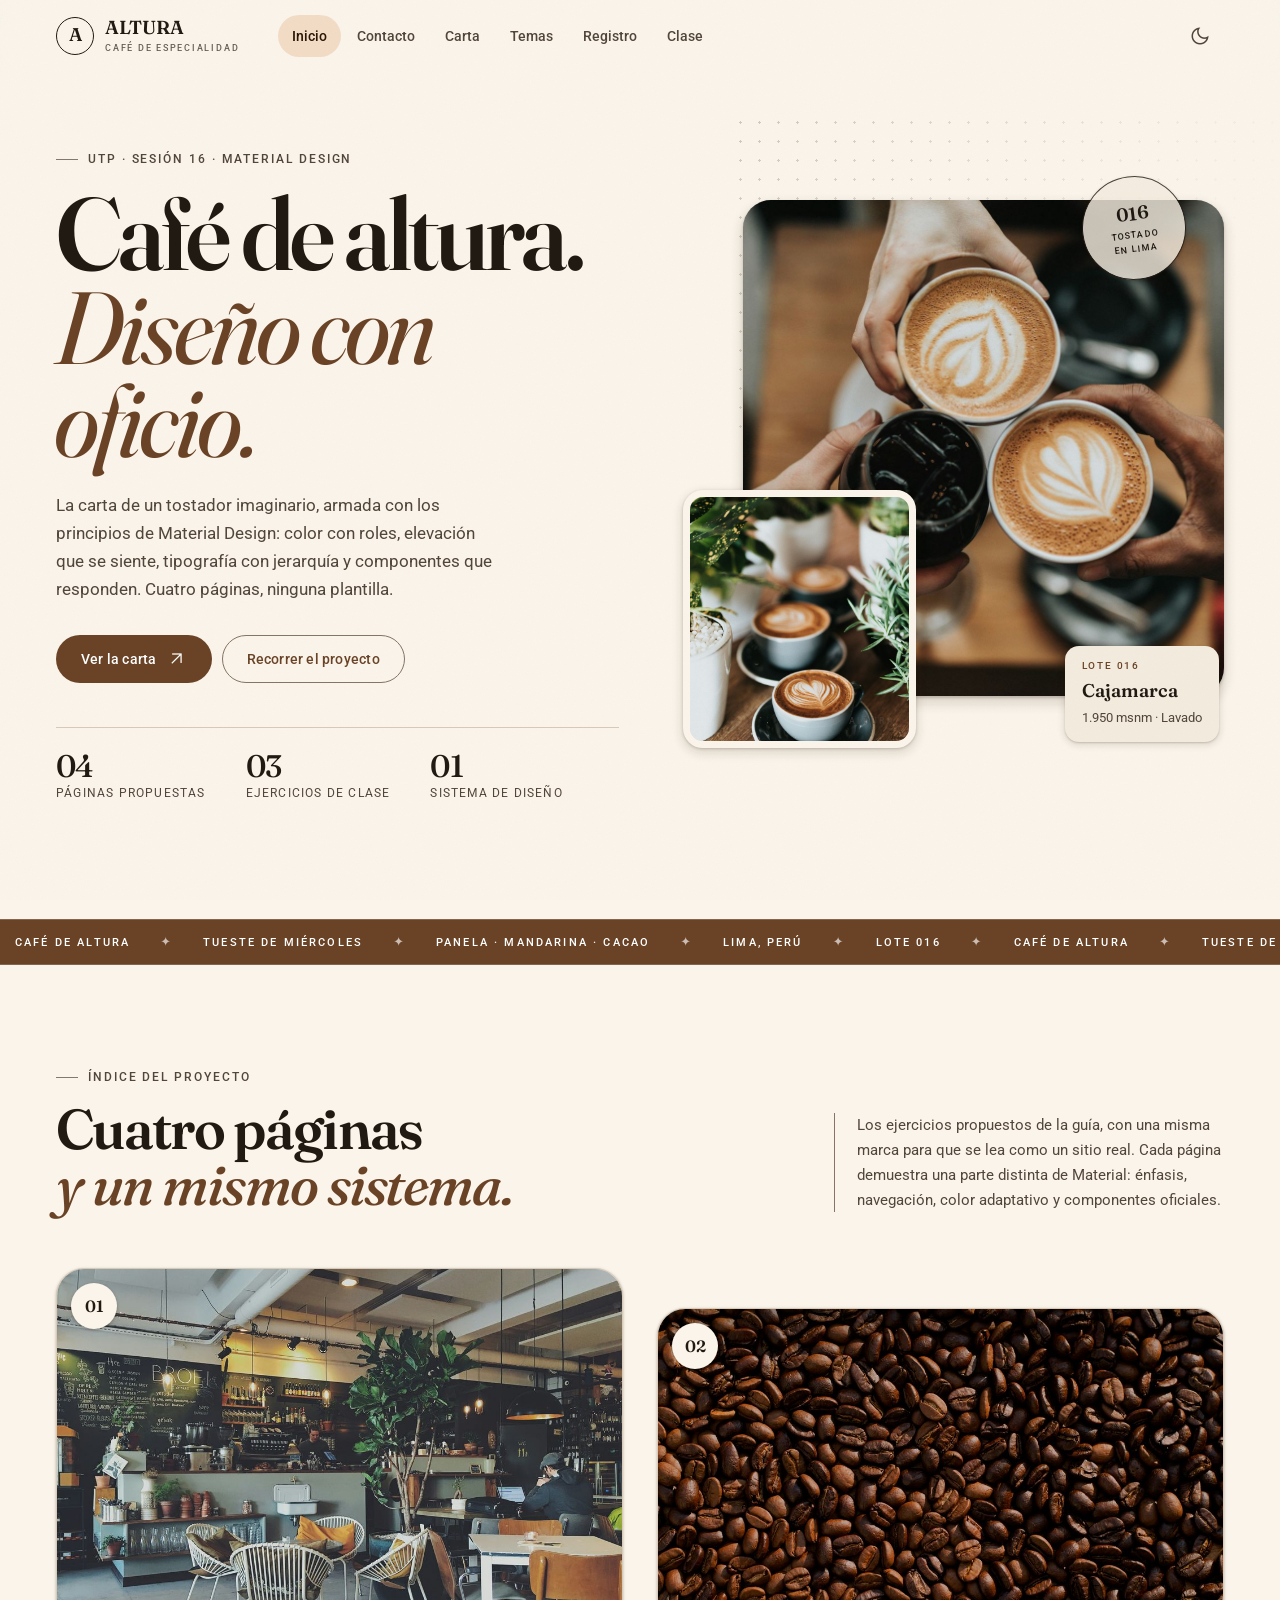
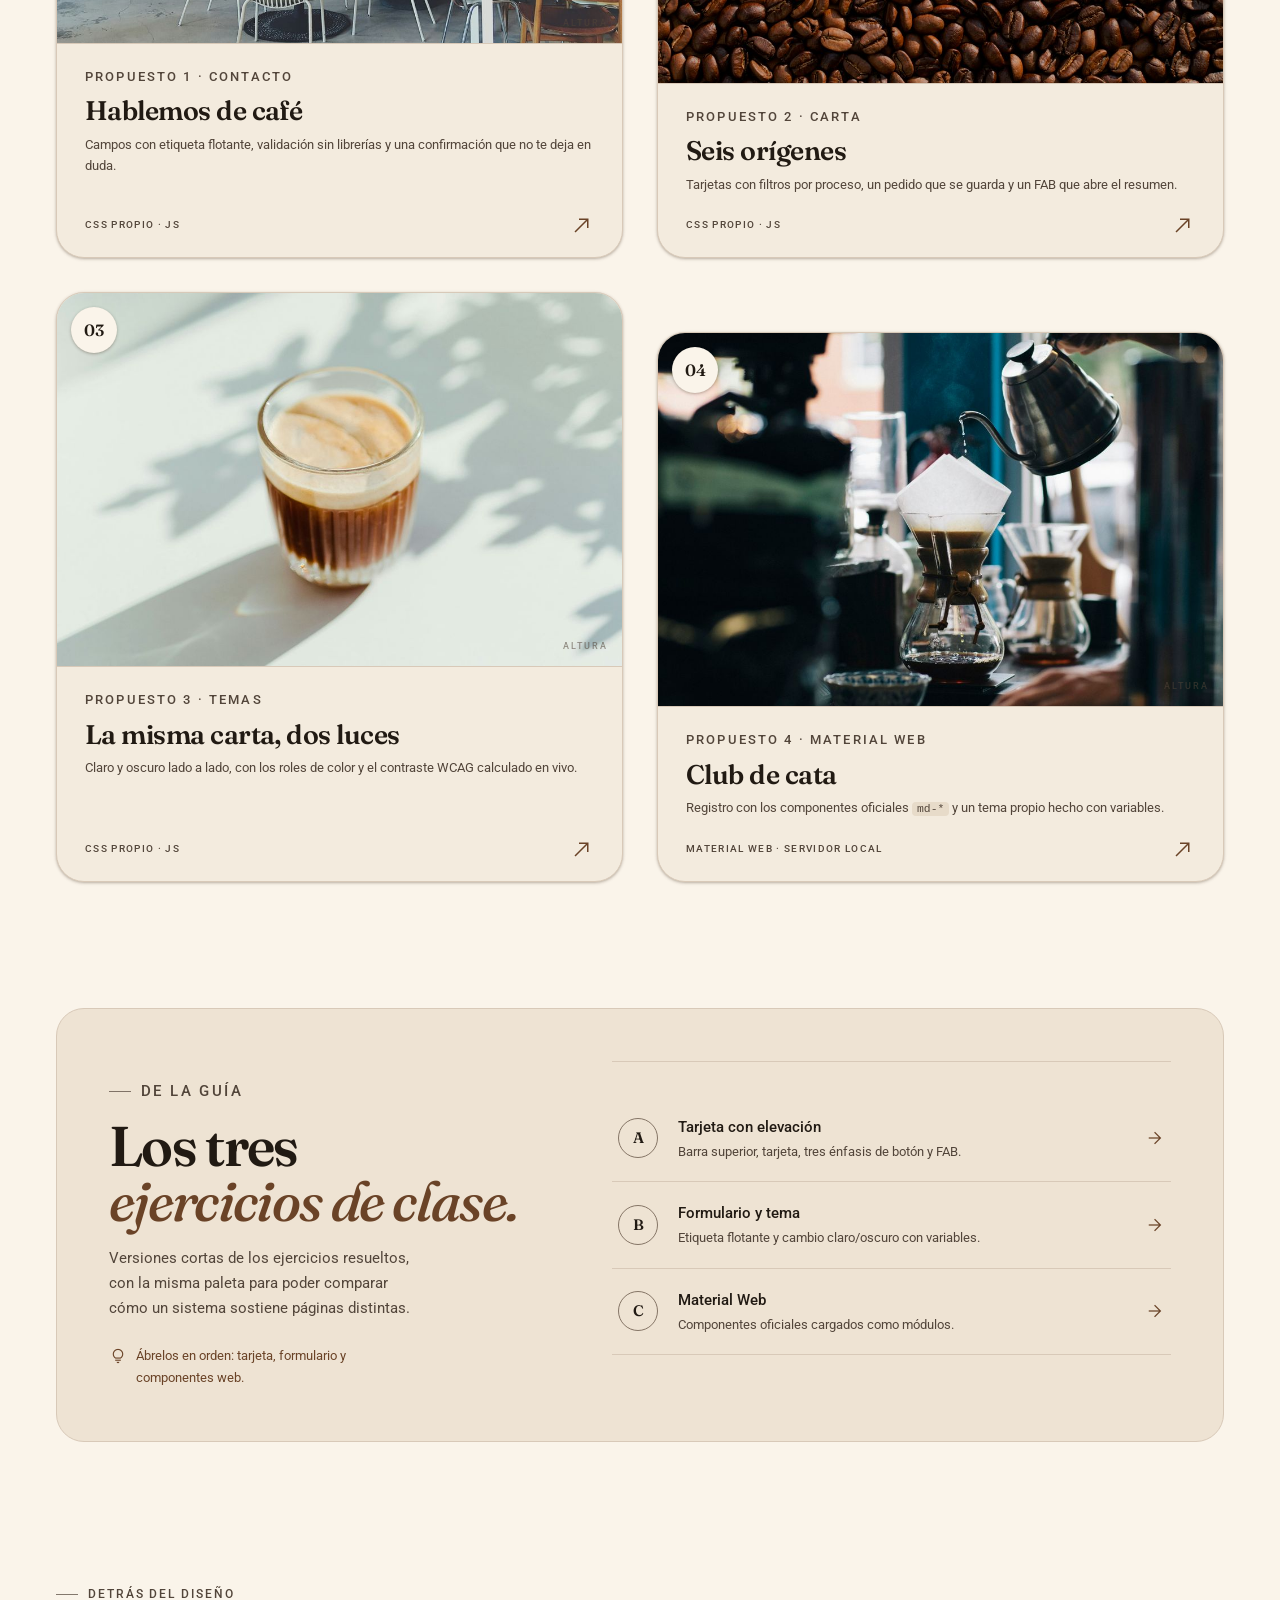
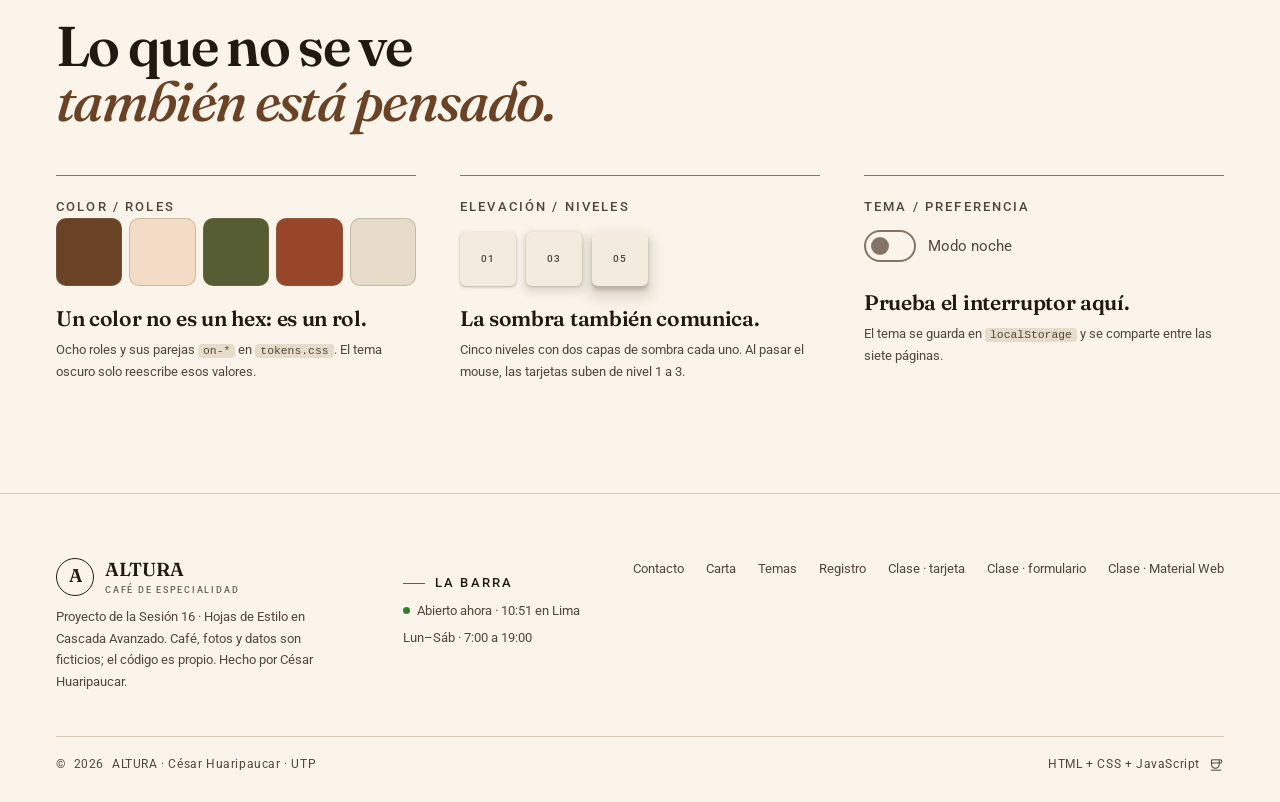
<file: index.html>
<!DOCTYPE html>
<html lang="es" data-tema="claro">
<head>
  <meta charset="UTF-8">
  <meta name="viewport" content="width=device-width, initial-scale=1.0">
  <title>ALTURA · Café de especialidad — Sesión 16</title>
  <meta name="description" content="Proyecto de Material Design para la Sesión 16: carta de café, contacto, temas claro/oscuro y registro con Material Web. HTML, CSS y JavaScript propios.">
  <link rel="icon" href="assets/img/favicon.svg" type="image/svg+xml">
  <link rel="preload" as="image" href="assets/img/hero-amigos.jpg" fetchpriority="high">
  <link rel="preconnect" href="https://fonts.googleapis.com">
  <link rel="preconnect" href="https://fonts.gstatic.com" crossorigin>
  <link href="https://fonts.googleapis.com/css2?family=Fraunces:ital,opsz,wght@0,9..144,400..700;1,9..144,400..700&family=Roboto:wght@400;500;700&display=swap" rel="stylesheet">
  <link href="https://fonts.googleapis.com/css2?family=Material+Symbols+Outlined:opsz,wght,FILL,GRAD@20..48,300..500,0..1,0&display=swap" rel="stylesheet">
  <script src="assets/js/theme.js"></script>
  <link rel="stylesheet" href="assets/css/tokens.css">
  <link rel="stylesheet" href="assets/css/components.css">
  <link rel="stylesheet" href="assets/css/menu.css">
</head>
<body data-pagina="inicio">
  <a class="salto-contenido" href="#contenido">Saltar al contenido</a>

  <header class="topbar" data-topbar data-nav="cerrada">
    <div class="topbar__inner">
      <a class="marca" href="index.html" aria-label="ALTURA, inicio">
        <span class="marca__sello" aria-hidden="true">A</span>
        <span class="marca__texto">ALTURA<small>café de especialidad</small></span>
      </a>
      <nav class="nav" id="nav-principal" aria-label="Navegación principal">
        <a class="nav__enlace" data-nav="inicio" href="index.html">Inicio</a>
        <a class="nav__enlace" data-nav="contacto" href="propuesto-1-contacto/index.html">Contacto</a>
        <a class="nav__enlace" data-nav="carta" href="propuesto-2-carta/index.html">Carta</a>
        <a class="nav__enlace" data-nav="temas" href="propuesto-3-temas/index.html">Temas</a>
        <a class="nav__enlace" data-nav="registro" href="propuesto-4-registro/index.html">Registro</a>
        <a class="nav__enlace" data-nav="clase" href="#clase">Clase</a>
      </nav>
      <div class="topbar__acciones">
        <button class="icon-btn" type="button" data-tema-toggle aria-pressed="false" aria-label="Activar tema oscuro">
          <span class="material-symbols-outlined" data-tema-icono aria-hidden="true">dark_mode</span>
        </button>
        <button class="icon-btn nav-abrir" type="button" data-nav-toggle aria-expanded="false" aria-controls="nav-principal" aria-label="Abrir menú">
          <span class="material-symbols-outlined" aria-hidden="true">menu</span>
        </button>
      </div>
    </div>
  </header>

  <main id="contenido">
    <!-- Portada -->
    <section class="hero">
      <div class="contenedor hero__rejilla">
        <div class="hero__texto">
          <p class="etiqueta" data-revelar>UTP · Sesión 16 · Material Design</p>
          <h1 class="hero__titulo" data-revelar style="--retraso:60ms">
            Café de altura.<br><em>Diseño con oficio.</em>
          </h1>
          <p class="hero__bajada" data-revelar style="--retraso:120ms">
            La carta de un tostador imaginario, armada con los principios de
            Material Design: color con roles, elevación que se siente, tipografía
            con jerarquía y componentes que responden. Cuatro páginas, ninguna plantilla.
          </p>
          <div class="hero__acciones" data-revelar style="--retraso:180ms">
            <a class="btn btn--relleno" href="propuesto-2-carta/index.html">
              Ver la carta
              <span class="material-symbols-outlined" aria-hidden="true">arrow_outward</span>
            </a>
            <a class="btn btn--contorno" href="#proyecto">Recorrer el proyecto</a>
          </div>
          <dl class="hero__datos" data-revelar style="--retraso:240ms">
            <div>
              <dt>04</dt>
              <dd>páginas propuestas</dd>
            </div>
            <div>
              <dt>03</dt>
              <dd>ejercicios de clase</dd>
            </div>
            <div>
              <dt>01</dt>
              <dd>sistema de diseño</dd>
            </div>
          </dl>
        </div>

        <div class="hero__visual" data-revelar style="--retraso:160ms">
          <figure class="hero__principal media">
            <img data-foto fetchpriority="high"
                 src="assets/img/hero-amigos.jpg"
                 alt="Tres manos brindando con tazas de café con latte art">
          </figure>
          <figure class="hero__secundaria media">
            <img data-foto
                 src="assets/img/hero-lattes.jpg"
                 alt="Tazas de latte junto a plantas en una mesa de café">
          </figure>
          <div class="hero__ficha">
            <span class="hero__ficha-lote">Lote 016</span>
            <strong>Cajamarca</strong>
            <span>1.950 msnm · Lavado</span>
          </div>
          <span class="sello hero__sello" aria-hidden="true">
            <strong>016</strong>
            tostado<br>en Lima
          </span>
        </div>
      </div>
    </section>

    <div class="pleca" aria-hidden="true">
      <div class="pleca__pista">
        <div class="pleca__grupo">
          <span>Café de altura</span><span>Tueste de miércoles</span><span>Panela · mandarina · cacao</span><span>Lima, Perú</span><span>Lote 016</span>
        </div>
        <div class="pleca__grupo">
          <span>Café de altura</span><span>Tueste de miércoles</span><span>Panela · mandarina · cacao</span><span>Lima, Perú</span><span>Lote 016</span>
        </div>
      </div>
    </div>

    <!-- Índice de páginas -->
    <section class="proyecto" id="proyecto">
      <div class="contenedor">
        <header class="proyecto__cabecera" data-revelar>
          <div>
            <p class="etiqueta">Índice del proyecto</p>
            <h2 class="titulo-seccion">Cuatro páginas<br><em>y un mismo sistema.</em></h2>
          </div>
          <p class="proyecto__nota">
            Los ejercicios propuestos de la guía, con una misma marca para que se lea
            como un sitio real. Cada página demuestra una parte distinta de Material:
            énfasis, navegación, color adaptativo y componentes oficiales.
          </p>
        </header>

        <div class="fichas">
          <a class="ficha" href="propuesto-1-contacto/index.html" data-revelar>
            <figure class="ficha__media media">
              <img data-foto loading="lazy"
                   src="assets/img/cafeteria-interior.jpg"
                   alt="Interior de cafetería con mesas, plantas y luz cálida">
              <span class="ficha__num" aria-hidden="true">01</span>
            </figure>
            <div class="ficha__cuerpo">
              <p class="ficha__tipo">Propuesto 1 · Contacto</p>
              <h3>Hablemos de café</h3>
              <p>Campos con etiqueta flotante, validación sin librerías y una confirmación que no te deja en duda.</p>
              <span class="ficha__pie">
                <span class="ficha__tags">CSS propio · JS</span>
                <span class="material-symbols-outlined" aria-hidden="true">north_east</span>
              </span>
            </div>
          </a>

          <a class="ficha" href="propuesto-2-carta/index.html" data-revelar style="--retraso:80ms">
            <figure class="ficha__media media">
              <img data-foto loading="lazy"
                   src="assets/img/granos-tostados.jpg"
                   alt="Granos de café tostados en primer plano">
              <span class="ficha__num" aria-hidden="true">02</span>
            </figure>
            <div class="ficha__cuerpo">
              <p class="ficha__tipo">Propuesto 2 · Carta</p>
              <h3>Seis orígenes</h3>
              <p>Tarjetas con filtros por proceso, un pedido que se guarda y un FAB que abre el resumen.</p>
              <span class="ficha__pie">
                <span class="ficha__tags">CSS propio · JS</span>
                <span class="material-symbols-outlined" aria-hidden="true">north_east</span>
              </span>
            </div>
          </a>

          <a class="ficha" href="propuesto-3-temas/index.html" data-revelar style="--retraso:120ms">
            <figure class="ficha__media media">
              <img data-foto loading="lazy"
                   src="assets/img/filtrado-luz.jpg"
                   alt="Café filtrado en un vaso junto a la ventana">
              <span class="ficha__num" aria-hidden="true">03</span>
            </figure>
            <div class="ficha__cuerpo">
              <p class="ficha__tipo">Propuesto 3 · Temas</p>
              <h3>La misma carta, dos luces</h3>
              <p>Claro y oscuro lado a lado, con los roles de color y el contraste WCAG calculado en vivo.</p>
              <span class="ficha__pie">
                <span class="ficha__tags">CSS propio · JS</span>
                <span class="material-symbols-outlined" aria-hidden="true">north_east</span>
              </span>
            </div>
          </a>

          <a class="ficha" href="propuesto-4-registro/index.html" data-revelar style="--retraso:160ms">
            <figure class="ficha__media media">
              <img data-foto loading="lazy"
                   src="assets/img/barra-filtrado.jpg"
                   alt="Barista preparando café filtrado en la barra">
              <span class="ficha__num" aria-hidden="true">04</span>
            </figure>
            <div class="ficha__cuerpo">
              <p class="ficha__tipo">Propuesto 4 · Material Web</p>
              <h3>Club de cata</h3>
              <p>Registro con los componentes oficiales <code>md-*</code> y un tema propio hecho con variables.</p>
              <span class="ficha__pie">
                <span class="ficha__tags">Material Web · Servidor local</span>
                <span class="material-symbols-outlined" aria-hidden="true">north_east</span>
              </span>
            </div>
          </a>
        </div>
      </div>
    </section>

    <!-- Ejercicios de clase -->
    <section class="clase" id="clase">
      <div class="contenedor clase__rejilla">
        <div class="clase__intro" data-revelar>
          <p class="etiqueta">De la guía</p>
          <h2 class="titulo-seccion">Los tres<br><em>ejercicios de clase.</em></h2>
          <p>Versiones cortas de los ejercicios resueltos, con la misma paleta para poder comparar cómo un sistema sostiene páginas distintas.</p>
          <p class="clase__nota">
            <span class="material-symbols-outlined" aria-hidden="true">lightbulb</span>
            Ábrelos en orden: tarjeta, formulario y componentes web.
          </p>
        </div>

        <div class="clase__lista" data-revelar style="--retraso:100ms">
          <a class="clase__fila" href="resueltos/tarjeta/index.html">
            <span class="clase__letra" aria-hidden="true">A</span>
            <span class="clase__texto">
              <strong>Tarjeta con elevación</strong>
              <small>Barra superior, tarjeta, tres énfasis de botón y FAB.</small>
            </span>
            <span class="material-symbols-outlined clase__flecha" aria-hidden="true">arrow_forward</span>
          </a>
          <a class="clase__fila" href="resueltos/formulario/index.html">
            <span class="clase__letra" aria-hidden="true">B</span>
            <span class="clase__texto">
              <strong>Formulario y tema</strong>
              <small>Etiqueta flotante y cambio claro/oscuro con variables.</small>
            </span>
            <span class="material-symbols-outlined clase__flecha" aria-hidden="true">arrow_forward</span>
          </a>
          <a class="clase__fila" href="resueltos/material-web/index.html">
            <span class="clase__letra" aria-hidden="true">C</span>
            <span class="clase__texto">
              <strong>Material Web</strong>
              <small>Componentes oficiales cargados como módulos.</small>
            </span>
            <span class="material-symbols-outlined clase__flecha" aria-hidden="true">arrow_forward</span>
          </a>
        </div>
      </div>
    </section>

    <!-- Detrás del diseño -->
    <section class="sistema" id="sistema">
      <div class="contenedor">
        <header class="sistema__cabecera" data-revelar>
          <p class="etiqueta">Detrás del diseño</p>
          <h2 class="titulo-seccion">Lo que no se ve<br><em>también está pensado.</em></h2>
        </header>
        <div class="sistema__rejilla">
          <article class="sistema__celda" data-revelar>
            <p class="sistema__rotulo">Color / roles</p>
            <div class="muestras" aria-hidden="true">
              <span style="background: var(--primary)"></span>
              <span style="background: var(--primary-container)"></span>
              <span style="background: var(--secondary)"></span>
              <span style="background: var(--tertiary)"></span>
              <span style="background: var(--surface-container-high)"></span>
            </div>
            <h3>Un color no es un hex: es un rol.</h3>
            <p>Ocho roles y sus parejas <code>on-*</code> en <code>tokens.css</code>. El tema oscuro solo reescribe esos valores.</p>
          </article>

          <article class="sistema__celda" data-revelar style="--retraso:80ms">
            <p class="sistema__rotulo">Elevación / niveles</p>
            <div class="niveles" aria-hidden="true">
              <span class="nivel nivel--1">01</span>
              <span class="nivel nivel--3">03</span>
              <span class="nivel nivel--5">05</span>
            </div>
            <h3>La sombra también comunica.</h3>
            <p>Cinco niveles con dos capas de sombra cada uno. Al pasar el mouse, las tarjetas suben de nivel 1 a 3.</p>
          </article>

          <article class="sistema__celda" data-revelar style="--retraso:160ms">
            <p class="sistema__rotulo">Tema / preferencia</p>
            <label class="interruptor" for="tema-menu">
              <input type="checkbox" id="tema-menu" data-tema-switch>
              <span class="interruptor__pista" aria-hidden="true"></span>
              <span class="interruptor__texto">Modo noche</span>
            </label>
            <h3>Prueba el interruptor aquí.</h3>
            <p>El tema se guarda en <code>localStorage</code> y se comparte entre las siete páginas.</p>
          </article>
        </div>
      </div>
    </section>
  </main>

  <footer class="pie">
    <div class="contenedor">
      <div class="pie__rejilla">
        <div>
          <a class="marca" href="index.html" aria-label="ALTURA, inicio">
            <span class="marca__sello" aria-hidden="true">A</span>
            <span class="marca__texto">ALTURA<small>café de especialidad</small></span>
          </a>
          <p class="pie__nota">
            Proyecto de la Sesión 16 · Hojas de Estilo en Cascada Avanzado.
            Café, fotos y datos son ficticios; el código es propio. Hecho por César Huaripaucar.
          </p>
        </div>
        <div class="pie__horario">
          <p class="etiqueta">La barra</p>
          <p><span data-estado>Abierto ahora</span> · <span data-reloj>--:--</span> en Lima</p>
          <p>Lun–Sáb · 7:00 a 19:00</p>
        </div>
        <nav class="pie__enlaces" aria-label="Enlaces del proyecto">
          <a href="propuesto-1-contacto/index.html">Contacto</a>
          <a href="propuesto-2-carta/index.html">Carta</a>
          <a href="propuesto-3-temas/index.html">Temas</a>
          <a href="propuesto-4-registro/index.html">Registro</a>
          <a href="resueltos/tarjeta/index.html">Clase · tarjeta</a>
          <a href="resueltos/formulario/index.html">Clase · formulario</a>
          <a href="resueltos/material-web/index.html">Clase · Material Web</a>
        </nav>
      </div>
      <div class="pie__firma">
        <span>© <span data-anio>2026</span> ALTURA · César Huaripaucar · UTP</span>
        <span>HTML + CSS + JavaScript <span class="material-symbols-outlined" aria-hidden="true">coffee</span></span>
      </div>
    </div>
  </footer>

  <script src="assets/js/ui.js" defer></script>
</body>
</html>
</file>
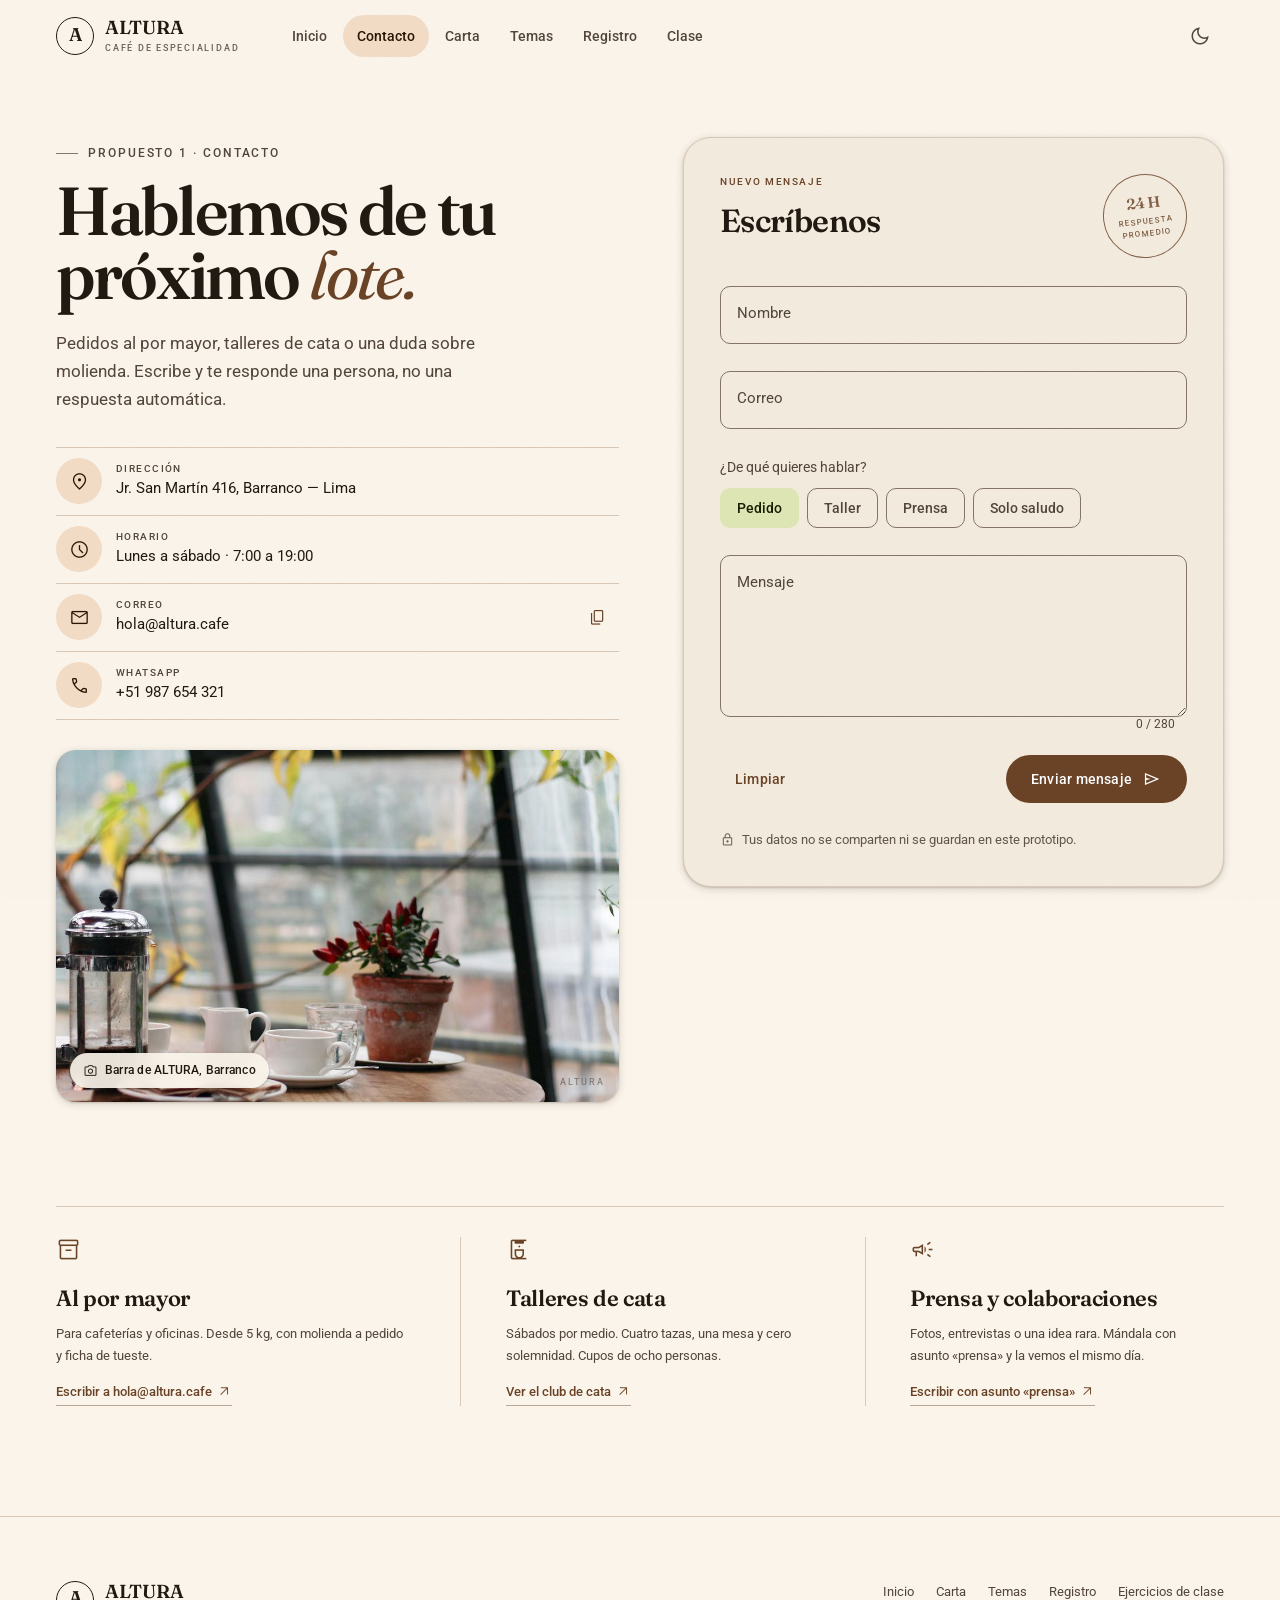
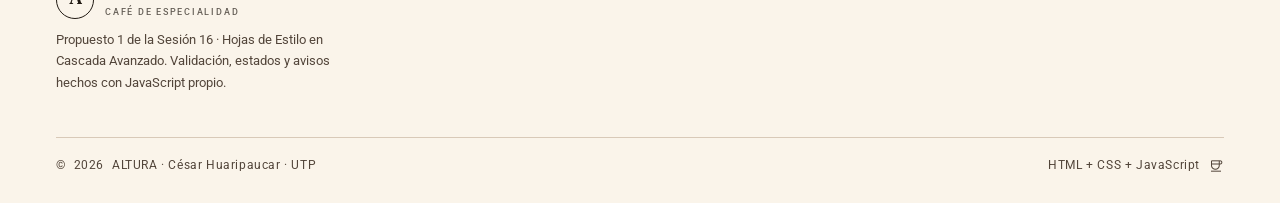
<file: propuesto-1-contacto/index.html>
<!DOCTYPE html>
<html lang="es" data-tema="claro">
<head>
  <meta charset="UTF-8">
  <meta name="viewport" content="width=device-width, initial-scale=1.0">
  <title>Contacto · ALTURA — Sesión 16</title>
  <meta name="description" content="Página de contacto de ALTURA: campos con etiqueta flotante, validación propia y respuestas claras. Ejercicio 1 de la Sesión 16.">
  <link rel="icon" href="../assets/img/favicon.svg" type="image/svg+xml">
  <link rel="preconnect" href="https://fonts.googleapis.com">
  <link rel="preconnect" href="https://fonts.gstatic.com" crossorigin>
  <link href="https://fonts.googleapis.com/css2?family=Fraunces:ital,opsz,wght@0,9..144,400..700;1,9..144,400..700&family=Roboto:wght@400;500;700&display=swap" rel="stylesheet">
  <link href="https://fonts.googleapis.com/css2?family=Material+Symbols+Outlined:opsz,wght,FILL,GRAD@20..48,300..500,0..1,0&display=swap" rel="stylesheet">
  <script src="../assets/js/theme.js"></script>
  <link rel="stylesheet" href="../assets/css/tokens.css">
  <link rel="stylesheet" href="../assets/css/components.css">
  <link rel="stylesheet" href="contacto.css">
</head>
<body data-pagina="contacto">
  <a class="salto-contenido" href="#contenido">Saltar al contenido</a>

  <header class="topbar" data-topbar data-nav="cerrada">
    <div class="topbar__inner">
      <a class="marca" href="../index.html" aria-label="ALTURA, inicio">
        <span class="marca__sello" aria-hidden="true">A</span>
        <span class="marca__texto">ALTURA<small>café de especialidad</small></span>
      </a>
      <nav class="nav" id="nav-principal" aria-label="Navegación principal">
        <a class="nav__enlace" data-nav="inicio" href="../index.html">Inicio</a>
        <a class="nav__enlace" data-nav="contacto" href="index.html">Contacto</a>
        <a class="nav__enlace" data-nav="carta" href="../propuesto-2-carta/index.html">Carta</a>
        <a class="nav__enlace" data-nav="temas" href="../propuesto-3-temas/index.html">Temas</a>
        <a class="nav__enlace" data-nav="registro" href="../propuesto-4-registro/index.html">Registro</a>
        <a class="nav__enlace" data-nav="clase" href="../index.html#clase">Clase</a>
      </nav>
      <div class="topbar__acciones">
        <button class="icon-btn" type="button" data-tema-toggle aria-pressed="false" aria-label="Activar tema oscuro">
          <span class="material-symbols-outlined" data-tema-icono aria-hidden="true">dark_mode</span>
        </button>
        <button class="icon-btn nav-abrir" type="button" data-nav-toggle aria-expanded="false" aria-controls="nav-principal" aria-label="Abrir menú">
          <span class="material-symbols-outlined" aria-hidden="true">menu</span>
        </button>
      </div>
    </div>
  </header>

  <main id="contenido" class="pagina">
    <div class="contenedor">
      <div class="contacto">
        <section class="contacto__intro" aria-labelledby="titulo-contacto">
          <p class="etiqueta" data-revelar>Propuesto 1 · Contacto</p>
          <h1 class="titulo-pagina" id="titulo-contacto" data-revelar style="--retraso:50ms">
            Hablemos de tu<br>próximo <em>lote.</em>
          </h1>
          <p class="contacto__bajada" data-revelar style="--retraso:100ms">
            Pedidos al por mayor, talleres de cata o una duda sobre molienda.
            Escribe y te responde una persona, no una respuesta automática.
          </p>

          <ul class="datos" data-revelar style="--retraso:150ms">
            <li class="dato">
              <span class="dato__icono material-symbols-outlined" aria-hidden="true">location_on</span>
              <span class="dato__texto">
                <strong>Dirección</strong>
                Jr. San Martín 416, Barranco — Lima
              </span>
            </li>
            <li class="dato">
              <span class="dato__icono material-symbols-outlined" aria-hidden="true">schedule</span>
              <span class="dato__texto">
                <strong>Horario</strong>
                Lunes a sábado · 7:00 a 19:00
              </span>
            </li>
            <li class="dato">
              <span class="dato__icono material-symbols-outlined" aria-hidden="true">mail</span>
              <span class="dato__texto">
                <strong>Correo</strong>
                hola@altura.cafe
              </span>
              <button class="icon-btn dato__copiar" type="button" data-copiar-correo aria-label="Copiar el correo hola@altura.cafe">
                <span class="material-symbols-outlined" aria-hidden="true">content_copy</span>
              </button>
            </li>
            <li class="dato">
              <span class="dato__icono material-symbols-outlined" aria-hidden="true">call</span>
              <span class="dato__texto">
                <strong>WhatsApp</strong>
                +51 987 654 321
              </span>
            </li>
          </ul>

          <figure class="contacto__foto media" data-revelar style="--retraso:200ms">
            <img data-foto loading="lazy" src="../assets/img/cafeteria-sol.jpg" alt="Mesa de cafetería junto a una ventana con plantas y luz de mañana">
            <figcaption class="contacto__leyenda">
              <span class="material-symbols-outlined" aria-hidden="true">photo_camera</span>
              Barra de ALTURA, Barranco
            </figcaption>
          </figure>
        </section>

        <section class="form-panel" aria-labelledby="titulo-formulario" data-revelar style="--retraso:120ms">
          <header class="form-panel__cabecera">
            <div>
              <p class="form-panel__tipo">Nuevo mensaje</p>
              <h2 id="titulo-formulario">Escríbenos</h2>
            </div>
            <span class="sello form-panel__sello" aria-hidden="true">
              <strong>24 h</strong>
              respuesta<br>promedio
            </span>
          </header>

          <form class="formulario" id="formulario-contacto" novalidate>
            <div class="campo" data-campo>
              <input type="text" id="nombre" name="nombre" placeholder=" " autocomplete="name" required aria-describedby="error-nombre">
              <label for="nombre">Nombre</label>
              <p class="campo__error" id="error-nombre">Escribe tu nombre (mínimo 2 letras).</p>
            </div>

            <div class="campo" data-campo>
              <input type="email" id="correo" name="correo" placeholder=" " autocomplete="email" required aria-describedby="error-correo">
              <label for="correo">Correo</label>
              <p class="campo__error" id="error-correo">Revisa el correo: falta el @ o el dominio.</p>
            </div>

            <fieldset class="motivos">
              <legend>¿De qué quieres hablar?</legend>
              <div class="motivos__chips">
                <button class="chip" type="button" aria-pressed="true" data-motivo="pedido">Pedido</button>
                <button class="chip" type="button" aria-pressed="false" data-motivo="taller">Taller</button>
                <button class="chip" type="button" aria-pressed="false" data-motivo="prensa">Prensa</button>
                <button class="chip" type="button" aria-pressed="false" data-motivo="saludo">Solo saludo</button>
              </div>
            </fieldset>

            <div class="campo" data-campo>
              <textarea id="mensaje" name="mensaje" placeholder=" " maxlength="280" rows="5" required aria-describedby="error-mensaje contador-mensaje"></textarea>
              <label for="mensaje">Mensaje</label>
              <p class="campo__error" id="error-mensaje">Cuéntanos un poco más (mínimo 10 caracteres).</p>
              <p class="campo__contador" id="contador-mensaje" aria-live="polite">0 / 280</p>
            </div>

            <div class="formulario__pie">
              <button class="btn btn--texto" type="button" data-limpiar>Limpiar</button>
              <button class="btn btn--relleno" type="submit" data-enviar>
                <span data-enviar-texto>Enviar mensaje</span>
                <span class="material-symbols-outlined" data-enviar-icono aria-hidden="true">send</span>
              </button>
            </div>
            <p class="formulario__nota">
              <span class="material-symbols-outlined" aria-hidden="true">lock</span>
              Tus datos no se comparten ni se guardan en este prototipo.
            </p>
          </form>
        </section>
      </div>

      <section class="atajos" aria-labelledby="titulo-atajos">
        <h2 class="visualmente-oculto" id="titulo-atajos">Atajos de contacto</h2>
        <article class="atajo" data-revelar>
          <span class="atajo__icono material-symbols-outlined" aria-hidden="true">inventory_2</span>
          <h3>Al por mayor</h3>
          <p>Para cafeterías y oficinas. Desde 5 kg, con molienda a pedido y ficha de tueste.</p>
          <a class="atajo__enlace" href="mailto:hola@altura.cafe?subject=Pedido%20al%20por%20mayor">Escribir a hola@altura.cafe <span class="material-symbols-outlined" aria-hidden="true">arrow_outward</span></a>
        </article>
        <article class="atajo" data-revelar style="--retraso:70ms">
          <span class="atajo__icono material-symbols-outlined" aria-hidden="true">coffee_maker</span>
          <h3>Talleres de cata</h3>
          <p>Sábados por medio. Cuatro tazas, una mesa y cero solemnidad. Cupos de ocho personas.</p>
          <a class="atajo__enlace" href="../propuesto-4-registro/index.html">Ver el club de cata <span class="material-symbols-outlined" aria-hidden="true">arrow_outward</span></a>
        </article>
        <article class="atajo" data-revelar style="--retraso:140ms">
          <span class="atajo__icono material-symbols-outlined" aria-hidden="true">campaign</span>
          <h3>Prensa y colaboraciones</h3>
          <p>Fotos, entrevistas o una idea rara. Mándala con asunto «prensa» y la vemos el mismo día.</p>
          <a class="atajo__enlace" href="mailto:hola@altura.cafe?subject=prensa">Escribir con asunto «prensa» <span class="material-symbols-outlined" aria-hidden="true">arrow_outward</span></a>
        </article>
      </section>
    </div>
  </main>

  <footer class="pie">
    <div class="contenedor">
      <div class="pie__rejilla">
        <div>
          <a class="marca" href="../index.html" aria-label="ALTURA, inicio">
            <span class="marca__sello" aria-hidden="true">A</span>
            <span class="marca__texto">ALTURA<small>café de especialidad</small></span>
          </a>
          <p class="pie__nota">
            Propuesto 1 de la Sesión 16 · Hojas de Estilo en Cascada Avanzado.
            Validación, estados y avisos hechos con JavaScript propio.
          </p>
        </div>
        <nav class="pie__enlaces" aria-label="Enlaces del proyecto">
          <a href="../index.html">Inicio</a>
          <a href="../propuesto-2-carta/index.html">Carta</a>
          <a href="../propuesto-3-temas/index.html">Temas</a>
          <a href="../propuesto-4-registro/index.html">Registro</a>
          <a href="../index.html#clase">Ejercicios de clase</a>
        </nav>
      </div>
      <div class="pie__firma">
        <span>© <span data-anio>2026</span> ALTURA · César Huaripaucar · UTP</span>
        <span>HTML + CSS + JavaScript <span class="material-symbols-outlined" aria-hidden="true">coffee</span></span>
      </div>
    </div>
  </footer>

  <script src="../assets/js/ui.js" defer></script>
  <script src="contacto.js" defer></script>
</body>
</html>
</file>
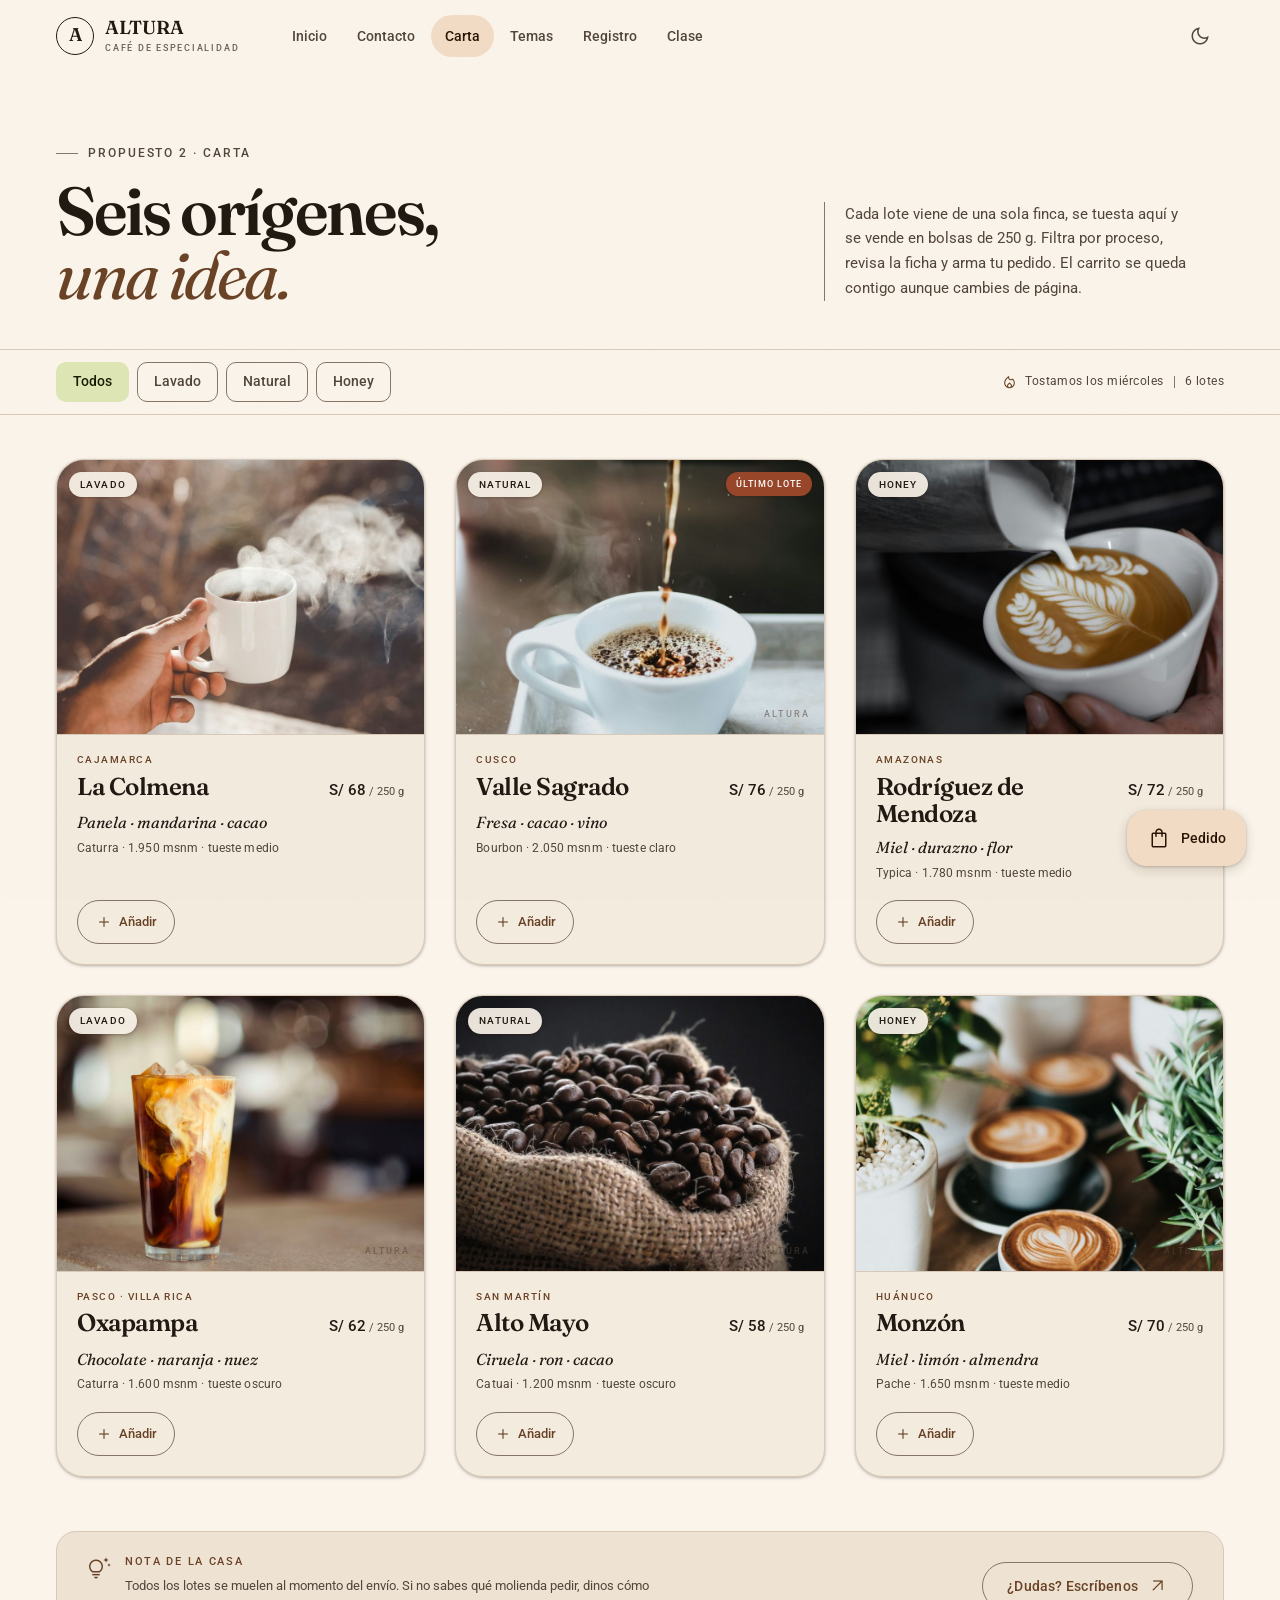
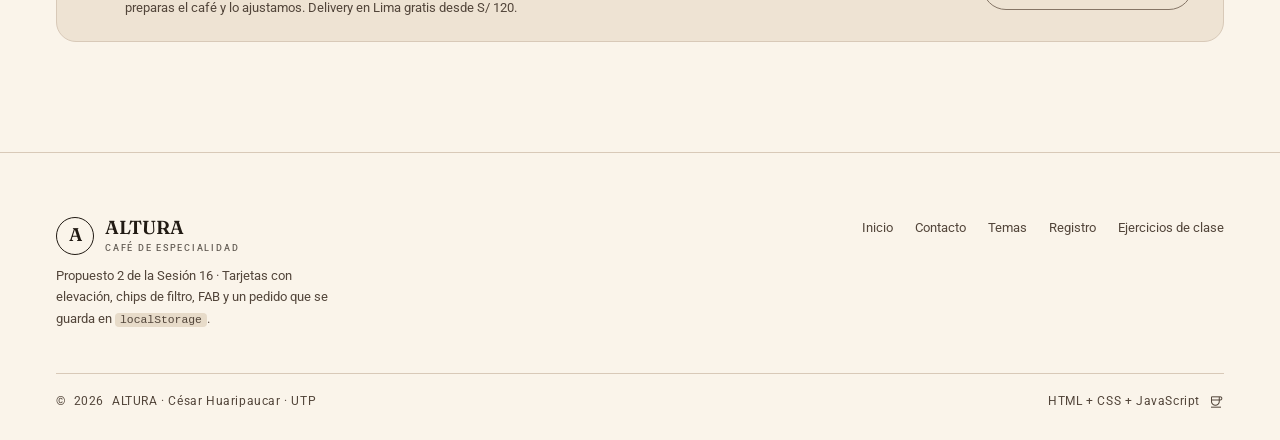
<file: propuesto-2-carta/index.html>
<!DOCTYPE html>
<html lang="es" data-tema="claro">
<head>
  <meta charset="UTF-8">
  <meta name="viewport" content="width=device-width, initial-scale=1.0">
  <title>Carta de orígenes · ALTURA — Sesión 16</title>
  <meta name="description" content="Carta con seis lotes de café de especialidad, filtros por proceso, tarjetas con elevación, carrito persistente y FAB. Ejercicio 2 de la Sesión 16.">
  <link rel="icon" href="../assets/img/favicon.svg" type="image/svg+xml">
  <link rel="preconnect" href="https://fonts.googleapis.com">
  <link rel="preconnect" href="https://fonts.gstatic.com" crossorigin>
  <link href="https://fonts.googleapis.com/css2?family=Fraunces:ital,opsz,wght@0,9..144,400..700;1,9..144,400..700&family=Roboto:wght@400;500;700&display=swap" rel="stylesheet">
  <link href="https://fonts.googleapis.com/css2?family=Material+Symbols+Outlined:opsz,wght,FILL,GRAD@20..48,300..500,0..1,0&display=swap" rel="stylesheet">
  <script src="../assets/js/theme.js"></script>
  <link rel="stylesheet" href="../assets/css/tokens.css">
  <link rel="stylesheet" href="../assets/css/components.css">
  <link rel="stylesheet" href="carta.css">
</head>
<body data-pagina="carta">
  <a class="salto-contenido" href="#contenido">Saltar al contenido</a>

  <header class="topbar" data-topbar data-nav="cerrada">
    <div class="topbar__inner">
      <a class="marca" href="../index.html" aria-label="ALTURA, inicio">
        <span class="marca__sello" aria-hidden="true">A</span>
        <span class="marca__texto">ALTURA<small>café de especialidad</small></span>
      </a>
      <nav class="nav" id="nav-principal" aria-label="Navegación principal">
        <a class="nav__enlace" data-nav="inicio" href="../index.html">Inicio</a>
        <a class="nav__enlace" data-nav="contacto" href="../propuesto-1-contacto/index.html">Contacto</a>
        <a class="nav__enlace" data-nav="carta" href="index.html">Carta</a>
        <a class="nav__enlace" data-nav="temas" href="../propuesto-3-temas/index.html">Temas</a>
        <a class="nav__enlace" data-nav="registro" href="../propuesto-4-registro/index.html">Registro</a>
        <a class="nav__enlace" data-nav="clase" href="../index.html#clase">Clase</a>
      </nav>
      <div class="topbar__acciones">
        <button class="icon-btn" type="button" data-tema-toggle aria-pressed="false" aria-label="Activar tema oscuro">
          <span class="material-symbols-outlined" data-tema-icono aria-hidden="true">dark_mode</span>
        </button>
        <button class="icon-btn nav-abrir" type="button" data-nav-toggle aria-expanded="false" aria-controls="nav-principal" aria-label="Abrir menú">
          <span class="material-symbols-outlined" aria-hidden="true">menu</span>
        </button>
      </div>
    </div>
  </header>

  <main id="contenido">
    <section class="carta-hero">
      <div class="contenedor carta-hero__rejilla">
        <div data-revelar>
          <p class="etiqueta">Propuesto 2 · Carta</p>
          <h1 class="titulo-pagina">Seis orígenes,<br><em>una idea.</em></h1>
        </div>
        <p class="carta-hero__bajada" data-revelar style="--retraso:80ms">
          Cada lote viene de una sola finca, se tuesta aquí y se vende en bolsas
          de 250 g. Filtra por proceso, revisa la ficha y arma tu pedido. El carrito
          se queda contigo aunque cambies de página.
        </p>
      </div>
    </section>

    <div class="filtros">
      <div class="contenedor filtros__fila">
        <div class="chips" role="group" aria-label="Filtrar la carta por proceso">
          <button class="chip" type="button" data-filtro="todos" aria-pressed="true">Todos</button>
          <button class="chip" type="button" data-filtro="lavado" aria-pressed="false">Lavado</button>
          <button class="chip" type="button" data-filtro="natural" aria-pressed="false">Natural</button>
          <button class="chip" type="button" data-filtro="honey" aria-pressed="false">Honey</button>
        </div>
        <p class="filtros__estado">
          <span class="material-symbols-outlined" aria-hidden="true">local_fire_department</span>
          Tostamos los miércoles
          <span class="filtros__separador" aria-hidden="true"></span>
          <span data-resultado aria-live="polite">6 lotes</span>
        </p>
      </div>
    </div>

    <section class="catalogo contenedor" aria-label="Lotes de café">
      <article class="lote" data-proceso="lavado" data-id="cajamarca" data-origen="Cajamarca" data-nombre="La Colmena" data-precio="68">
        <figure class="lote__media media">
          <img data-foto loading="lazy" src="../assets/img/taza-vapor.jpg" alt="Taza de café humeante sostenida con la mano">
          <span class="lote__proceso">Lavado</span>
        </figure>
        <div class="lote__cuerpo">
          <p class="lote__origen">Cajamarca</p>
          <div class="lote__titular">
            <h2>La Colmena</h2>
            <p class="lote__precio">S/ 68<span> / 250 g</span></p>
          </div>
          <p class="lote__notas">Panela · mandarina · cacao</p>
          <p class="lote__meta">Caturra · 1.950 msnm · tueste medio</p>
          <button class="btn-agregar" type="button" data-agregar>
            <span class="material-symbols-outlined" aria-hidden="true">add</span>
            <span>Añadir</span>
          </button>
        </div>
      </article>

      <article class="lote" data-proceso="natural" data-id="cusco" data-origen="Cusco" data-nombre="Valle Sagrado" data-precio="76">
        <figure class="lote__media media">
          <img data-foto loading="lazy" src="../assets/img/latte-arte.jpg" alt="Leche vertida sobre café formando una figura">
          <span class="lote__proceso">Natural</span>
          <span class="lote__aviso">Último lote</span>
        </figure>
        <div class="lote__cuerpo">
          <p class="lote__origen">Cusco</p>
          <div class="lote__titular">
            <h2>Valle Sagrado</h2>
            <p class="lote__precio">S/ 76<span> / 250 g</span></p>
          </div>
          <p class="lote__notas">Fresa · cacao · vino</p>
          <p class="lote__meta">Bourbon · 2.050 msnm · tueste claro</p>
          <button class="btn-agregar" type="button" data-agregar>
            <span class="material-symbols-outlined" aria-hidden="true">add</span>
            <span>Añadir</span>
          </button>
        </div>
      </article>

      <article class="lote" data-proceso="honey" data-id="amazonas" data-origen="Amazonas" data-nombre="Rodríguez de Mendoza" data-precio="72">
        <figure class="lote__media media">
          <img data-foto loading="lazy" src="../assets/img/portafiltro.jpg" alt="Portafiltro con café molido y granos alrededor">
          <span class="lote__proceso">Honey</span>
        </figure>
        <div class="lote__cuerpo">
          <p class="lote__origen">Amazonas</p>
          <div class="lote__titular">
            <h2>Rodríguez de Mendoza</h2>
            <p class="lote__precio">S/ 72<span> / 250 g</span></p>
          </div>
          <p class="lote__notas">Miel · durazno · flor</p>
          <p class="lote__meta">Typica · 1.780 msnm · tueste medio</p>
          <button class="btn-agregar" type="button" data-agregar>
            <span class="material-symbols-outlined" aria-hidden="true">add</span>
            <span>Añadir</span>
          </button>
        </div>
      </article>

      <article class="lote" data-proceso="lavado" data-id="villarica" data-origen="Villa Rica" data-nombre="Oxapampa" data-precio="62">
        <figure class="lote__media media">
          <img data-foto loading="lazy" src="../assets/img/cafe-hielo.jpg" alt="Café helado en un vaso con hielo">
          <span class="lote__proceso">Lavado</span>
        </figure>
        <div class="lote__cuerpo">
          <p class="lote__origen">Pasco · Villa Rica</p>
          <div class="lote__titular">
            <h2>Oxapampa</h2>
            <p class="lote__precio">S/ 62<span> / 250 g</span></p>
          </div>
          <p class="lote__notas">Chocolate · naranja · nuez</p>
          <p class="lote__meta">Caturra · 1.600 msnm · tueste oscuro</p>
          <button class="btn-agregar" type="button" data-agregar>
            <span class="material-symbols-outlined" aria-hidden="true">add</span>
            <span>Añadir</span>
          </button>
        </div>
      </article>

      <article class="lote" data-proceso="natural" data-id="sanmartin" data-origen="San Martín" data-nombre="Alto Mayo" data-precio="58">
        <figure class="lote__media media">
          <img data-foto loading="lazy" src="../assets/img/saco-granos.jpg" alt="Saco de yute con granos de café tostados">
          <span class="lote__proceso">Natural</span>
        </figure>
        <div class="lote__cuerpo">
          <p class="lote__origen">San Martín</p>
          <div class="lote__titular">
            <h2>Alto Mayo</h2>
            <p class="lote__precio">S/ 58<span> / 250 g</span></p>
          </div>
          <p class="lote__notas">Ciruela · ron · cacao</p>
          <p class="lote__meta">Catuai · 1.200 msnm · tueste oscuro</p>
          <button class="btn-agregar" type="button" data-agregar>
            <span class="material-symbols-outlined" aria-hidden="true">add</span>
            <span>Añadir</span>
          </button>
        </div>
      </article>

      <article class="lote" data-proceso="honey" data-id="huanuco" data-origen="Huánuco" data-nombre="Monzón" data-precio="70">
        <figure class="lote__media media">
          <img data-foto loading="lazy" src="../assets/img/hero-lattes.jpg" alt="Tres tazas de latte con arte sobre una mesa de café">
          <span class="lote__proceso">Honey</span>
        </figure>
        <div class="lote__cuerpo">
          <p class="lote__origen">Huánuco</p>
          <div class="lote__titular">
            <h2>Monzón</h2>
            <p class="lote__precio">S/ 70<span> / 250 g</span></p>
          </div>
          <p class="lote__notas">Miel · limón · almendra</p>
          <p class="lote__meta">Pache · 1.650 msnm · tueste medio</p>
          <button class="btn-agregar" type="button" data-agregar>
            <span class="material-symbols-outlined" aria-hidden="true">add</span>
            <span>Añadir</span>
          </button>
        </div>
      </article>
    </section>

    <aside class="nota-casa contenedor">
      <div class="nota-casa__texto">
        <span class="material-symbols-outlined" aria-hidden="true">tips_and_updates</span>
        <div>
          <h2>Nota de la casa</h2>
          <p>Todos los lotes se muelen al momento del envío. Si no sabes qué molienda pedir, dinos cómo preparas el café y lo ajustamos. Delivery en Lima gratis desde S/ 120.</p>
        </div>
      </div>
      <a class="btn btn--contorno" href="../propuesto-1-contacto/index.html">
        ¿Dudas? Escríbenos
        <span class="material-symbols-outlined" aria-hidden="true">arrow_outward</span>
      </a>
    </aside>
  </main>

  <button class="fab fab--pedido" type="button" data-abrir-dialogo="#dialogo-pedido" aria-label="Ver pedido, 0 artículos">
    <span class="material-symbols-outlined" aria-hidden="true">shopping_bag</span>
    <span class="fab__texto">Pedido</span>
    <span class="fab__contador" data-contador hidden>0</span>
  </button>

  <dialog class="dialogo" id="dialogo-pedido" aria-labelledby="titulo-pedido">
    <div class="dialogo__caja">
      <header class="dialogo__cabecera">
        <div>
          <p class="pedido__tipo">Tu pedido</p>
          <h2 id="titulo-pedido">Bolsa de cata</h2>
        </div>
        <button class="icon-btn dialogo__cerrar" type="button" data-cerrar-dialogo aria-label="Cerrar el pedido">
          <span class="material-symbols-outlined" aria-hidden="true">close</span>
        </button>
      </header>

      <div class="pedido__vacio" data-pedido-vacio>
        <span class="material-symbols-outlined" aria-hidden="true">shopping_basket</span>
        <p>Todavía no elegiste ningún lote. Los seis se llevan bien, pero empieza por uno.</p>
      </div>

      <ul class="pedido__lista" data-pedido-lista></ul>

      <div class="pedido__total">
        <span>Total <small>· precio de tienda</small></span>
        <strong data-pedido-total>S/ 0</strong>
      </div>
      <p class="pedido__nota">
        <span class="material-symbols-outlined" aria-hidden="true">info</span>
        Prototipo académico: no se realiza ningún cobro.
      </p>

      <div class="pedido__acciones" data-pedido-acciones>
        <button class="btn btn--texto" type="button" data-cerrar-dialogo>Seguir mirando</button>
        <button class="btn btn--relleno" type="button" data-confirmar>
          Confirmar pedido
          <span class="material-symbols-outlined" aria-hidden="true">arrow_forward</span>
        </button>
      </div>
    </div>
  </dialog>

  <footer class="pie">
    <div class="contenedor">
      <div class="pie__rejilla">
        <div>
          <a class="marca" href="../index.html" aria-label="ALTURA, inicio">
            <span class="marca__sello" aria-hidden="true">A</span>
            <span class="marca__texto">ALTURA<small>café de especialidad</small></span>
          </a>
          <p class="pie__nota">
            Propuesto 2 de la Sesión 16 · Tarjetas con elevación, chips de filtro,
            FAB y un pedido que se guarda en <code>localStorage</code>.
          </p>
        </div>
        <nav class="pie__enlaces" aria-label="Enlaces del proyecto">
          <a href="../index.html">Inicio</a>
          <a href="../propuesto-1-contacto/index.html">Contacto</a>
          <a href="../propuesto-3-temas/index.html">Temas</a>
          <a href="../propuesto-4-registro/index.html">Registro</a>
          <a href="../index.html#clase">Ejercicios de clase</a>
        </nav>
      </div>
      <div class="pie__firma">
        <span>© <span data-anio>2026</span> ALTURA · César Huaripaucar · UTP</span>
        <span>HTML + CSS + JavaScript <span class="material-symbols-outlined" aria-hidden="true">coffee</span></span>
      </div>
    </div>
  </footer>

  <script src="../assets/js/ui.js" defer></script>
  <script src="carta.js" defer></script>
</body>
</html>
</file>
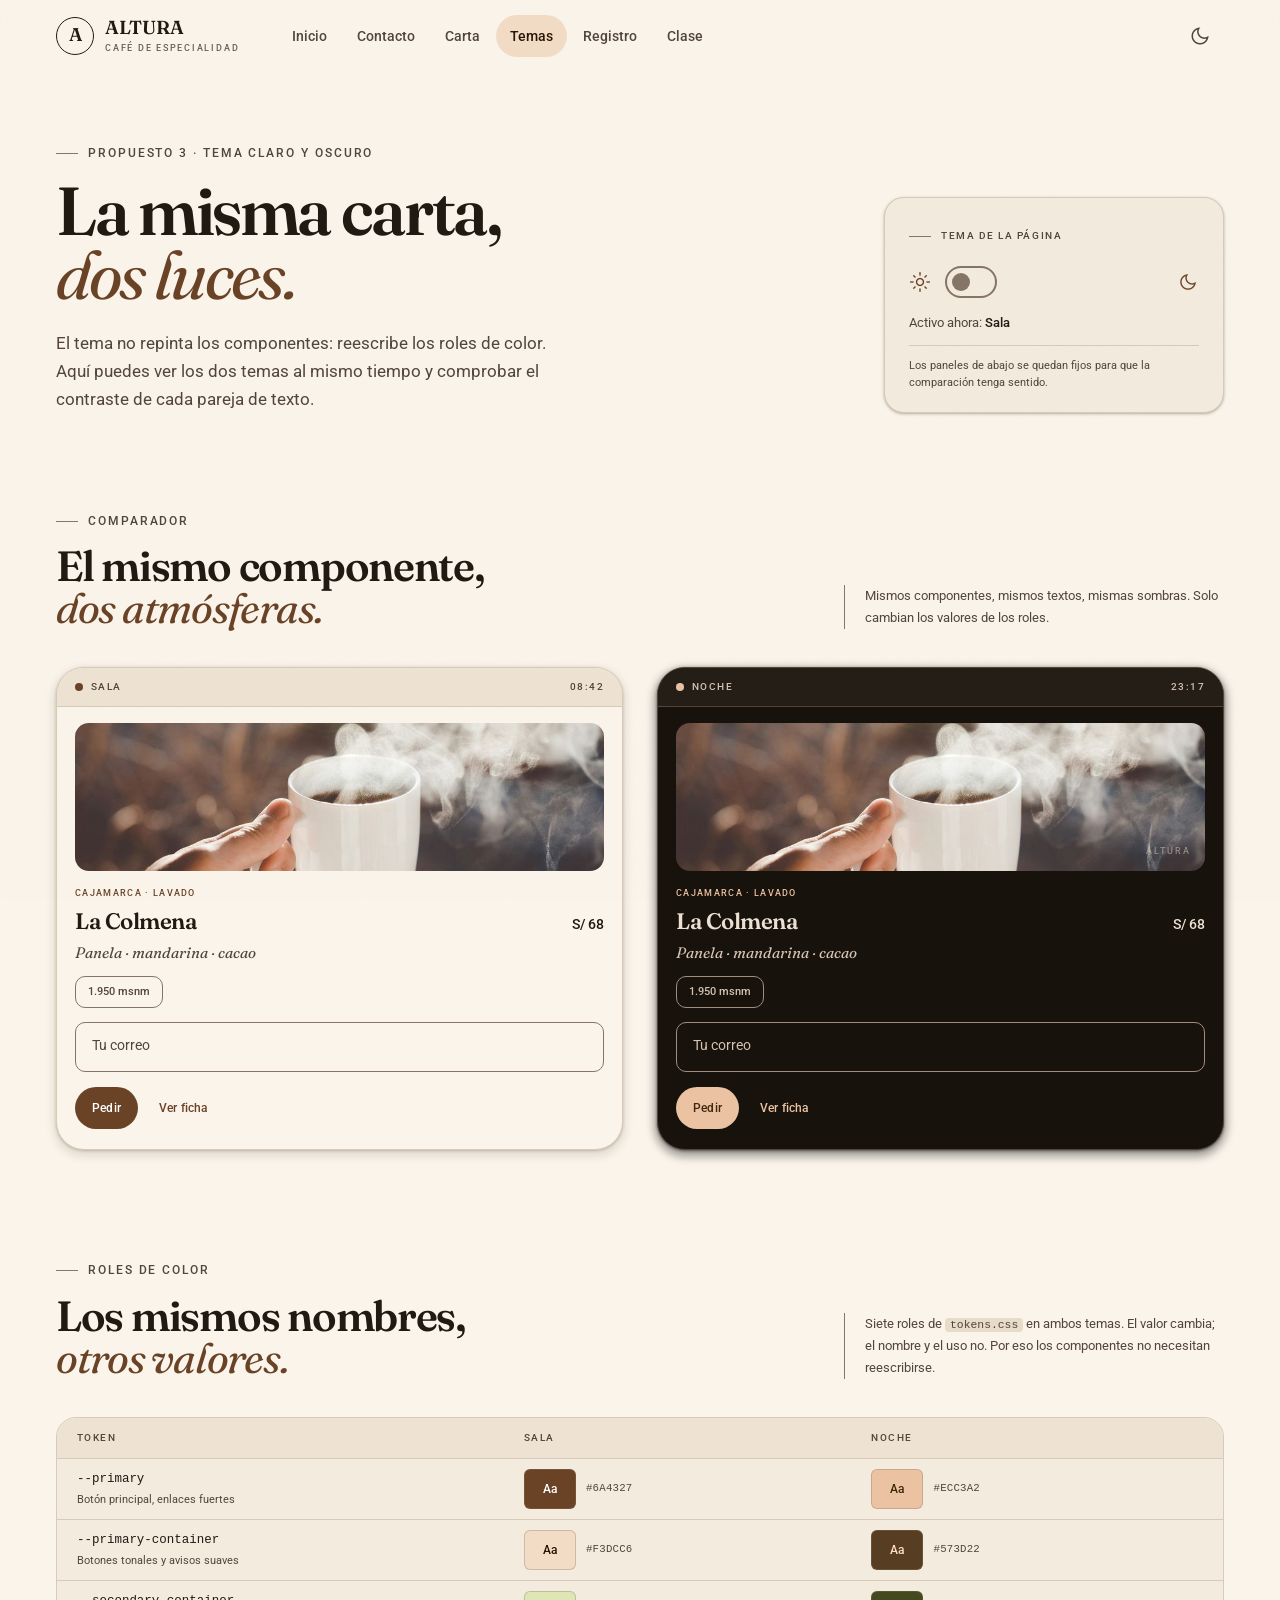
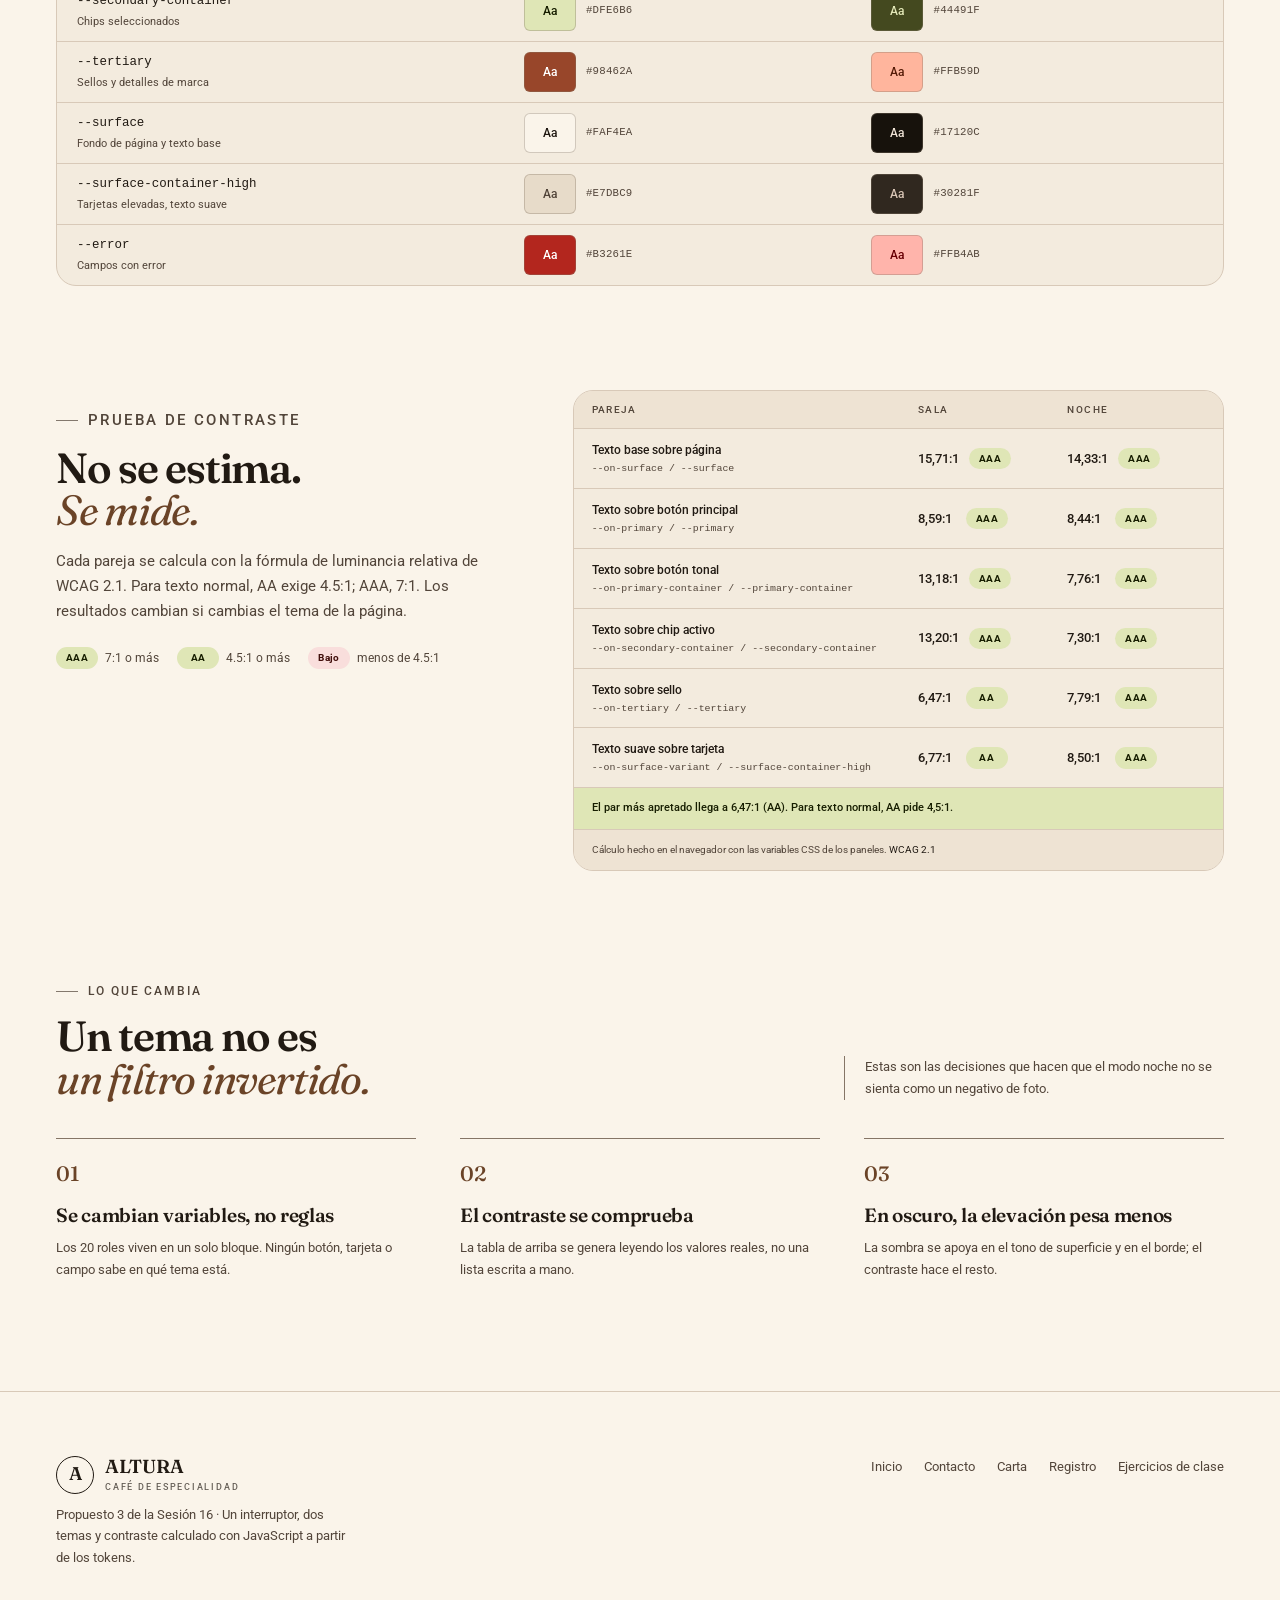
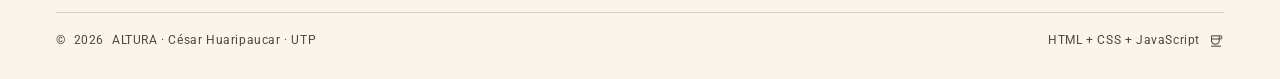
<file: propuesto-3-temas/index.html>
<!DOCTYPE html>
<html lang="es" data-tema="claro">
<head>
  <meta charset="UTF-8">
  <meta name="viewport" content="width=device-width, initial-scale=1.0">
  <title>Temas y contraste · ALTURA — Sesión 16</title>
  <meta name="description" content="Comparador de tema claro y oscuro, roles de color Material 3 y contraste WCAG calculado en el navegador. Ejercicio 3 de la Sesión 16.">
  <link rel="icon" href="../assets/img/favicon.svg" type="image/svg+xml">
  <link rel="preconnect" href="https://fonts.googleapis.com">
  <link rel="preconnect" href="https://fonts.gstatic.com" crossorigin>
  <link href="https://fonts.googleapis.com/css2?family=Fraunces:ital,opsz,wght@0,9..144,400..700;1,9..144,400..700&family=Roboto:wght@400;500;700&display=swap" rel="stylesheet">
  <link href="https://fonts.googleapis.com/css2?family=Material+Symbols+Outlined:opsz,wght,FILL,GRAD@20..48,300..500,0..1,0&display=swap" rel="stylesheet">
  <script src="../assets/js/theme.js"></script>
  <link rel="stylesheet" href="../assets/css/tokens.css">
  <link rel="stylesheet" href="../assets/css/components.css">
  <link rel="stylesheet" href="temas.css">
</head>
<body data-pagina="temas">
  <a class="salto-contenido" href="#contenido">Saltar al contenido</a>

  <header class="topbar" data-topbar data-nav="cerrada">
    <div class="topbar__inner">
      <a class="marca" href="../index.html" aria-label="ALTURA, inicio">
        <span class="marca__sello" aria-hidden="true">A</span>
        <span class="marca__texto">ALTURA<small>café de especialidad</small></span>
      </a>
      <nav class="nav" id="nav-principal" aria-label="Navegación principal">
        <a class="nav__enlace" data-nav="inicio" href="../index.html">Inicio</a>
        <a class="nav__enlace" data-nav="contacto" href="../propuesto-1-contacto/index.html">Contacto</a>
        <a class="nav__enlace" data-nav="carta" href="../propuesto-2-carta/index.html">Carta</a>
        <a class="nav__enlace" data-nav="temas" href="index.html">Temas</a>
        <a class="nav__enlace" data-nav="registro" href="../propuesto-4-registro/index.html">Registro</a>
        <a class="nav__enlace" data-nav="clase" href="../index.html#clase">Clase</a>
      </nav>
      <div class="topbar__acciones">
        <button class="icon-btn" type="button" data-tema-toggle aria-pressed="false" aria-label="Activar tema oscuro">
          <span class="material-symbols-outlined" data-tema-icono aria-hidden="true">dark_mode</span>
        </button>
        <button class="icon-btn nav-abrir" type="button" data-nav-toggle aria-expanded="false" aria-controls="nav-principal" aria-label="Abrir menú">
          <span class="material-symbols-outlined" aria-hidden="true">menu</span>
        </button>
      </div>
    </div>
  </header>

  <main id="contenido" class="pagina">
    <div class="contenedor">
      <section class="temas-hero" aria-labelledby="titulo-temas">
        <div data-revelar>
          <p class="etiqueta">Propuesto 3 · Tema claro y oscuro</p>
          <h1 class="titulo-pagina" id="titulo-temas">La misma carta,<br><em>dos luces.</em></h1>
          <p class="temas-hero__bajada">
            El tema no repinta los componentes: reescribe los roles de color.
            Aquí puedes ver los dos temas al mismo tiempo y comprobar el
            contraste de cada pareja de texto.
          </p>
        </div>

        <div class="tema-control" data-revelar style="--retraso:90ms">
          <p class="etiqueta">Tema de la página</p>
          <div class="tema-control__fila">
            <span class="material-symbols-outlined" aria-hidden="true">light_mode</span>
            <label class="interruptor" for="tema-pagina">
              <input type="checkbox" id="tema-pagina" data-tema-switch>
              <span class="interruptor__pista" aria-hidden="true"></span>
              <span class="interruptor__texto visualmente-oculto">Cambiar entre tema claro y oscuro</span>
            </label>
            <span class="material-symbols-outlined" aria-hidden="true">dark_mode</span>
          </div>
          <p class="tema-control__estado">Activo ahora: <strong data-tema-actual>Sala</strong></p>
          <p class="tema-control__nota">Los paneles de abajo se quedan fijos para que la comparación tenga sentido.</p>
        </div>
      </section>

      <section class="vistas" aria-labelledby="titulo-comparador">
        <header class="bloque__cabecera" data-revelar>
          <div>
            <p class="etiqueta">Comparador</p>
            <h2 class="titulo-bloque" id="titulo-comparador">El mismo componente,<br><em>dos atmósferas.</em></h2>
          </div>
          <p>Mismos componentes, mismos textos, mismas sombras. Solo cambian los valores de los roles.</p>
        </header>

        <div class="vistas__rejilla">
          <article class="vista" data-tema="claro" data-revelar>
            <header class="vista__barra">
              <span class="vista__nombre"><span class="vista__punto" aria-hidden="true"></span> Sala</span>
              <span class="vista__hora">08:42</span>
            </header>
            <div class="vista__cuerpo">
              <figure class="vista__media media">
                <img data-foto loading="lazy" src="../assets/img/taza-vapor.jpg" alt="Taza de café humeante en una mesa">
              </figure>
              <p class="vista__tipo">Cajamarca · Lavado</p>
              <div class="vista__cabecera">
                <h3>La Colmena</h3>
                <span class="vista__precio">S/ 68</span>
              </div>
              <p class="vista__notas">Panela · mandarina · cacao</p>
              <span class="chip vista__chip" aria-hidden="true">1.950 msnm</span>
              <div class="campo vista__campo">
                <input type="text" id="vista-correo-claro" placeholder=" ">
                <label for="vista-correo-claro">Tu correo</label>
              </div>
              <div class="vista__acciones">
                <button class="btn btn--relleno" type="button">Pedir</button>
                <button class="btn btn--texto" type="button">Ver ficha</button>
              </div>
            </div>
          </article>

          <article class="vista" data-tema="oscuro" data-revelar style="--retraso:90ms">
            <header class="vista__barra">
              <span class="vista__nombre"><span class="vista__punto" aria-hidden="true"></span> Noche</span>
              <span class="vista__hora">23:17</span>
            </header>
            <div class="vista__cuerpo">
              <figure class="vista__media media">
                <img data-foto loading="lazy" src="../assets/img/taza-vapor.jpg" alt="Taza de café humeante en una mesa">
              </figure>
              <p class="vista__tipo">Cajamarca · Lavado</p>
              <div class="vista__cabecera">
                <h3>La Colmena</h3>
                <span class="vista__precio">S/ 68</span>
              </div>
              <p class="vista__notas">Panela · mandarina · cacao</p>
              <span class="chip vista__chip" aria-hidden="true">1.950 msnm</span>
              <div class="campo vista__campo">
                <input type="text" id="vista-correo-oscuro" placeholder=" ">
                <label for="vista-correo-oscuro">Tu correo</label>
              </div>
              <div class="vista__acciones">
                <button class="btn btn--relleno" type="button">Pedir</button>
                <button class="btn btn--texto" type="button">Ver ficha</button>
              </div>
            </div>
          </article>
        </div>
      </section>

      <section class="roles" aria-labelledby="titulo-roles">
        <header class="bloque__cabecera" data-revelar>
          <div>
            <p class="etiqueta">Roles de color</p>
            <h2 class="titulo-bloque" id="titulo-roles">Los mismos nombres,<br><em>otros valores.</em></h2>
          </div>
          <p>
            Siete roles de <code>tokens.css</code> en ambos temas. El valor cambia;
            el nombre y el uso no. Por eso los componentes no necesitan reescribirse.
          </p>
        </header>

        <div class="tabla-envoltura" data-revelar>
          <div class="roles__tabla">
            <div class="roles__head" role="row">
              <span>Token</span><span>Sala</span><span>Noche</span>
            </div>
            <div data-roles-filas></div>
          </div>
        </div>
      </section>

      <section class="contraste" aria-labelledby="titulo-contraste">
        <div class="contraste__rejilla">
          <div class="contraste__intro" data-revelar>
            <p class="etiqueta">Prueba de contraste</p>
            <h2 class="titulo-bloque" id="titulo-contraste">No se estima.<br><em>Se mide.</em></h2>
            <p>
              Cada pareja se calcula con la fórmula de luminancia relativa de WCAG 2.1.
              Para texto normal, AA exige 4.5:1; AAA, 7:1. Los resultados cambian si
              cambias el tema de la página.
            </p>
            <ul class="leyenda">
              <li><span class="apto apto--aaa">AAA</span> 7:1 o más</li>
              <li><span class="apto apto--aa">AA</span> 4.5:1 o más</li>
              <li><span class="apto apto--bajo">Bajo</span> menos de 4.5:1</li>
            </ul>
          </div>

          <div class="contraste__tabla-envoltura" data-revelar style="--retraso:80ms">
            <div class="contraste__tabla">
              <div class="contraste__head" role="row">
                <span>Pareja</span><span>Sala</span><span>Noche</span>
              </div>
              <div data-contraste-filas></div>
            </div>
            <p class="contraste__resumen" data-contraste-resultado aria-live="polite"></p>
            <p class="contraste__fuente">
              Cálculo hecho en el navegador con las variables CSS de los paneles.
              <span data-version>WCAG 2.1</span>
            </p>
          </div>
        </div>
      </section>

      <section class="lecciones" aria-labelledby="titulo-lecciones">
        <header class="bloque__cabecera" data-revelar>
          <div>
            <p class="etiqueta">Lo que cambia</p>
            <h2 class="titulo-bloque" id="titulo-lecciones">Un tema no es<br><em>un filtro invertido.</em></h2>
          </div>
          <p>Estas son las decisiones que hacen que el modo noche no se sienta como un negativo de foto.</p>
        </header>
        <ol class="lecciones__lista">
          <li data-revelar>
            <span class="lecciones__num" aria-hidden="true">01</span>
            <h3>Se cambian variables, no reglas</h3>
            <p>Los 20 roles viven en un solo bloque. Ningún botón, tarjeta o campo sabe en qué tema está.</p>
          </li>
          <li data-revelar style="--retraso:70ms">
            <span class="lecciones__num" aria-hidden="true">02</span>
            <h3>El contraste se comprueba</h3>
            <p>La tabla de arriba se genera leyendo los valores reales, no una lista escrita a mano.</p>
          </li>
          <li data-revelar style="--retraso:140ms">
            <span class="lecciones__num" aria-hidden="true">03</span>
            <h3>En oscuro, la elevación pesa menos</h3>
            <p>La sombra se apoya en el tono de superficie y en el borde; el contraste hace el resto.</p>
          </li>
        </ol>
      </section>
    </div>
  </main>

  <footer class="pie">
    <div class="contenedor">
      <div class="pie__rejilla">
        <div>
          <a class="marca" href="../index.html" aria-label="ALTURA, inicio">
            <span class="marca__sello" aria-hidden="true">A</span>
            <span class="marca__texto">ALTURA<small>café de especialidad</small></span>
          </a>
          <p class="pie__nota">
            Propuesto 3 de la Sesión 16 · Un interruptor, dos temas y
            contraste calculado con JavaScript a partir de los tokens.
          </p>
        </div>
        <nav class="pie__enlaces" aria-label="Enlaces del proyecto">
          <a href="../index.html">Inicio</a>
          <a href="../propuesto-1-contacto/index.html">Contacto</a>
          <a href="../propuesto-2-carta/index.html">Carta</a>
          <a href="../propuesto-4-registro/index.html">Registro</a>
          <a href="../index.html#clase">Ejercicios de clase</a>
        </nav>
      </div>
      <div class="pie__firma">
        <span>© <span data-anio>2026</span> ALTURA · César Huaripaucar · UTP</span>
        <span>HTML + CSS + JavaScript <span class="material-symbols-outlined" aria-hidden="true">coffee</span></span>
      </div>
    </div>
  </footer>

  <script src="../assets/js/ui.js" defer></script>
  <script src="temas.js" defer></script>
</body>
</html>
</file>
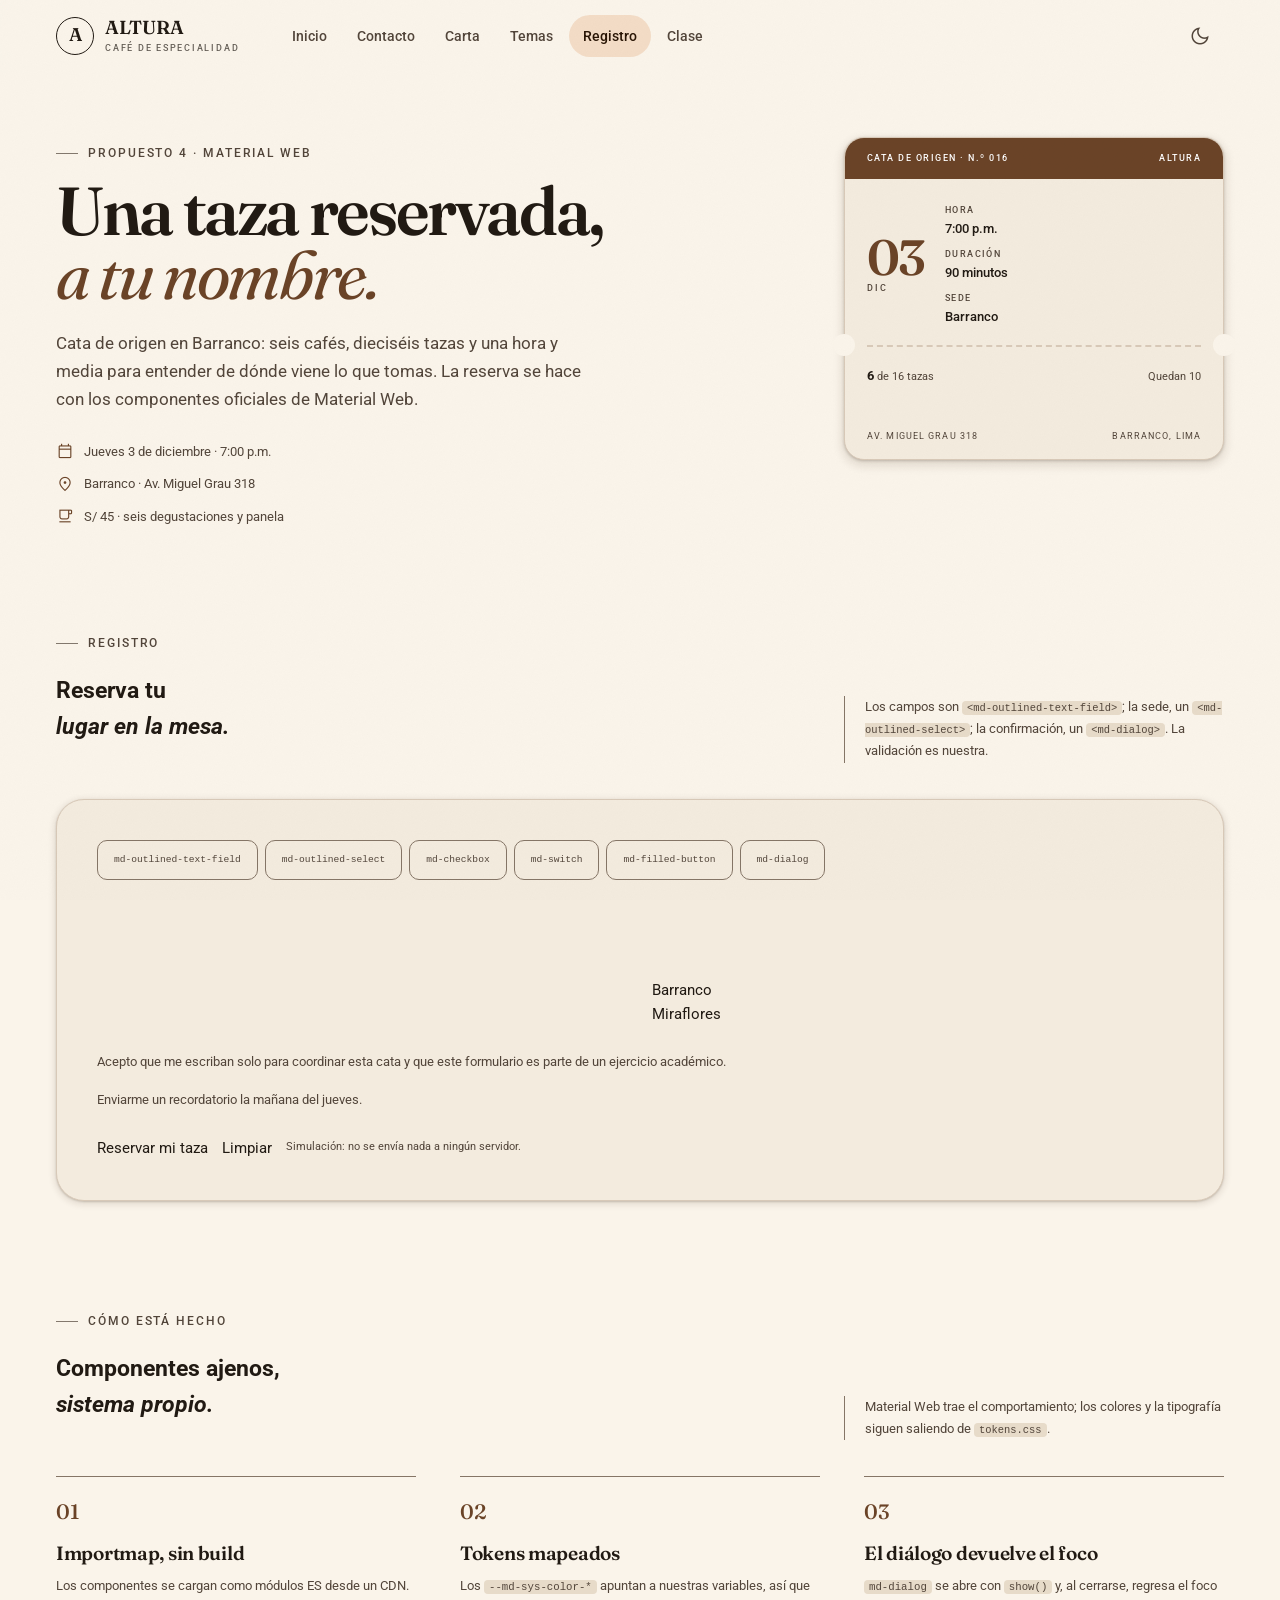
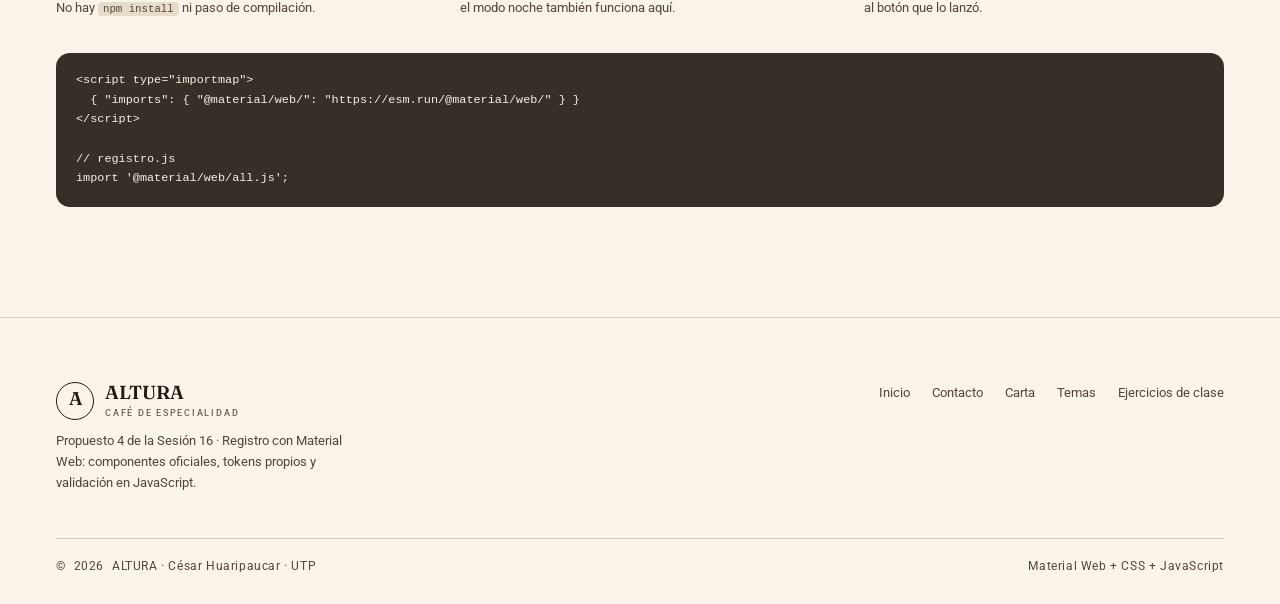
<file: propuesto-4-registro/index.html>
<!DOCTYPE html>
<html lang="es" data-tema="claro">
<head>
  <meta charset="UTF-8">
  <meta name="viewport" content="width=device-width, initial-scale=1.0">
  <title>Registro · ALTURA — Sesión 16</title>
  <meta name="description" content="Formulario de reserva para una cata de café construido con los componentes oficiales de Material Web. Ejercicio 4 de la Sesión 16.">
  <link rel="icon" href="../assets/img/favicon.svg" type="image/svg+xml">
  <link rel="preconnect" href="https://fonts.googleapis.com">
  <link rel="preconnect" href="https://fonts.gstatic.com" crossorigin>
  <link href="https://fonts.googleapis.com/css2?family=Fraunces:ital,opsz,wght@0,9..144,400..700;1,9..144,400..700&family=Roboto:wght@400;500;700&display=swap" rel="stylesheet">
  <link href="https://fonts.googleapis.com/css2?family=Material+Symbols+Outlined:opsz,wght,FILL,GRAD@20..48,300..500,0..1,0&display=swap" rel="stylesheet">
  <script src="../assets/js/theme.js"></script>
  <script type="importmap">
    {
      "imports": {
        "@material/web/": "https://esm.run/@material/web/"
      }
    }
  </script>
  <link rel="stylesheet" href="../assets/css/tokens.css">
  <link rel="stylesheet" href="../assets/css/components.css">
  <link rel="stylesheet" href="registro.css">
</head>
<body data-pagina="registro">
  <a class="salto-contenido" href="#contenido">Saltar al contenido</a>

  <header class="topbar" data-topbar data-nav="cerrada">
    <div class="topbar__inner">
      <a class="marca" href="../index.html" aria-label="ALTURA, inicio">
        <span class="marca__sello" aria-hidden="true">A</span>
        <span class="marca__texto">ALTURA<small>café de especialidad</small></span>
      </a>
      <nav class="nav" id="nav-principal" aria-label="Navegación principal">
        <a class="nav__enlace" data-nav="inicio" href="../index.html">Inicio</a>
        <a class="nav__enlace" data-nav="contacto" href="../propuesto-1-contacto/index.html">Contacto</a>
        <a class="nav__enlace" data-nav="carta" href="../propuesto-2-carta/index.html">Carta</a>
        <a class="nav__enlace" data-nav="temas" href="../propuesto-3-temas/index.html">Temas</a>
        <a class="nav__enlace" data-nav="registro" href="index.html">Registro</a>
        <a class="nav__enlace" data-nav="clase" href="../index.html#clase">Clase</a>
      </nav>
      <div class="topbar__acciones">
        <button class="icon-btn" type="button" data-tema-toggle aria-pressed="false" aria-label="Activar tema oscuro">
          <span class="material-symbols-outlined" data-tema-icono aria-hidden="true">dark_mode</span>
        </button>
        <button class="icon-btn nav-abrir" type="button" data-nav-toggle aria-expanded="false" aria-controls="nav-principal" aria-label="Abrir menú">
          <span class="material-symbols-outlined" aria-hidden="true">menu</span>
        </button>
      </div>
    </div>
  </header>

  <main id="contenido" class="pagina">
    <div class="contenedor">
      <section class="reg-hero" aria-labelledby="titulo-registro">
        <div data-revelar>
          <p class="etiqueta">Propuesto 4 · Material Web</p>
          <h1 class="titulo-pagina" id="titulo-registro">Una taza reservada,<br><em>a tu nombre.</em></h1>
          <p class="reg-hero__bajada">
            Cata de origen en Barranco: seis cafés, dieciséis tazas y una hora y
            media para entender de dónde viene lo que tomas. La reserva se hace
            con los componentes oficiales de Material Web.
          </p>
          <ul class="reg-datos">
            <li>
              <span class="material-symbols-outlined" aria-hidden="true">calendar_today</span>
              Jueves 3 de diciembre · 7:00 p.m.
            </li>
            <li>
              <span class="material-symbols-outlined" aria-hidden="true">location_on</span>
              Barranco · Av. Miguel Grau 318
            </li>
            <li>
              <span class="material-symbols-outlined" aria-hidden="true">local_cafe</span>
              S/ 45 · seis degustaciones y panela
            </li>
          </ul>
        </div>

        <aside class="boleto" aria-label="Ficha de la cata" data-revelar style="--retraso:90ms">
          <header class="boleto__cabeza">
            <span>Cata de origen · N.º 016</span>
            <span>ALTURA</span>
          </header>
          <div class="boleto__cuerpo">
            <p class="boleto__fecha" aria-hidden="true">03<span>DIC</span></p>
            <dl class="boleto__lista">
              <div>
                <dt>Hora</dt>
                <dd>7:00 p.m.</dd>
              </div>
              <div>
                <dt>Duración</dt>
                <dd>90 minutos</dd>
              </div>
              <div>
                <dt>Sede</dt>
                <dd>Barranco</dd>
              </div>
            </dl>
          </div>
          <div class="boleto__perforacion" aria-hidden="true"></div>
          <div class="boleto__cupos">
            <div class="boleto__cupos-fila">
              <span><strong data-cupos>6</strong> de 16 tazas</span>
              <span data-quedan>Quedan 10</span>
            </div>
            <md-linear-progress value="0.375" aria-label="Cupos reservados de la cata"></md-linear-progress>
          </div>
          <footer class="boleto__pie">
            <span>Av. Miguel Grau 318</span>
            <span>Barranco, Lima</span>
          </footer>
        </aside>
      </section>

      <section class="reg-bloque" aria-labelledby="titulo-formulario">
        <header class="reg-cabecera" data-revelar>
          <div>
            <p class="etiqueta">Registro</p>
            <h2 class="titulo-bloque" id="titulo-formulario">Reserva tu<br><em>lugar en la mesa.</em></h2>
          </div>
          <p>
            Los campos son <code>&lt;md-outlined-text-field&gt;</code>; la sede,
            un <code>&lt;md-outlined-select&gt;</code>; la confirmación, un
            <code>&lt;md-dialog&gt;</code>. La validación es nuestra.
          </p>
        </header>

        <div class="reg-panel" data-revelar>
          <p class="reg-componentes" aria-hidden="true">
            <span class="chip">md-outlined-text-field</span>
            <span class="chip">md-outlined-select</span>
            <span class="chip">md-checkbox</span>
            <span class="chip">md-switch</span>
            <span class="chip">md-filled-button</span>
            <span class="chip">md-dialog</span>
          </p>

          <noscript>
            <p class="reg-noscript">Este formulario usa componentes web. Actívalos abriendo la página desde un servidor local con JavaScript habilitado.</p>
          </noscript>

          <form class="reg-form" id="form-registro" novalidate>
            <div class="reg-rejilla">
              <md-outlined-text-field
                label="Nombre y apellido"
                name="nombre"
                autocomplete="name"
                required></md-outlined-text-field>

              <md-outlined-text-field
                label="Correo"
                name="correo"
                type="email"
                autocomplete="email"
                supporting-text="Ahí llega el código de la reserva."
                required></md-outlined-text-field>

              <md-outlined-text-field
                label="Teléfono (opcional)"
                name="telefono"
                type="tel"
                autocomplete="tel"></md-outlined-text-field>

              <md-outlined-select label="Sede" name="sede" value="barranco">
                <md-select-option value="barranco">
                  <div slot="headline">Barranco</div>
                </md-select-option>
                <md-select-option value="miraflores">
                  <div slot="headline">Miraflores</div>
                </md-select-option>
              </md-outlined-select>
            </div>

            <label class="reg-opcion">
              <md-checkbox name="acepto" touch-target="wrapper"></md-checkbox>
              <span>Acepto que me escriban solo para coordinar esta cata y que
              este formulario es parte de un ejercicio académico.</span>
            </label>

            <label class="reg-opcion">
              <md-switch name="recordatorio" touch-target="wrapper"></md-switch>
              <span>Enviarme un recordatorio la mañana del jueves.</span>
            </label>

            <p class="reg-error" data-error role="alert" hidden></p>

            <div class="reg-acciones">
              <md-filled-button type="submit">Reservar mi taza</md-filled-button>
              <md-text-button type="reset">Limpiar</md-text-button>
              <span class="reg-nota">Simulación: no se envía nada a ningún servidor.</span>
            </div>
          </form>
        </div>
      </section>

      <section class="reg-tecnica" aria-labelledby="titulo-tecnica">
        <header class="reg-cabecera" data-revelar>
          <div>
            <p class="etiqueta">Cómo está hecho</p>
            <h2 class="titulo-bloque" id="titulo-tecnica">Componentes ajenos,<br><em>sistema propio.</em></h2>
          </div>
          <p>Material Web trae el comportamiento; los colores y la tipografía siguen saliendo de <code>tokens.css</code>.</p>
        </header>

        <ol class="reg-tecnica__lista">
          <li data-revelar>
            <span class="reg-tecnica__num" aria-hidden="true">01</span>
            <h3>Importmap, sin build</h3>
            <p>Los componentes se cargan como módulos ES desde un CDN. No hay <code>npm install</code> ni paso de compilación.</p>
          </li>
          <li data-revelar style="--retraso:70ms">
            <span class="reg-tecnica__num" aria-hidden="true">02</span>
            <h3>Tokens mapeados</h3>
            <p>Los <code>--md-sys-color-*</code> apuntan a nuestras variables, así que el modo noche también funciona aquí.</p>
          </li>
          <li data-revelar style="--retraso:140ms">
            <span class="reg-tecnica__num" aria-hidden="true">03</span>
            <h3>El diálogo devuelve el foco</h3>
            <p><code>md-dialog</code> se abre con <code>show()</code> y, al cerrarse, regresa el foco al botón que lo lanzó.</p>
          </li>
        </ol>

        <pre class="reg-codigo" data-revelar><code>&lt;script type="importmap"&gt;
  { "imports": { "@material/web/": "https://esm.run/@material/web/" } }
&lt;/script&gt;

// registro.js
import '@material/web/all.js';</code></pre>
      </section>
    </div>
  </main>

  <md-dialog id="dialogo-confirmacion" aria-labelledby="dialogo-titulo">
    <div slot="headline" id="dialogo-titulo">Tu lugar está reservado</div>
    <div slot="content">
      <p class="dialogo__intro">Te esperamos el jueves 3 de diciembre a las 7:00 p.m. Presenta este código al llegar:</p>
      <p class="dialogo__codigo" data-codigo>ALT-0000</p>
      <dl class="dialogo__resumen" data-resumen></dl>
      <p class="dialogo__nota">Ejercicio académico: no se envió ningún correo ni se guardó el registro.</p>
    </div>
    <div slot="actions">
      <md-text-button data-cerrar>Entendido</md-text-button>
    </div>
  </md-dialog>

  <footer class="pie">
    <div class="contenedor">
      <div class="pie__rejilla">
        <div>
          <a class="marca" href="../index.html" aria-label="ALTURA, inicio">
            <span class="marca__sello" aria-hidden="true">A</span>
            <span class="marca__texto">ALTURA<small>café de especialidad</small></span>
          </a>
          <p class="pie__nota">
            Propuesto 4 de la Sesión 16 · Registro con Material Web:
            componentes oficiales, tokens propios y validación en JavaScript.
          </p>
        </div>
        <nav class="pie__enlaces" aria-label="Enlaces del proyecto">
          <a href="../index.html">Inicio</a>
          <a href="../propuesto-1-contacto/index.html">Contacto</a>
          <a href="../propuesto-2-carta/index.html">Carta</a>
          <a href="../propuesto-3-temas/index.html">Temas</a>
          <a href="../index.html#clase">Ejercicios de clase</a>
        </nav>
      </div>
      <div class="pie__firma">
        <span>© <span data-anio>2026</span> ALTURA · César Huaripaucar · UTP</span>
        <span>Material Web + CSS + JavaScript</span>
      </div>
    </div>
  </footer>

  <script src="../assets/js/ui.js" defer></script>
  <script type="module" src="registro.js"></script>
</body>
</html>
</file>
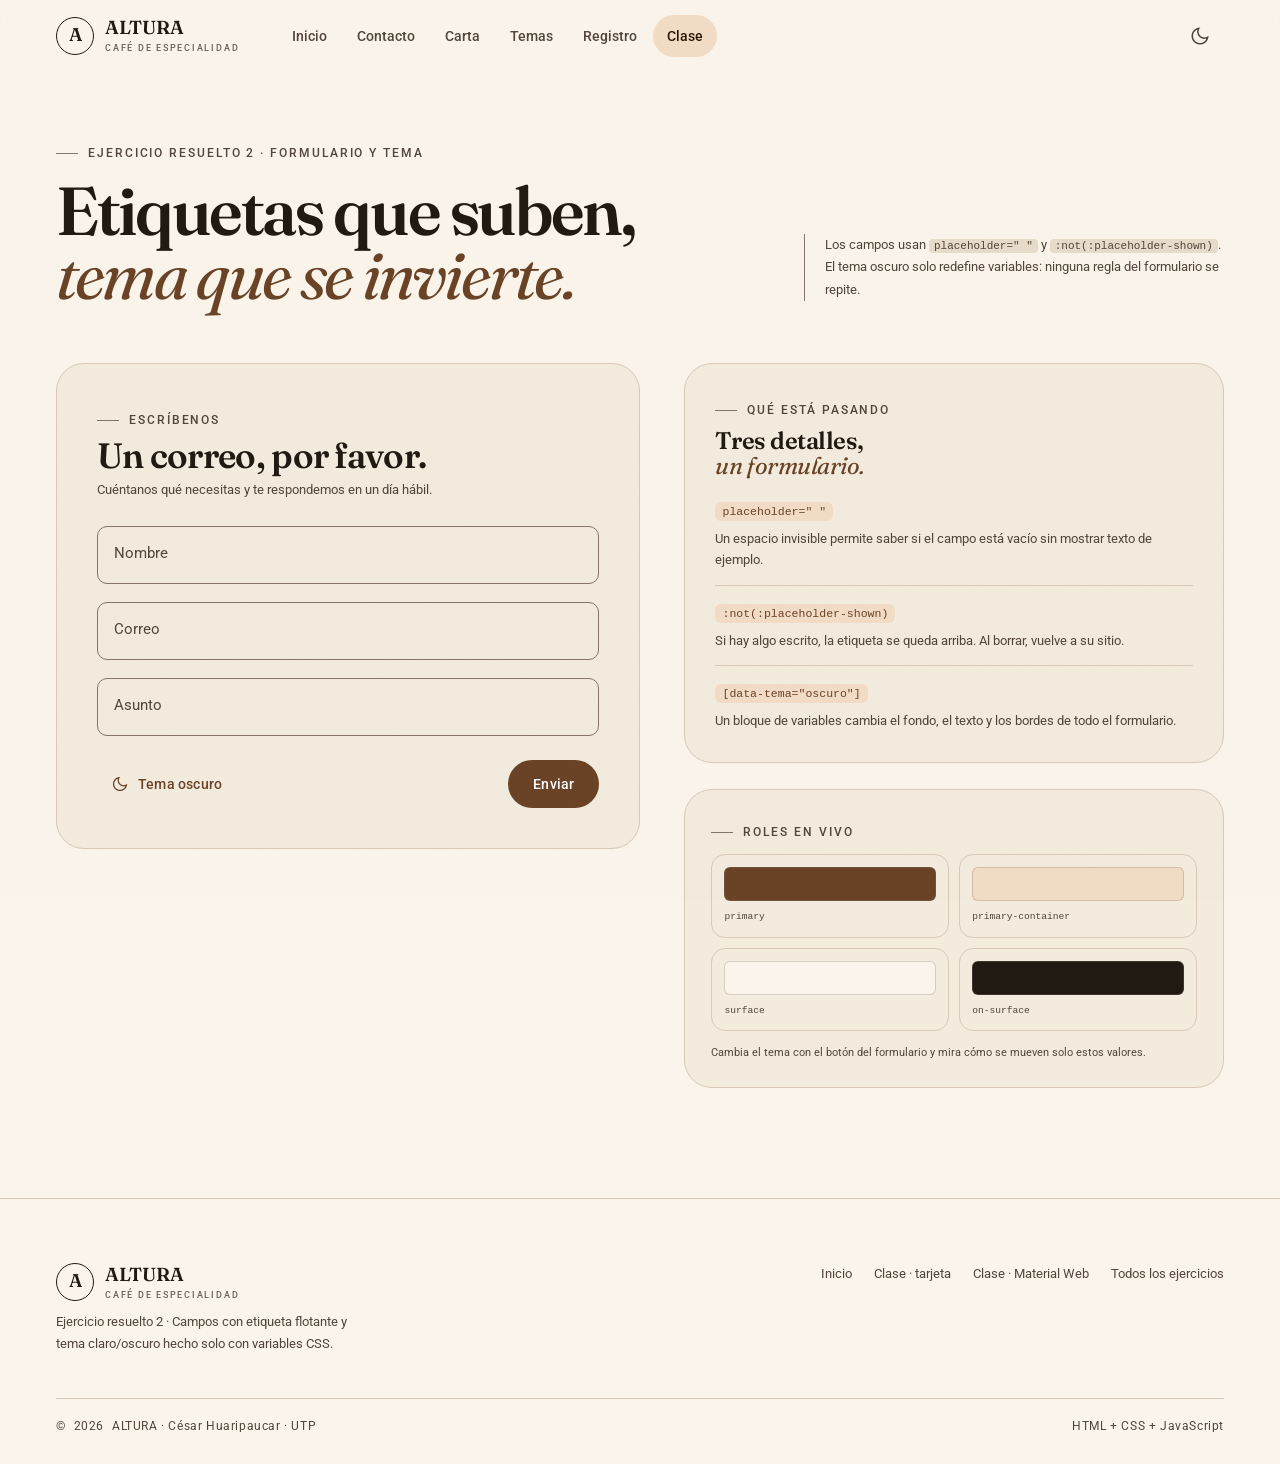
<file: resueltos/formulario/index.html>
<!DOCTYPE html>
<html lang="es" data-tema="claro">
<head>
  <meta charset="UTF-8">
  <meta name="viewport" content="width=device-width, initial-scale=1.0">
  <title>Ejercicio 2 · Formulario y tema — ALTURA</title>
  <meta name="description" content="Ejercicio resuelto 2 de la Sesión 16: campos con etiqueta flotante y cambio de tema claro/oscuro modificando solo variables CSS.">
  <link rel="icon" href="../../assets/img/favicon.svg" type="image/svg+xml">
  <link rel="preconnect" href="https://fonts.googleapis.com">
  <link rel="preconnect" href="https://fonts.gstatic.com" crossorigin>
  <link href="https://fonts.googleapis.com/css2?family=Fraunces:ital,opsz,wght@0,9..144,400..700;1,9..144,400..700&family=Roboto:wght@400;500;700&display=swap" rel="stylesheet">
  <link href="https://fonts.googleapis.com/css2?family=Material+Symbols+Outlined:opsz,wght,FILL,GRAD@20..48,300..500,0..1,0&display=swap" rel="stylesheet">
  <script src="../../assets/js/theme.js"></script>
  <link rel="stylesheet" href="../../assets/css/tokens.css">
  <link rel="stylesheet" href="../../assets/css/components.css">
  <link rel="stylesheet" href="formulario.css">
</head>
<body data-pagina="clase">
  <a class="salto-contenido" href="#contenido">Saltar al contenido</a>

  <header class="topbar" data-topbar data-nav="cerrada">
    <div class="topbar__inner">
      <a class="marca" href="../../index.html" aria-label="ALTURA, inicio">
        <span class="marca__sello" aria-hidden="true">A</span>
        <span class="marca__texto">ALTURA<small>café de especialidad</small></span>
      </a>
      <nav class="nav" id="nav-principal" aria-label="Navegación principal">
        <a class="nav__enlace" data-nav="inicio" href="../../index.html">Inicio</a>
        <a class="nav__enlace" data-nav="contacto" href="../../propuesto-1-contacto/index.html">Contacto</a>
        <a class="nav__enlace" data-nav="carta" href="../../propuesto-2-carta/index.html">Carta</a>
        <a class="nav__enlace" data-nav="temas" href="../../propuesto-3-temas/index.html">Temas</a>
        <a class="nav__enlace" data-nav="registro" href="../../propuesto-4-registro/index.html">Registro</a>
        <a class="nav__enlace" data-nav="clase" href="../../index.html#clase">Clase</a>
      </nav>
      <div class="topbar__acciones">
        <button class="icon-btn" type="button" data-tema-toggle aria-pressed="false" aria-label="Activar tema oscuro">
          <span class="material-symbols-outlined" data-tema-icono aria-hidden="true">dark_mode</span>
        </button>
        <button class="icon-btn nav-abrir" type="button" data-nav-toggle aria-expanded="false" aria-controls="nav-principal" aria-label="Abrir menú">
          <span class="material-symbols-outlined" aria-hidden="true">menu</span>
        </button>
      </div>
    </div>
  </header>

  <main id="contenido" class="pagina ej2">
    <div class="contenedor">
      <header class="ejercicio__cabecera">
        <div data-revelar>
          <p class="etiqueta">Ejercicio resuelto 2 · Formulario y tema</p>
          <h1 class="titulo-pagina">Etiquetas que suben,<br><em>tema que se invierte.</em></h1>
        </div>
        <p data-revelar style="--retraso:80ms">
          Los campos usan <code>placeholder=" "</code> y <code>:not(:placeholder-shown)</code>.
          El tema oscuro solo redefine variables: ninguna regla del formulario se repite.
        </p>
      </header>

      <div class="ej2-rejilla">
        <section class="panel formulario" aria-labelledby="titulo-formulario" data-revelar>
          <div class="formulario__cabecera">
            <p class="etiqueta">Escríbenos</p>
            <h2 id="titulo-formulario">Un correo, por favor.</h2>
            <p>Cuéntanos qué necesitas y te respondemos en un día hábil.</p>
          </div>

          <form id="form-ejercicio" novalidate>
            <div class="campo">
              <input type="text" id="f-nombre" name="nombre" placeholder=" " required autocomplete="name">
              <label for="f-nombre">Nombre</label>
            </div>
            <div class="campo">
              <input type="email" id="f-correo" name="correo" placeholder=" " required autocomplete="email">
              <label for="f-correo">Correo</label>
            </div>
            <div class="campo">
              <input type="text" id="f-asunto" name="asunto" placeholder=" " autocomplete="off">
              <label for="f-asunto">Asunto</label>
            </div>

            <div class="formulario__acciones">
              <button class="btn btn--texto" type="button" data-tema-toggle>
                <span class="material-symbols-outlined" data-tema-icono aria-hidden="true">dark_mode</span>
                <span data-tema-texto>Tema oscuro</span>
              </button>
              <button class="btn btn--relleno" type="submit">Enviar</button>
            </div>
          </form>
        </section>

        <aside class="ej2-lado" data-revelar style="--retraso:80ms">
          <section class="panel ej2-panel" aria-labelledby="titulo-detalles">
            <p class="etiqueta">Qué está pasando</p>
            <h2 class="ej2-panel__titulo" id="titulo-detalles">Tres detalles,<br><em>un formulario.</em></h2>
            <ol class="ej2-detalles">
              <li>
                <code>placeholder=" "</code>
                <p>Un espacio invisible permite saber si el campo está vacío sin mostrar texto de ejemplo.</p>
              </li>
              <li>
                <code>:not(:placeholder-shown)</code>
                <p>Si hay algo escrito, la etiqueta se queda arriba. Al borrar, vuelve a su sitio.</p>
              </li>
              <li>
                <code>[data-tema="oscuro"]</code>
                <p>Un bloque de variables cambia el fondo, el texto y los bordes de todo el formulario.</p>
              </li>
            </ol>
          </section>

          <section class="panel ej2-muestras" aria-labelledby="titulo-muestras">
            <p class="etiqueta" id="titulo-muestras">Roles en vivo</p>
            <div class="ej2-muestras__fila">
              <span class="ej2-muestra ej2-muestra--primary"><i aria-hidden="true"></i>primary</span>
              <span class="ej2-muestra ej2-muestra--container"><i aria-hidden="true"></i>primary-container</span>
              <span class="ej2-muestra ej2-muestra--surface"><i aria-hidden="true"></i>surface</span>
              <span class="ej2-muestra ej2-muestra--texto"><i aria-hidden="true"></i>on-surface</span>
            </div>
            <p class="ej2-muestras__nota">Cambia el tema con el botón del formulario y mira cómo se mueven solo estos valores.</p>
          </section>
        </aside>
      </div>
    </div>
  </main>

  <footer class="pie">
    <div class="contenedor">
      <div class="pie__rejilla">
        <div>
          <a class="marca" href="../../index.html" aria-label="ALTURA, inicio">
            <span class="marca__sello" aria-hidden="true">A</span>
            <span class="marca__texto">ALTURA<small>café de especialidad</small></span>
          </a>
          <p class="pie__nota">
            Ejercicio resuelto 2 · Campos con etiqueta flotante y tema
            claro/oscuro hecho solo con variables CSS.
          </p>
        </div>
        <nav class="pie__enlaces" aria-label="Ejercicios de clase">
          <a href="../../index.html">Inicio</a>
          <a href="../tarjeta/index.html">Clase · tarjeta</a>
          <a href="../material-web/index.html">Clase · Material Web</a>
          <a href="../../index.html#clase">Todos los ejercicios</a>
        </nav>
      </div>
      <div class="pie__firma">
        <span>© <span data-anio>2026</span> ALTURA · César Huaripaucar · UTP</span>
        <span>HTML + CSS + JavaScript</span>
      </div>
    </div>
  </footer>

  <script src="../../assets/js/ui.js" defer></script>
  <script src="formulario.js" defer></script>
</body>
</html>
</file>
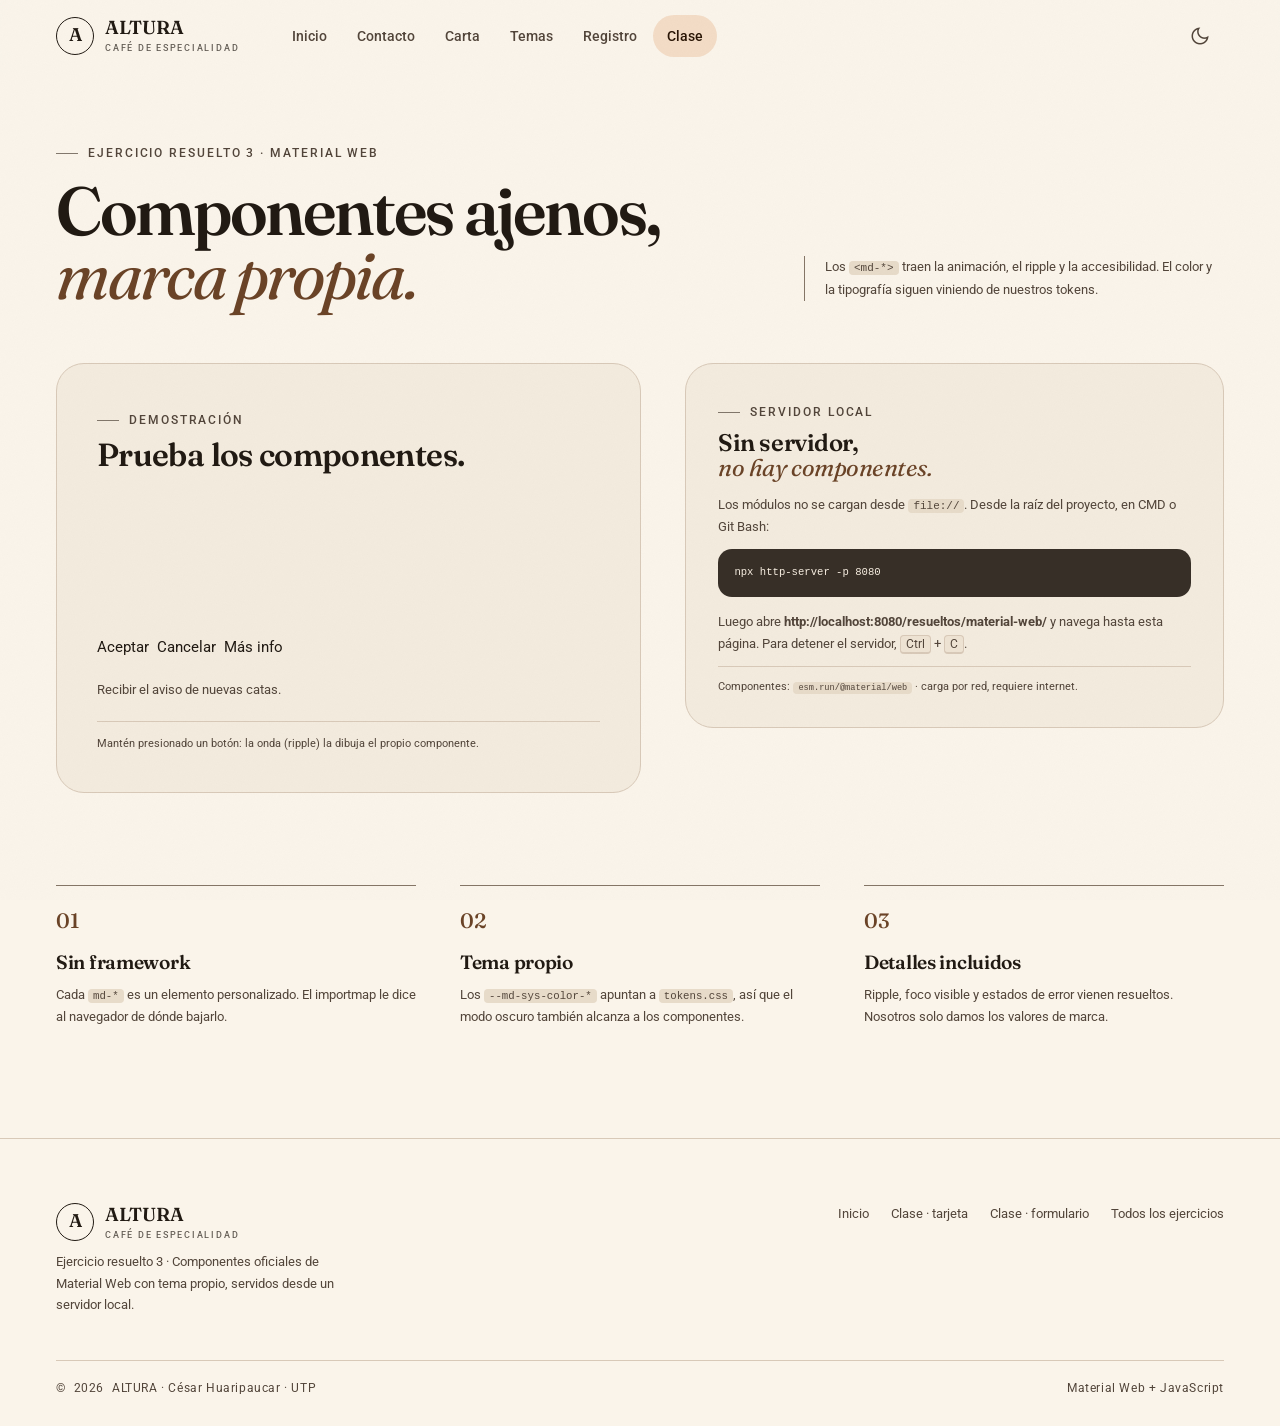
<file: resueltos/material-web/index.html>
<!DOCTYPE html>
<html lang="es" data-tema="claro">
<head>
  <meta charset="UTF-8">
  <meta name="viewport" content="width=device-width, initial-scale=1.0">
  <title>Ejercicio 3 · Material Web — ALTURA</title>
  <meta name="description" content="Ejercicio resuelto 3 de la Sesión 16: componentes oficiales de Material Web con un tema propio, servidos desde un servidor local.">
  <link rel="icon" href="../../assets/img/favicon.svg" type="image/svg+xml">
  <link rel="preconnect" href="https://fonts.googleapis.com">
  <link rel="preconnect" href="https://fonts.gstatic.com" crossorigin>
  <link href="https://fonts.googleapis.com/css2?family=Fraunces:ital,opsz,wght@0,9..144,400..700;1,9..144,400..700&family=Roboto:wght@400;500;700&display=swap" rel="stylesheet">
  <link href="https://fonts.googleapis.com/css2?family=Material+Symbols+Outlined:opsz,wght,FILL,GRAD@20..48,300..500,0..1,0&display=swap" rel="stylesheet">
  <script src="../../assets/js/theme.js"></script>
  <script type="importmap">
    {
      "imports": {
        "@material/web/": "https://esm.run/@material/web/"
      }
    }
  </script>
  <link rel="stylesheet" href="../../assets/css/tokens.css">
  <link rel="stylesheet" href="../../assets/css/components.css">
  <link rel="stylesheet" href="material-web.css">
</head>
<body data-pagina="clase">
  <a class="salto-contenido" href="#contenido">Saltar al contenido</a>

  <header class="topbar" data-topbar data-nav="cerrada">
    <div class="topbar__inner">
      <a class="marca" href="../../index.html" aria-label="ALTURA, inicio">
        <span class="marca__sello" aria-hidden="true">A</span>
        <span class="marca__texto">ALTURA<small>café de especialidad</small></span>
      </a>
      <nav class="nav" id="nav-principal" aria-label="Navegación principal">
        <a class="nav__enlace" data-nav="inicio" href="../../index.html">Inicio</a>
        <a class="nav__enlace" data-nav="contacto" href="../../propuesto-1-contacto/index.html">Contacto</a>
        <a class="nav__enlace" data-nav="carta" href="../../propuesto-2-carta/index.html">Carta</a>
        <a class="nav__enlace" data-nav="temas" href="../../propuesto-3-temas/index.html">Temas</a>
        <a class="nav__enlace" data-nav="registro" href="../../propuesto-4-registro/index.html">Registro</a>
        <a class="nav__enlace" data-nav="clase" href="../../index.html#clase">Clase</a>
      </nav>
      <div class="topbar__acciones">
        <button class="icon-btn" type="button" data-tema-toggle aria-pressed="false" aria-label="Activar tema oscuro">
          <span class="material-symbols-outlined" data-tema-icono aria-hidden="true">dark_mode</span>
        </button>
        <button class="icon-btn nav-abrir" type="button" data-nav-toggle aria-expanded="false" aria-controls="nav-principal" aria-label="Abrir menú">
          <span class="material-symbols-outlined" aria-hidden="true">menu</span>
        </button>
      </div>
    </div>
  </header>

  <main id="contenido" class="pagina ej3">
    <div class="contenedor">
      <header class="ejercicio__cabecera">
        <div data-revelar>
          <p class="etiqueta">Ejercicio resuelto 3 · Material Web</p>
          <h1 class="titulo-pagina">Componentes ajenos,<br><em>marca propia.</em></h1>
        </div>
        <p data-revelar style="--retraso:80ms">
          Los <code>&lt;md-*&gt;</code> traen la animación, el ripple y la accesibilidad.
          El color y la tipografía siguen viniendo de nuestros tokens.
        </p>
      </header>

      <div class="ej3-rejilla">
        <section class="panel mw-demo" aria-labelledby="titulo-demo" data-revelar>
          <p class="etiqueta">Demostración</p>
          <h2 class="mw-demo__titulo" id="titulo-demo">Prueba los componentes.</h2>

          <md-outlined-text-field id="mw-nombre" label="Nombre" autocomplete="name"></md-outlined-text-field>
          <md-outlined-text-field id="mw-correo" label="Correo" type="email" autocomplete="email"></md-outlined-text-field>

          <div class="mw-fila">
            <md-filled-button data-aceptar>Aceptar</md-filled-button>
            <md-outlined-button data-cancelar>Cancelar</md-outlined-button>
            <md-text-button data-info>Más info</md-text-button>
          </div>

          <label class="mw-switch">
            <md-switch id="mw-aviso" touch-target="wrapper"></md-switch>
            <span>Recibir el aviso de nuevas catas.</span>
          </label>

          <p class="mw-nota">Mantén presionado un botón: la onda (ripple) la dibuja el propio componente.</p>
        </section>

        <aside class="ej3-lado" data-revelar style="--retraso:80ms">
          <section class="panel mw-panel" aria-labelledby="titulo-servidor">
            <p class="etiqueta">Servidor local</p>
            <h2 class="mw-panel__titulo" id="titulo-servidor">Sin servidor,<br><em>no hay componentes.</em></h2>
            <p class="mw-panel__texto">
              Los módulos no se cargan desde <code>file://</code>. Desde la raíz
              del proyecto, en CMD o Git Bash:
            </p>
            <pre class="mw-codigo"><code>npx http-server -p 8080</code></pre>
            <p class="mw-panel__texto">
              Luego abre <strong>http://localhost:8080/resueltos/material-web/</strong>
              y navega hasta esta página. Para detener el servidor, <kbd>Ctrl</kbd> + <kbd>C</kbd>.
            </p>
            <p class="mw-panel__fuente">
              Componentes: <code>esm.run/@material/web</code> · carga por red,
              requiere internet.
            </p>
          </section>
        </aside>
      </div>

      <section class="claves" aria-label="Qué demuestra el ejercicio">
        <ol class="claves__lista">
          <li data-revelar>
            <span class="claves__num" aria-hidden="true">01</span>
            <h2>Sin framework</h2>
            <p>Cada <code>md-*</code> es un elemento personalizado. El importmap le dice al navegador de dónde bajarlo.</p>
          </li>
          <li data-revelar style="--retraso:70ms">
            <span class="claves__num" aria-hidden="true">02</span>
            <h2>Tema propio</h2>
            <p>Los <code>--md-sys-color-*</code> apuntan a <code>tokens.css</code>, así que el modo oscuro también alcanza a los componentes.</p>
          </li>
          <li data-revelar style="--retraso:140ms">
            <span class="claves__num" aria-hidden="true">03</span>
            <h2>Detalles incluidos</h2>
            <p>Ripple, foco visible y estados de error vienen resueltos. Nosotros solo damos los valores de marca.</p>
          </li>
        </ol>
      </section>
    </div>
  </main>

  <md-fab data-fab aria-label="Agregar al pedido">
    <md-icon slot="icon">add</md-icon>
  </md-fab>

  <footer class="pie">
    <div class="contenedor">
      <div class="pie__rejilla">
        <div>
          <a class="marca" href="../../index.html" aria-label="ALTURA, inicio">
            <span class="marca__sello" aria-hidden="true">A</span>
            <span class="marca__texto">ALTURA<small>café de especialidad</small></span>
          </a>
          <p class="pie__nota">
            Ejercicio resuelto 3 · Componentes oficiales de Material Web
            con tema propio, servidos desde un servidor local.
          </p>
        </div>
        <nav class="pie__enlaces" aria-label="Ejercicios de clase">
          <a href="../../index.html">Inicio</a>
          <a href="../tarjeta/index.html">Clase · tarjeta</a>
          <a href="../formulario/index.html">Clase · formulario</a>
          <a href="../../index.html#clase">Todos los ejercicios</a>
        </nav>
      </div>
      <div class="pie__firma">
        <span>© <span data-anio>2026</span> ALTURA · César Huaripaucar · UTP</span>
        <span>Material Web + JavaScript</span>
      </div>
    </div>
  </footer>

  <script src="../../assets/js/ui.js" defer></script>
  <script type="module" src="material-web.js"></script>
</body>
</html>
</file>
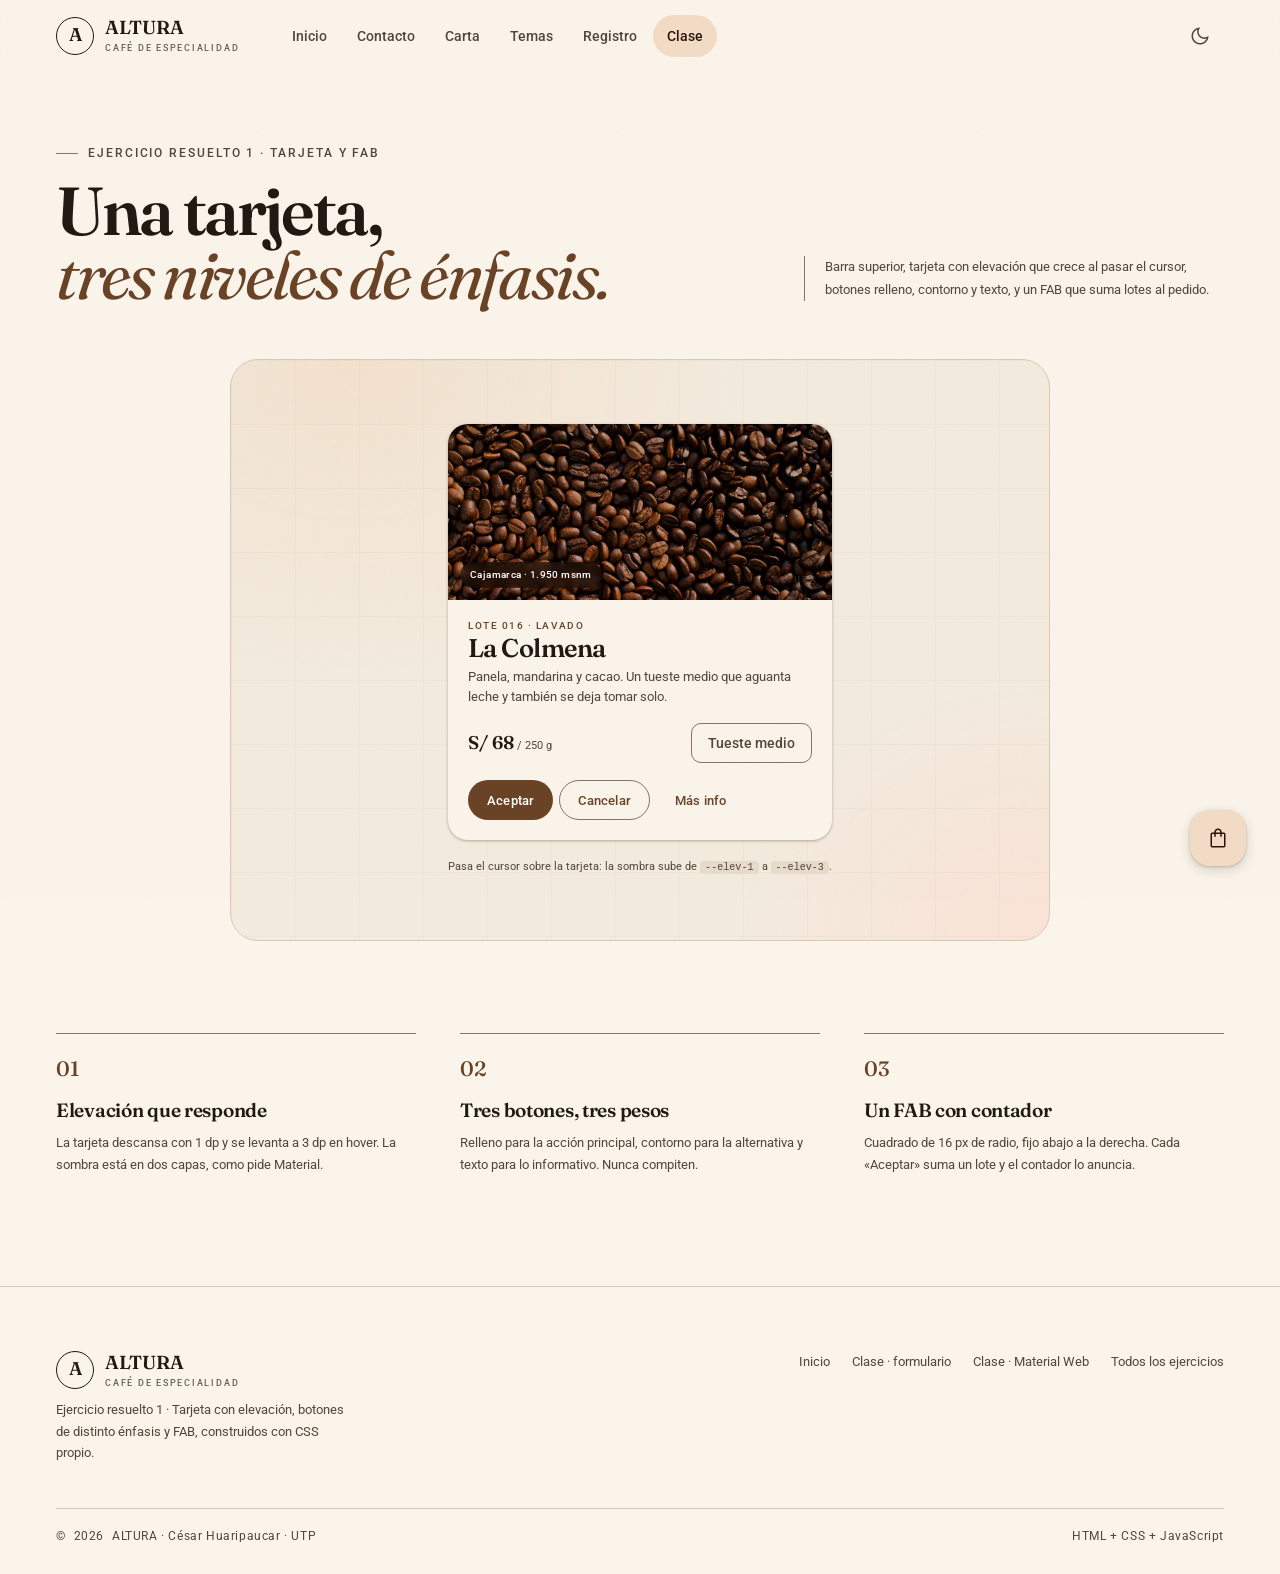
<file: resueltos/tarjeta/index.html>
<!DOCTYPE html>
<html lang="es" data-tema="claro">
<head>
  <meta charset="UTF-8">
  <meta name="viewport" content="width=device-width, initial-scale=1.0">
  <title>Ejercicio 1 · Tarjeta y FAB — ALTURA</title>
  <meta name="description" content="Ejercicio resuelto 1 de la Sesión 16: tarjeta Material con elevación, tres niveles de botones y botón de acción flotante.">
  <link rel="icon" href="../../assets/img/favicon.svg" type="image/svg+xml">
  <link rel="preconnect" href="https://fonts.googleapis.com">
  <link rel="preconnect" href="https://fonts.gstatic.com" crossorigin>
  <link href="https://fonts.googleapis.com/css2?family=Fraunces:ital,opsz,wght@0,9..144,400..700;1,9..144,400..700&family=Roboto:wght@400;500;700&display=swap" rel="stylesheet">
  <link href="https://fonts.googleapis.com/css2?family=Material+Symbols+Outlined:opsz,wght,FILL,GRAD@20..48,300..500,0..1,0&display=swap" rel="stylesheet">
  <script src="../../assets/js/theme.js"></script>
  <link rel="stylesheet" href="../../assets/css/tokens.css">
  <link rel="stylesheet" href="../../assets/css/components.css">
  <link rel="stylesheet" href="tarjeta.css">
</head>
<body data-pagina="clase">
  <a class="salto-contenido" href="#contenido">Saltar al contenido</a>

  <header class="topbar" data-topbar data-nav="cerrada">
    <div class="topbar__inner">
      <a class="marca" href="../../index.html" aria-label="ALTURA, inicio">
        <span class="marca__sello" aria-hidden="true">A</span>
        <span class="marca__texto">ALTURA<small>café de especialidad</small></span>
      </a>
      <nav class="nav" id="nav-principal" aria-label="Navegación principal">
        <a class="nav__enlace" data-nav="inicio" href="../../index.html">Inicio</a>
        <a class="nav__enlace" data-nav="contacto" href="../../propuesto-1-contacto/index.html">Contacto</a>
        <a class="nav__enlace" data-nav="carta" href="../../propuesto-2-carta/index.html">Carta</a>
        <a class="nav__enlace" data-nav="temas" href="../../propuesto-3-temas/index.html">Temas</a>
        <a class="nav__enlace" data-nav="registro" href="../../propuesto-4-registro/index.html">Registro</a>
        <a class="nav__enlace" data-nav="clase" href="../../index.html#clase">Clase</a>
      </nav>
      <div class="topbar__acciones">
        <button class="icon-btn" type="button" data-tema-toggle aria-pressed="false" aria-label="Activar tema oscuro">
          <span class="material-symbols-outlined" data-tema-icono aria-hidden="true">dark_mode</span>
        </button>
        <button class="icon-btn nav-abrir" type="button" data-nav-toggle aria-expanded="false" aria-controls="nav-principal" aria-label="Abrir menú">
          <span class="material-symbols-outlined" aria-hidden="true">menu</span>
        </button>
      </div>
    </div>
  </header>

  <main id="contenido" class="pagina ej1">
    <div class="contenedor">
      <header class="ejercicio__cabecera">
        <div data-revelar>
          <p class="etiqueta">Ejercicio resuelto 1 · Tarjeta y FAB</p>
          <h1 class="titulo-pagina">Una tarjeta,<br><em>tres niveles de énfasis.</em></h1>
        </div>
        <p data-revelar style="--retraso:80ms">
          Barra superior, tarjeta con elevación que crece al pasar el cursor, botones
          relleno, contorno y texto, y un FAB que suma lotes al pedido.
        </p>
      </header>

      <section class="escenario" aria-label="Demostración de la tarjeta">
        <article class="ficha tarjeta" data-ficha>
          <figure class="ficha__media media">
            <img data-foto loading="lazy" src="../../assets/img/granos-tostados.jpg" alt="Granos de café tostado enfriándose en una bandeja">
            <span class="ficha__origen">Cajamarca · 1.950 msnm</span>
          </figure>
          <div class="ficha__cuerpo">
            <p class="ficha__tipo">Lote 016 · Lavado</p>
            <h2 class="ficha__titulo">La Colmena</h2>
            <p class="ficha__notas">Panela, mandarina y cacao. Un tueste medio que aguanta leche y también se deja tomar solo.</p>
            <div class="ficha__meta">
              <span class="ficha__precio">S/ 68<small> / 250 g</small></span>
              <span class="chip">Tueste medio</span>
            </div>
            <div class="ficha__acciones">
              <button class="btn btn--relleno" type="button" data-accion="aceptar">Aceptar</button>
              <button class="btn btn--contorno" type="button" data-accion="cancelar">Cancelar</button>
              <button class="btn btn--texto" type="button" data-accion="info">Más info</button>
            </div>
          </div>
        </article>
        <p class="escenario__nota">Pasa el cursor sobre la tarjeta: la sombra sube de <code>--elev-1</code> a <code>--elev-3</code>.</p>
      </section>

      <section class="claves" aria-label="Qué demuestra el ejercicio">
        <ol class="claves__lista">
          <li data-revelar>
            <span class="claves__num" aria-hidden="true">01</span>
            <h2>Elevación que responde</h2>
            <p>La tarjeta descansa con 1 dp y se levanta a 3 dp en hover. La sombra está en dos capas, como pide Material.</p>
          </li>
          <li data-revelar style="--retraso:70ms">
            <span class="claves__num" aria-hidden="true">02</span>
            <h2>Tres botones, tres pesos</h2>
            <p>Relleno para la acción principal, contorno para la alternativa y texto para lo informativo. Nunca compiten.</p>
          </li>
          <li data-revelar style="--retraso:140ms">
            <span class="claves__num" aria-hidden="true">03</span>
            <h2>Un FAB con contador</h2>
            <p>Cuadrado de 16 px de radio, fijo abajo a la derecha. Cada «Aceptar» suma un lote y el contador lo anuncia.</p>
          </li>
        </ol>
      </section>
    </div>
  </main>

  <button class="fab fab--icono" type="button" data-fab aria-label="Ver el pedido">
    <span class="material-symbols-outlined" aria-hidden="true">shopping_bag</span>
    <span class="fab__contador" data-contador hidden>0</span>
  </button>

  <footer class="pie">
    <div class="contenedor">
      <div class="pie__rejilla">
        <div>
          <a class="marca" href="../../index.html" aria-label="ALTURA, inicio">
            <span class="marca__sello" aria-hidden="true">A</span>
            <span class="marca__texto">ALTURA<small>café de especialidad</small></span>
          </a>
          <p class="pie__nota">
            Ejercicio resuelto 1 · Tarjeta con elevación, botones de distinto
            énfasis y FAB, construidos con CSS propio.
          </p>
        </div>
        <nav class="pie__enlaces" aria-label="Ejercicios de clase">
          <a href="../../index.html">Inicio</a>
          <a href="../formulario/index.html">Clase · formulario</a>
          <a href="../material-web/index.html">Clase · Material Web</a>
          <a href="../../index.html#clase">Todos los ejercicios</a>
        </nav>
      </div>
      <div class="pie__firma">
        <span>© <span data-anio>2026</span> ALTURA · César Huaripaucar · UTP</span>
        <span>HTML + CSS + JavaScript</span>
      </div>
    </div>
  </footer>

  <script src="../../assets/js/ui.js" defer></script>
  <script src="tarjeta.js" defer></script>
</body>
</html>
</file>
<file: assets/css/tokens.css>
/* ============================================================
   ALTURA · café de especialidad
   Sistema de diseño — Sesión 16 (Material Design)

   Material 3 organiza el color por ROLES, no por colores sueltos.
   Cada fondo (primary, surface...) tiene su pareja "on-*" para el
   texto que se coloca encima. Cambiar un tema = cambiar variables.
   ============================================================ */

:root,
[data-tema="claro"] {
  color-scheme: light;

  /* Roles principales */
  --primary: #6a4327;
  --on-primary: #ffffff;
  --primary-container: #f3dcc6;
  --on-primary-container: #291505;

  --secondary: #565d33;
  --on-secondary: #ffffff;
  --secondary-container: #dfe6b6;
  --on-secondary-container: #171e00;

  --tertiary: #98462a;
  --on-tertiary: #ffffff;
  --tertiary-container: #ffdbcf;
  --on-tertiary-container: #3a0b00;

  /* Superficies y texto */
  --surface: #faf4ea;
  --on-surface: #211a13;
  --surface-container-low: #f3ebde;
  --surface-container: #eee3d3;
  --surface-container-high: #e7dbc9;
  --on-surface-variant: #52453a;
  --outline: #857566;
  --outline-variant: #d8c9b8;
  --inverse-surface: #372f27;
  --inverse-on-surface: #f8efe2;

  --error: #b3261e;
  --on-error: #ffffff;
  --error-container: #f9dedc;
  --on-error-container: #410e0b;

  /* Sombras: mismo tinte cálido en ambos temas */
  --sombra: 45 28 12;
  --elev-0: none;
  --elev-1: 0 1px 2px rgb(var(--sombra) / .18), 0 1px 3px 1px rgb(var(--sombra) / .10);
  --elev-2: 0 1px 2px rgb(var(--sombra) / .18), 0 2px 6px 2px rgb(var(--sombra) / .10);
  --elev-3: 0 4px 8px 3px rgb(var(--sombra) / .10), 0 1px 3px rgb(var(--sombra) / .22);
  --elev-4: 0 6px 10px 4px rgb(var(--sombra) / .10), 0 2px 3px rgb(var(--sombra) / .22);
  --elev-5: 0 8px 12px 6px rgb(var(--sombra) / .10), 0 4px 4px rgb(var(--sombra) / .24);

  /* Tono de superficie en reposo (elevación sin sombra dura) */
  --tinte-superficie: transparent;
}

[data-tema="oscuro"] {
  color-scheme: dark;

  --primary: #ecc3a2;
  --on-primary: #40280f;
  --primary-container: #573d22;
  --on-primary-container: #ffdcc2;

  --secondary: #c4ca94;
  --on-secondary: #2d3207;
  --secondary-container: #44491f;
  --on-secondary-container: #e1e6b6;

  --tertiary: #ffb59d;
  --on-tertiary: #571d09;
  --tertiary-container: #7a2e17;
  --on-tertiary-container: #ffdbcf;

  --surface: #17120c;
  --on-surface: #ece0d3;
  --surface-container-low: #1f1912;
  --surface-container: #251e16;
  --surface-container-high: #30281f;
  --on-surface-variant: #d6c3b3;
  --outline: #a08d7d;
  --outline-variant: #51453a;
  --inverse-surface: #ece0d3;
  --inverse-on-surface: #372f27;

  --error: #ffb4ab;
  --on-error: #690005;
  --error-container: #93000a;
  --on-error-container: #ffdad6;

  --sombra: 0 0 0;
  --elev-1: 0 1px 2px rgba(0, 0, 0, .5), 0 1px 3px 1px rgba(0, 0, 0, .35);
  --elev-2: 0 1px 2px rgba(0, 0, 0, .5), 0 2px 6px 2px rgba(0, 0, 0, .35);
  --elev-3: 0 4px 8px 3px rgba(0, 0, 0, .35), 0 1px 3px rgba(0, 0, 0, .5);
  --elev-4: 0 6px 10px 4px rgba(0, 0, 0, .35), 0 2px 3px rgba(0, 0, 0, .5);
  --elev-5: 0 8px 12px 6px rgba(0, 0, 0, .35), 0 4px 4px rgba(0, 0, 0, .55);

  --tinte-superficie: transparent;
}

/* ---------- Tipografía ---------- */
:root {
  --fuente-ui: "Roboto", "Segoe UI", system-ui, -apple-system, sans-serif;
  --fuente-display: "Fraunces", "Georgia", "Times New Roman", serif;

  --display-xl: clamp(3.1rem, 8vw, 6.5rem);
  --display-m: clamp(2.4rem, 5vw, 4rem);
  --headline-l: clamp(1.9rem, 3.6vw, 2.9rem);
  --headline-m: clamp(1.5rem, 2.6vw, 2rem);
  --title-l: 1.375rem;
  --title-m: 1.0625rem;
  --body-l: 1.0625rem;
  --body-m: .9375rem;
  --body-s: .8375rem;
  --label-l: .875rem;
  --label-m: .75rem;

  /* ---------- Forma ---------- */
  --radio-xs: 6px;
  --radio-sm: 10px;
  --radio-md: 14px;
  --radio-lg: 20px;
  --radio-xl: 28px;
  --radio-full: 999px;

  /* ---------- Movimiento ---------- */
  --curva: cubic-bezier(.2, 0, 0, 1);
  --curva-suave: cubic-bezier(.3, 0, 0, 1);
  --rapido: 160ms;
  --medio: 280ms;
  --lento: 520ms;

  /* ---------- Estructura ---------- */
  --ancho: 1180px;
  --margen: clamp(20px, 4.5vw, 56px);
  --barra: 72px;
}
</file>
<file: assets/css/components.css>
/* ============================================================
   Componentes compartidos · ALTURA
   Botones (5 énfasis), chips, campos con etiqueta flotante,
   interruptor, barras, FAB, diálogo y avisos.
   ============================================================ */

*,
*::before,
*::after { box-sizing: border-box; }

html {
  scroll-behavior: smooth;
  scroll-padding-top: calc(var(--barra) + 20px);
  -webkit-text-size-adjust: 100%;
}

body {
  margin: 0;
  min-height: 100vh;
  font-family: var(--fuente-ui);
  font-size: var(--body-m);
  line-height: 1.6;
  background: var(--surface);
  color: var(--on-surface);
  -webkit-font-smoothing: antialiased;
  text-rendering: optimizeLegibility;
  transition: background-color var(--medio) var(--curva), color var(--medio) var(--curva);
}

/* Grano de papel: textura sutil, no decoración protagonista */
body::after {
  content: "";
  position: fixed;
  inset: 0;
  z-index: 2000;
  pointer-events: none;
  opacity: .5;
  mix-blend-mode: multiply;
  background-image: url("data:image/svg+xml,%3Csvg xmlns='http://www.w3.org/2000/svg' width='180' height='180'%3E%3Cfilter id='g'%3E%3CfeTurbulence type='fractalNoise' baseFrequency='.9' numOctaves='2' stitchTiles='stitch'/%3E%3CfeColorMatrix type='saturate' values='0'/%3E%3C/filter%3E%3Crect width='100%25' height='100%25' filter='url(%23g)' opacity='.055'/%3E%3C/svg%3E");
}
[data-tema="oscuro"] body::after { mix-blend-mode: screen; opacity: .35; }

img { max-width: 100%; }
figure { margin: 0; }
button, input, textarea, select { font: inherit; color: inherit; }
button { -webkit-tap-highlight-color: transparent; }
a { color: inherit; }
[hidden] { display: none !important; }

::selection { background: var(--primary); color: var(--on-primary); }

:focus-visible {
  outline: 3px solid var(--primary);
  outline-offset: 3px;
}

.material-symbols-outlined {
  font-family: "Material Symbols Outlined";
  font-weight: normal;
  font-style: normal;
  font-size: 24px;
  line-height: 1;
  letter-spacing: normal;
  text-transform: none;
  display: inline-block;
  white-space: nowrap;
  word-wrap: normal;
  direction: ltr;
  -webkit-font-feature-settings: "liga";
  -webkit-font-smoothing: antialiased;
  font-variation-settings: "FILL" 0, "wght" 300, "GRAD" 0, "opsz" 24;
}

/* ---------- Utilidades ---------- */
.contenedor {
  width: min(100% - (var(--margen) * 2), var(--ancho));
  margin-inline: auto;
}

.visualmente-oculto {
  position: absolute;
  width: 1px;
  height: 1px;
  padding: 0;
  margin: -1px;
  overflow: hidden;
  clip: rect(0 0 0 0);
  white-space: nowrap;
  border: 0;
}

.salto-contenido {
  position: fixed;
  top: 10px;
  left: 10px;
  z-index: 3000;
  padding: 12px 18px;
  border-radius: var(--radio-full);
  background: var(--inverse-surface);
  color: var(--inverse-on-surface);
  text-decoration: none;
  transform: translateY(-160%);
  transition: transform var(--rapido) var(--curva);
}
.salto-contenido:focus { transform: none; }

.etiqueta {
  display: inline-flex;
  align-items: center;
  gap: 10px;
  margin: 0;
  font-size: var(--label-m);
  font-weight: 500;
  letter-spacing: .16em;
  text-transform: uppercase;
  color: var(--on-surface-variant);
}
.etiqueta::before {
  content: "";
  width: 22px;
  height: 1px;
  background: currentColor;
  opacity: .7;
}

.franja {
  display: flex;
  flex-wrap: wrap;
  align-items: center;
  gap: 8px 18px;
  padding: 0;
  margin: 0;
  list-style: none;
  font-size: var(--label-m);
  letter-spacing: .1em;
  text-transform: uppercase;
  color: var(--on-surface-variant);
}
.franja li { display: flex; align-items: center; gap: 18px; }
.franja li + li::before {
  content: "";
  width: 4px;
  height: 4px;
  border-radius: 50%;
  background: currentColor;
  opacity: .6;
}

.pagina { padding-top: clamp(34px, 5vw, 64px); }

.titulo-pagina {
  margin: 16px 0 0;
  font-family: var(--fuente-display);
  font-size: clamp(2.5rem, 5.3vw, 4.5rem);
  font-weight: 600;
  line-height: .94;
  letter-spacing: -.035em;
  text-wrap: balance;
}
.titulo-pagina em {
  font-style: italic;
  font-weight: 400;
  color: var(--primary);
}

code {
  padding: 1px 5px;
  border-radius: 4px;
  background: var(--surface-container-high);
  font-family: ui-monospace, "Cascadia Code", Consolas, monospace;
  font-size: .85em;
}

/* ---------- Barra superior ---------- */
.topbar {
  position: sticky;
  top: 0;
  z-index: 90;
  background: color-mix(in srgb, var(--surface) 86%, transparent);
  -webkit-backdrop-filter: blur(16px) saturate(1.15);
  backdrop-filter: blur(16px) saturate(1.15);
  border-bottom: 1px solid transparent;
  transition: border-color var(--medio) var(--curva), box-shadow var(--medio) var(--curva), background-color var(--medio) var(--curva);
}
.topbar--alta {
  border-bottom-color: var(--outline-variant);
  box-shadow: var(--elev-1);
}
.topbar__inner {
  width: min(100% - (var(--margen) * 2), var(--ancho));
  margin-inline: auto;
  min-height: var(--barra);
  display: flex;
  align-items: center;
  gap: clamp(16px, 3vw, 40px);
}
.topbar__acciones {
  display: flex;
  align-items: center;
  gap: 2px;
  margin-left: auto;
}

.marca {
  display: inline-flex;
  align-items: center;
  gap: 11px;
  text-decoration: none;
  color: var(--on-surface);
  flex: 0 0 auto;
}
.marca__sello {
  width: 38px;
  height: 38px;
  display: grid;
  place-items: center;
  border: 1.5px solid currentColor;
  border-radius: 50%;
  font-family: var(--fuente-display);
  font-size: 1.15rem;
  font-weight: 600;
  line-height: 1;
  padding-bottom: 2px;
}
.marca__texto {
  display: flex;
  flex-direction: column;
  line-height: 1;
  font-family: var(--fuente-display);
  font-size: 1.18rem;
  font-weight: 600;
  letter-spacing: -.015em;
}
.marca__texto small {
  margin-top: 5px;
  font-family: var(--fuente-ui);
  font-size: .58rem;
  font-weight: 500;
  letter-spacing: .19em;
  text-transform: uppercase;
  opacity: .68;
}

.nav {
  display: flex;
  align-items: center;
  gap: 2px;
}
.nav__enlace {
  padding: 10px 14px;
  border-radius: var(--radio-full);
  font-size: var(--label-l);
  font-weight: 500;
  text-decoration: none;
  color: var(--on-surface-variant);
  transition: background-color var(--rapido) var(--curva), color var(--rapido) var(--curva);
}
.nav__enlace:hover {
  color: var(--on-surface);
  background: color-mix(in srgb, var(--on-surface) 7%, transparent);
}
.nav__enlace[aria-current="page"] {
  color: var(--on-primary-container);
  background: var(--primary-container);
}

.icon-btn {
  width: 48px;
  height: 48px;
  display: grid;
  place-items: center;
  border: 0;
  border-radius: 50%;
  background: transparent;
  color: var(--on-surface-variant);
  cursor: pointer;
  transition: background-color var(--rapido) var(--curva), color var(--rapido) var(--curva);
}
.icon-btn:hover {
  background: color-mix(in srgb, var(--on-surface) 8%, transparent);
  color: var(--on-surface);
}
.icon-btn:active { background: color-mix(in srgb, var(--on-surface) 12%, transparent); }
.nav-abrir { display: none; }

/* ---------- Botones (5 niveles de énfasis) ---------- */
.btn {
  display: inline-flex;
  align-items: center;
  justify-content: center;
  gap: 10px;
  min-height: 48px;
  padding: 0 24px;
  border: 1px solid transparent;
  border-radius: var(--radio-full);
  font-family: var(--fuente-ui);
  font-size: var(--label-l);
  font-weight: 500;
  letter-spacing: .015em;
  line-height: 1;
  text-decoration: none;
  cursor: pointer;
  transition: background-color var(--rapido) var(--curva), box-shadow var(--rapido) var(--curva), transform var(--rapido) var(--curva), border-color var(--rapido) var(--curva);
}
.btn .material-symbols-outlined { font-size: 20px; }
.btn:active { transform: translateY(1px); }
.btn--relleno {
  background: var(--primary);
  color: var(--on-primary);
}
.btn--relleno:hover {
  background: color-mix(in srgb, var(--primary) 90%, var(--on-primary));
  box-shadow: var(--elev-2);
}
.btn--tonal {
  background: var(--secondary-container);
  color: var(--on-secondary-container);
}
.btn--tonal:hover {
  background: color-mix(in srgb, var(--secondary-container) 84%, var(--on-secondary-container));
}
.btn--elevado {
  background: var(--surface-container-low);
  color: var(--primary);
  box-shadow: var(--elev-1);
}
.btn--elevado:hover { box-shadow: var(--elev-3); }
.btn--contorno {
  background: transparent;
  border-color: var(--outline);
  color: var(--primary);
}
.btn--contorno:hover {
  background: color-mix(in srgb, var(--primary) 8%, transparent);
}
.btn--texto {
  min-height: 44px;
  padding: 0 14px;
  background: transparent;
  color: var(--primary);
}
.btn--texto:hover {
  background: color-mix(in srgb, var(--primary) 8%, transparent);
}
.btn--bloque { width: 100%; }

/* ---------- Chips ---------- */
.chip {
  display: inline-flex;
  align-items: center;
  gap: 8px;
  min-height: 40px;
  padding: 0 16px;
  border: 1px solid var(--outline);
  border-radius: var(--radio-sm);
  background: transparent;
  color: var(--on-surface-variant);
  font-size: var(--label-l);
  font-weight: 500;
  cursor: pointer;
  transition: background-color var(--rapido) var(--curva), color var(--rapido) var(--curva), border-color var(--rapido) var(--curva);
}
.chip:hover { background: color-mix(in srgb, var(--on-surface) 6%, transparent); }
.chip[aria-pressed="true"] {
  background: var(--secondary-container);
  border-color: transparent;
  color: var(--on-secondary-container);
}
.chip .material-symbols-outlined { font-size: 18px; }

/* ---------- Campos con etiqueta flotante ---------- */
.campo { position: relative; }
.campo input,
.campo textarea {
  width: 100%;
  min-height: 58px;
  padding: 0 16px;
  border: 1px solid var(--outline);
  border-radius: var(--radio-sm);
  background: transparent;
  color: var(--on-surface);
  font-family: var(--fuente-ui);
  font-size: 1rem;
  outline: none;
  transition: border-color var(--rapido) var(--curva), box-shadow var(--rapido) var(--curva), background-color var(--rapido) var(--curva);
}
.campo textarea {
  min-height: 138px;
  padding: 22px 16px 14px;
  line-height: 1.55;
  resize: vertical;
}
.campo input:hover,
.campo textarea:hover { border-color: var(--on-surface-variant); }
.campo input:focus,
.campo textarea:focus {
  border-color: var(--primary);
  box-shadow: inset 0 0 0 1px var(--primary);
}
.campo label {
  position: absolute;
  top: 18px;
  left: 12px;
  padding: 0 5px;
  border-radius: 3px;
  background: var(--fondo-campo, var(--surface));
  color: var(--on-surface-variant);
  font-size: .95rem;
  line-height: 1.2;
  pointer-events: none;
  transition: top var(--rapido) var(--curva), font-size var(--rapido) var(--curva), color var(--rapido) var(--curva);
}
.campo input:focus + label,
.campo input:not(:placeholder-shown) + label,
.campo textarea:focus + label,
.campo textarea:not(:placeholder-shown) + label {
  top: -8px;
  font-size: .72rem;
  letter-spacing: .02em;
}
.campo input:focus + label,
.campo textarea:focus + label { color: var(--primary); }

.campo--error input,
.campo--error textarea { border-color: var(--error); box-shadow: inset 0 0 0 1px var(--error); }
.campo--error label { color: var(--error); }
.campo__error {
  display: none;
  margin: 7px 4px 0;
  color: var(--error);
  font-size: var(--body-s);
}
.campo--error .campo__error { display: block; }

.campo__contador {
  position: absolute;
  right: 12px;
  bottom: -22px;
  font-size: var(--label-m);
  color: var(--on-surface-variant);
}

/* ---------- Interruptor ---------- */
.interruptor {
  display: inline-flex;
  align-items: center;
  gap: 12px;
  min-height: 48px;
  cursor: pointer;
  user-select: none;
}
.interruptor input {
  position: absolute;
  opacity: 0;
  width: 1px;
  height: 1px;
}
.interruptor__pista {
  position: relative;
  width: 52px;
  height: 32px;
  flex: 0 0 auto;
  border: 2px solid var(--outline);
  border-radius: var(--radio-full);
  background: transparent;
  transition: background-color var(--medio) var(--curva), border-color var(--medio) var(--curva);
}
.interruptor__pista::after {
  content: "";
  position: absolute;
  top: 50%;
  left: 5px;
  width: 18px;
  height: 18px;
  border-radius: 50%;
  background: var(--outline);
  transform: translateY(-50%);
  transition: transform var(--medio) var(--curva), width var(--medio) var(--curva), height var(--medio) var(--curva), background-color var(--medio) var(--curva);
}
.interruptor input:checked + .interruptor__pista {
  background: var(--primary);
  border-color: var(--primary);
}
.interruptor input:checked + .interruptor__pista::after {
  width: 24px;
  height: 24px;
  background: var(--on-primary);
  transform: translate(18px, -50%);
}
.interruptor input:focus-visible + .interruptor__pista { outline: 3px solid var(--primary); outline-offset: 3px; }
.interruptor__texto { font-size: var(--body-m); color: var(--on-surface-variant); }

/* ---------- Medios con respaldo ---------- */
.media {
  position: relative;
  overflow: hidden;
  background:
    radial-gradient(120% 100% at 18% 8%, var(--primary-container) 0%, transparent 58%),
    radial-gradient(95% 95% at 92% 95%, var(--tertiary-container) 0%, transparent 56%),
    var(--surface-container-high);
}
.media img {
  display: block;
  width: 100%;
  height: 100%;
  object-fit: cover;
  opacity: 0;
  transform: scale(1.04);
  transition: opacity .55s var(--curva), transform 1.1s var(--curva);
}
.media img.cargada { opacity: 1; transform: none; }
.media::after {
  content: "ALTURA";
  position: absolute;
  right: 14px;
  bottom: 12px;
  font-size: .58rem;
  font-weight: 500;
  letter-spacing: .22em;
  color: var(--on-surface-variant);
  opacity: .55;
  pointer-events: none;
}

/* ---------- Tarjetas base ---------- */
.tarjeta {
  background: var(--surface-container-low);
  border-radius: var(--radio-lg);
  box-shadow: var(--elev-1);
  transition: box-shadow var(--medio) var(--curva), transform var(--medio) var(--curva), background-color var(--medio) var(--curva);
}
.tarjeta:hover {
  box-shadow: var(--elev-3);
  transform: translateY(-2px);
}

.panel {
  background: var(--surface-container-low);
  border-radius: var(--radio-xl);
  border: 1px solid var(--outline-variant);
  --fondo-campo: var(--surface-container-low);
}

.sello {
  display: inline-flex;
  flex-direction: column;
  align-items: center;
  justify-content: center;
  gap: 2px;
  width: 104px;
  height: 104px;
  border: 1.5px solid currentColor;
  border-radius: 50%;
  font-family: var(--fuente-ui);
  font-size: .56rem;
  font-weight: 500;
  letter-spacing: .14em;
  line-height: 1.5;
  text-align: center;
  text-transform: uppercase;
  transform: rotate(-7deg);
  opacity: .82;
}
.sello strong {
  font-family: var(--fuente-display);
  font-size: 1.15rem;
  font-weight: 600;
  letter-spacing: 0;
}

/* ---------- Botón flotante ---------- */
.fab {
  position: fixed;
  right: clamp(18px, 4vw, 34px);
  bottom: clamp(18px, 4vw, 34px);
  z-index: 70;
  min-width: 56px;
  height: 56px;
  padding: 0 20px;
  display: inline-flex;
  align-items: center;
  justify-content: center;
  gap: 10px;
  border: 0;
  border-radius: var(--radio-lg);
  background: var(--primary-container);
  color: var(--on-primary-container);
  box-shadow: var(--elev-3);
  font-size: var(--label-l);
  font-weight: 500;
  cursor: pointer;
  transition: background-color var(--rapido) var(--curva), box-shadow var(--rapido) var(--curva), transform var(--rapido) var(--curva);
}
.fab:hover {
  background: color-mix(in srgb, var(--primary-container) 86%, var(--on-primary-container));
  box-shadow: var(--elev-4);
}
.fab:active { transform: translateY(1px); }
.fab--icono { padding: 0; width: 56px; }
.fab__contador {
  position: absolute;
  top: -6px;
  right: -6px;
  min-width: 22px;
  height: 22px;
  padding: 0 6px;
  display: grid;
  place-items: center;
  border-radius: var(--radio-full);
  background: var(--tertiary);
  color: var(--on-tertiary);
  font-size: .68rem;
  font-weight: 700;
  line-height: 1;
  box-shadow: var(--elev-1);
}

/* ---------- Diálogo ---------- */
dialog.dialogo {
  width: min(540px, calc(100vw - 32px));
  max-height: 86vh;
  padding: 0;
  border: 0;
  background: transparent;
  color: var(--on-surface);
}
dialog.dialogo::backdrop {
  background: rgb(20 12 6 / .6);
  -webkit-backdrop-filter: blur(3px);
  backdrop-filter: blur(3px);
}
.dialogo__caja {
  background: var(--surface-container-low);
  border-radius: var(--radio-xl);
  padding: clamp(20px, 4vw, 30px);
  box-shadow: var(--elev-5);
  max-height: 86vh;
  overflow: auto;
}
dialog[open] .dialogo__caja { animation: entrar-dialogo .3s var(--curva); }
.dialogo__cabecera {
  display: flex;
  align-items: flex-start;
  justify-content: space-between;
  gap: 16px;
  margin-bottom: 18px;
}
.dialogo__cabecera h2 { margin: 2px 0 0; font-family: var(--fuente-display); font-size: var(--headline-m); font-weight: 600; }
.dialogo__cerrar { margin: -8px -10px 0 0; }

/* ---------- Aviso flotante ---------- */
.aviso {
  position: fixed;
  left: 50%;
  bottom: 92px;
  z-index: 1500;
  max-width: calc(100vw - 32px);
  padding: 14px 20px;
  border-radius: var(--radio-sm);
  background: var(--inverse-surface);
  color: var(--inverse-on-surface);
  box-shadow: var(--elev-3);
  font-size: var(--body-s);
  line-height: 1.4;
  transform: translate(-50%, 18px);
  opacity: 0;
  pointer-events: none;
  transition: opacity var(--medio) var(--curva), transform var(--medio) var(--curva);
}
.aviso.aviso--visible { opacity: 1; transform: translate(-50%, 0); }

/* ---------- Aparición al hacer scroll ---------- */
[data-revelar] {
  opacity: 0;
  transform: translateY(22px);
  transition: opacity .7s var(--curva), transform .7s var(--curva);
  transition-delay: var(--retraso, 0ms);
}
[data-revelar].es-visible { opacity: 1; transform: none; }

/* ---------- Pleca en movimiento ---------- */
.pleca {
  overflow: hidden;
  background: var(--primary);
  color: var(--on-primary);
  border-block: 1px solid color-mix(in srgb, var(--on-primary) 18%, transparent);
}
.pleca__pista {
  display: flex;
  width: max-content;
  animation: desfilar 26s linear infinite;
}
.pleca:hover .pleca__pista { animation-play-state: paused; }
.pleca__grupo {
  display: flex;
  align-items: center;
  gap: 30px;
  padding: 12px 15px;
  font-size: .71rem;
  font-weight: 500;
  letter-spacing: .19em;
  text-transform: uppercase;
  white-space: nowrap;
}
.pleca__grupo span { display: inline-flex; align-items: center; gap: 30px; }
.pleca__grupo span::after { content: "✦"; font-size: .8rem; opacity: .65; }

/* ---------- Pie ---------- */
.pie {
  border-top: 1px solid var(--outline-variant);
  padding-block: clamp(40px, 6vw, 64px) 28px;
  margin-top: clamp(56px, 9vw, 110px);
}
.pie__rejilla {
  display: flex;
  flex-wrap: wrap;
  justify-content: space-between;
  gap: 28px;
}
.pie__nota { max-width: 42ch; margin: 10px 0 0; color: var(--on-surface-variant); font-size: var(--body-s); }
.pie__enlaces { display: flex; flex-wrap: wrap; gap: 6px 22px; align-content: flex-start; }
.pie__enlaces a { font-size: var(--body-s); color: var(--on-surface-variant); text-decoration: none; border-bottom: 1px solid transparent; }
.pie__enlaces a:hover { color: var(--on-surface); border-bottom-color: var(--outline); }
.pie__firma {
  display: flex;
  flex-wrap: wrap;
  justify-content: space-between;
  gap: 10px 24px;
  margin-top: 44px;
  padding-top: 18px;
  border-top: 1px solid var(--outline-variant);
  font-size: var(--label-m);
  letter-spacing: .05em;
  color: var(--on-surface-variant);
}
.pie__firma span { display: inline-flex; align-items: center; gap: 8px; }
.pie__firma .material-symbols-outlined { font-size: 16px; }

/* ---------- Animaciones ---------- */
@keyframes desfilar {
  to { transform: translateX(-50%); }
}
@keyframes entrar-dialogo {
  from { opacity: 0; transform: translateY(16px) scale(.98); }
  to { opacity: 1; transform: none; }
}

/* ---------- Adaptación ---------- */
@media (max-width: 940px) {
  .nav-abrir { display: grid; }
  .nav {
    position: absolute;
    top: var(--barra);
    left: 0;
    right: 0;
    display: none;
    grid-template-columns: 1fr;
    gap: 2px;
    padding: 12px var(--margen) 18px;
    background: var(--surface-container-low);
    border-bottom: 1px solid var(--outline-variant);
    box-shadow: var(--elev-2);
  }
  .topbar[data-nav="abierta"] .nav { display: grid; }
  .nav__enlace { padding: 14px 16px; border-radius: var(--radio-sm); font-size: 1rem; }
}

@media (max-width: 560px) {
  .marca__texto small { display: none; }
  .btn { padding-inline: 18px; }
  .fab__texto { display: none; }
  .fab { padding: 0; width: 56px; }
  .sello { width: 88px; height: 88px; }
}

@media (prefers-reduced-motion: reduce) {
  html { scroll-behavior: auto; }
  *,
  *::before,
  *::after {
    animation-duration: .01ms !important;
    animation-iteration-count: 1 !important;
    transition-duration: .01ms !important;
  }
  [data-revelar] { opacity: 1; transform: none; }
  .pleca__pista { animation: none; }
}
</file>
<file: assets/css/menu.css>
/* ============================================================
   Portada · ALTURA
   Composición editorial: portada, índice de ejercicios,
   notas de clase y muestras del sistema.
   ============================================================ */

.titulo-seccion {
  margin: 14px 0 0;
  font-family: var(--fuente-display);
  font-size: clamp(2.1rem, 4.4vw, 3.5rem);
  font-weight: 600;
  line-height: .99;
  letter-spacing: -.03em;
  text-wrap: balance;
}
.titulo-seccion em {
  font-style: italic;
  font-weight: 500;
  color: var(--primary);
}

/* ---------- Portada ---------- */
.hero {
  position: relative;
  padding-block: clamp(38px, 5.5vw, 78px) clamp(64px, 9vw, 122px);
  overflow: clip;
}
.hero::before {
  content: "";
  position: absolute;
  top: 40px;
  right: -40px;
  width: min(46vw, 620px);
  height: 320px;
  background-image: radial-gradient(var(--outline) 1.1px, transparent 1.1px);
  background-size: 19px 19px;
  opacity: .35;
  -webkit-mask-image: linear-gradient(120deg, #000, transparent 78%);
  mask-image: linear-gradient(120deg, #000, transparent 78%);
  pointer-events: none;
}
.hero__rejilla {
  display: grid;
  grid-template-columns: 1.02fr .98fr;
  align-items: center;
  gap: clamp(30px, 5vw, 70px);
}
.hero__texto { position: relative; z-index: 2; }
.hero__titulo {
  margin: 18px 0 24px;
  font-family: var(--fuente-display);
  font-size: var(--display-xl);
  font-weight: 600;
  line-height: .91;
  letter-spacing: -.038em;
}
.hero__titulo em {
  display: inline-block;
  margin-left: -.02em;
  font-style: italic;
  font-weight: 400;
  color: var(--primary);
}
.hero__bajada {
  max-width: 45ch;
  margin: 0;
  font-size: var(--body-l);
  line-height: 1.65;
  color: var(--on-surface-variant);
  text-wrap: pretty;
}
.hero__acciones {
  display: flex;
  flex-wrap: wrap;
  gap: 10px;
  margin-top: 32px;
}
.hero__datos {
  display: flex;
  flex-wrap: wrap;
  gap: 22px 40px;
  margin: 44px 0 0;
  padding-top: 22px;
  border-top: 1px solid var(--outline-variant);
}
.hero__datos div { display: flex; flex-direction: column; gap: 3px; }
.hero__datos dt {
  font-family: var(--fuente-display);
  font-size: 1.95rem;
  font-weight: 500;
  line-height: 1;
  letter-spacing: -.02em;
  font-variant-numeric: tabular-nums;
}
.hero__datos dd {
  margin: 0;
  font-size: var(--label-m);
  letter-spacing: .1em;
  text-transform: uppercase;
  color: var(--on-surface-variant);
}

.hero__visual {
  position: relative;
  height: clamp(400px, 44vw, 548px);
  isolation: isolate;
}
.hero__principal {
  position: absolute;
  inset: 0 0 52px 11%;
  border-radius: var(--radio-xl);
  box-shadow: var(--elev-4);
}
.hero__secundaria {
  position: absolute;
  left: 0;
  bottom: 0;
  width: 43%;
  height: 47%;
  z-index: 2;
  border: 7px solid var(--surface);
  border-radius: var(--radio-lg);
  box-shadow: var(--elev-3);
  transition: border-color var(--medio) var(--curva);
}
.hero__ficha {
  position: absolute;
  right: 1%;
  bottom: 6px;
  z-index: 3;
  display: grid;
  gap: 2px;
  padding: 12px 17px 13px;
  border-radius: var(--radio-md);
  background: var(--surface-container-low);
  box-shadow: var(--elev-2);
  font-size: var(--body-s);
  color: var(--on-surface-variant);
}
.hero__ficha strong {
  font-family: var(--fuente-display);
  font-size: 1.15rem;
  font-weight: 600;
  color: var(--on-surface);
}
.hero__ficha-lote {
  font-size: .62rem;
  font-weight: 500;
  letter-spacing: .18em;
  text-transform: uppercase;
  color: var(--primary);
}
.hero__sello {
  position: absolute;
  top: -24px;
  right: 7%;
  z-index: 4;
  background: var(--surface-container-low);
  box-shadow: var(--elev-1);
}

/* ---------- Proyecto ---------- */
.proyecto { padding-top: clamp(54px, 8vw, 96px); }
.proyecto__cabecera {
  display: grid;
  grid-template-columns: 1fr minmax(280px, 390px);
  align-items: end;
  gap: clamp(24px, 4vw, 64px);
  margin-bottom: clamp(34px, 5vw, 56px);
}
.proyecto__nota {
  margin: 0;
  padding-left: 22px;
  border-left: 1px solid var(--outline);
  color: var(--on-surface-variant);
  font-size: var(--body-m);
  line-height: 1.65;
}

.fichas {
  display: grid;
  grid-template-columns: repeat(2, 1fr);
  gap: clamp(20px, 3vw, 34px);
}
.ficha {
  display: flex;
  flex-direction: column;
  overflow: hidden;
  border: 1px solid var(--outline-variant);
  border-radius: var(--radio-xl);
  background: var(--surface-container-low);
  color: inherit;
  text-decoration: none;
  box-shadow: var(--elev-1);
  transition: box-shadow var(--medio) var(--curva), transform var(--medio) var(--curva), border-color var(--medio) var(--curva);
}
.ficha:nth-child(even) { margin-top: 40px; }
.ficha:hover {
  transform: translateY(-5px);
  box-shadow: var(--elev-4);
  border-color: var(--outline);
}
.ficha__media {
  position: relative;
  aspect-ratio: 16 / 10.6;
  border-bottom: 1px solid var(--outline-variant);
}
.ficha:hover .media img.cargada { transform: scale(1.045); }
.ficha__num {
  position: absolute;
  top: 14px;
  left: 14px;
  z-index: 2;
  width: 46px;
  height: 46px;
  display: grid;
  place-items: center;
  border-radius: 50%;
  background: var(--surface);
  color: var(--on-surface);
  box-shadow: var(--elev-1);
  font-family: var(--fuente-display);
  font-size: 1.02rem;
  font-weight: 600;
}
.ficha__cuerpo {
  display: flex;
  flex: 1;
  flex-direction: column;
  padding: 22px clamp(20px, 2.6vw, 28px) 20px;
}
.ficha__tipo {
  margin: 0;
  font-size: .64rem;
  font-weight: 500;
  letter-spacing: .16em;
  text-transform: uppercase;
  color: var(--primary);
}
.ficha h3 {
  margin: 9px 0 8px;
  font-family: var(--fuente-display);
  font-size: clamp(1.45rem, 2.1vw, 1.75rem);
  font-weight: 600;
  line-height: 1.1;
  letter-spacing: -.02em;
}
.ficha__cuerpo p {
  margin: 0;
  font-size: var(--body-s);
  line-height: 1.6;
  color: var(--on-surface-variant);
}
.ficha__pie {
  display: flex;
  align-items: center;
  justify-content: space-between;
  gap: 14px;
  margin-top: auto;
  padding-top: 18px;
}
.ficha__tags {
  font-size: .64rem;
  font-weight: 500;
  letter-spacing: .13em;
  text-transform: uppercase;
  color: var(--on-surface-variant);
}
.ficha__pie .material-symbols-outlined {
  color: var(--primary);
  transition: transform var(--medio) var(--curva);
}
.ficha:hover .ficha__pie .material-symbols-outlined { transform: translate(3px, -3px); }

/* ---------- Clase ---------- */
.clase { margin-top: clamp(70px, 10vw, 126px); }
.clase__rejilla {
  display: grid;
  grid-template-columns: .88fr 1.12fr;
  gap: clamp(30px, 5vw, 66px);
  padding: clamp(26px, 4.5vw, 52px);
  border: 1px solid var(--outline-variant);
  border-radius: var(--radio-xl);
  background: var(--surface-container);
}
.clase__intro p {
  max-width: 40ch;
  margin: 18px 0 0;
  color: var(--on-surface-variant);
  font-size: var(--body-m);
  line-height: 1.65;
}
.clase__nota {
  display: flex;
  gap: 9px;
  align-items: flex-start;
  margin-top: 24px !important;
  color: var(--primary) !important;
  font-size: var(--body-s) !important;
}
.clase__nota .material-symbols-outlined { font-size: 18px; margin-top: 2px; }
.clase__lista {
  display: flex;
  flex-direction: column;
  justify-content: center;
  border-top: 1px solid var(--outline-variant);
}
.clase__fila {
  display: grid;
  grid-template-columns: 44px 1fr 32px;
  align-items: center;
  gap: 16px;
  padding: 19px 6px;
  border-bottom: 1px solid var(--outline-variant);
  color: inherit;
  text-decoration: none;
  transition: background-color var(--rapido) var(--curva), padding-left var(--rapido) var(--curva);
}
.clase__fila:hover {
  padding-left: 12px;
  background: color-mix(in srgb, var(--primary) 5%, transparent);
}
.clase__letra {
  width: 40px;
  height: 40px;
  display: grid;
  place-items: center;
  border: 1px solid var(--outline);
  border-radius: 50%;
  font-family: var(--fuente-display);
  font-size: .95rem;
  font-weight: 600;
  transition: background-color var(--rapido) var(--curva), color var(--rapido) var(--curva), border-color var(--rapido) var(--curva);
}
.clase__fila:hover .clase__letra {
  background: var(--primary);
  border-color: var(--primary);
  color: var(--on-primary);
}
.clase__texto { display: flex; flex-direction: column; gap: 2px; }
.clase__texto strong { font-size: var(--body-m); font-weight: 500; }
.clase__texto small { font-size: var(--body-s); color: var(--on-surface-variant); }
.clase__flecha {
  color: var(--primary);
  justify-self: end;
  font-size: 20px;
  transition: transform var(--medio) var(--curva);
}
.clase__fila:hover .clase__flecha { transform: translateX(4px); }

/* ---------- Sistema ---------- */
.sistema { padding-top: clamp(76px, 11vw, 136px); }
.sistema__cabecera { margin-bottom: clamp(30px, 4vw, 46px); }
.sistema__rejilla {
  display: grid;
  grid-template-columns: repeat(3, 1fr);
  gap: clamp(22px, 3.5vw, 44px);
}
.sistema__celda {
  padding-top: 20px;
  border-top: 1px solid var(--outline);
}
.sistema__rotulo {
  margin: 0 0 20px;
  font-size: .65rem;
  font-weight: 500;
  letter-spacing: .16em;
  text-transform: uppercase;
  color: var(--on-surface-variant);
}
.sistema__celda h3 {
  margin: 20px 0 8px;
  font-family: var(--fuente-display);
  font-size: 1.32rem;
  font-weight: 600;
  line-height: 1.2;
  letter-spacing: -.015em;
}
.sistema__celda p {
  margin: 0;
  font-size: var(--body-s);
  line-height: 1.65;
  color: var(--on-surface-variant);
}
.sistema__celda .interruptor { margin-top: 4px; }

.muestras {
  display: grid;
  grid-template-columns: repeat(5, 1fr);
  gap: 7px;
  height: 68px;
}
.muestras span {
  border-radius: var(--radio-sm);
  border: 1px solid color-mix(in srgb, var(--outline) 35%, transparent);
  transition: transform var(--medio) var(--curva);
}
.sistema__celda:hover .muestras span { transform: translateY(-3px); }
.sistema__celda:hover .muestras span:nth-child(2) { transition-delay: 30ms; }
.sistema__celda:hover .muestras span:nth-child(3) { transition-delay: 60ms; }
.sistema__celda:hover .muestras span:nth-child(4) { transition-delay: 90ms; }
.sistema__celda:hover .muestras span:nth-child(5) { transition-delay: 120ms; }

.niveles {
  display: flex;
  align-items: flex-end;
  gap: 10px;
  height: 68px;
}
.nivel {
  width: 56px;
  height: 54px;
  display: grid;
  place-items: center;
  border-radius: var(--radio-xs);
  background: var(--surface-container-low);
  color: var(--on-surface-variant);
  font-size: .62rem;
  font-weight: 500;
  letter-spacing: .1em;
  transition: transform var(--medio) var(--curva);
}
.nivel--1 { box-shadow: var(--elev-1); }
.nivel--3 { box-shadow: var(--elev-3); }
.nivel--5 { box-shadow: var(--elev-5); }
.nivel:hover { transform: translateY(-4px); }

/* ---------- Pie ---------- */
.pie__horario p { margin: 6px 0 0; font-size: var(--body-s); color: var(--on-surface-variant); }
.pie__horario p:first-of-type { margin-top: 14px; color: var(--on-surface); }
.pie__horario [data-estado][data-abierto="true"]::before {
  content: "";
  display: inline-block;
  width: 7px;
  height: 7px;
  margin-right: 7px;
  border-radius: 50%;
  background: #2e7d32;
  vertical-align: 1px;
}
.pie__horario [data-estado][data-abierto="false"]::before {
  content: "";
  display: inline-block;
  width: 7px;
  height: 7px;
  margin-right: 7px;
  border-radius: 50%;
  background: var(--tertiary);
  vertical-align: 1px;
}

/* ---------- Adaptación ---------- */
@media (max-width: 1000px) {
  .hero__rejilla { grid-template-columns: 1fr; }
  .hero__visual {
    max-width: 640px;
    width: 100%;
    height: clamp(380px, 62vw, 500px);
    margin-top: 8px;
  }
  .proyecto__cabecera { grid-template-columns: 1fr; }
  .proyecto__nota { max-width: 58ch; }
  .clase__rejilla { grid-template-columns: 1fr; }
  .clase__intro p { max-width: 58ch; }
}

@media (max-width: 860px) {
  .fichas { grid-template-columns: 1fr; }
  .ficha:nth-child(even) { margin-top: 0; }
  .ficha__media { aspect-ratio: 16 / 9.4; }
  .sistema__rejilla { grid-template-columns: 1fr; gap: 34px; }
  .sistema__celda { max-width: 560px; }
}

@media (max-width: 560px) {
  .hero { padding-top: 30px; }
  .hero__datos { gap: 18px 28px; margin-top: 34px; }
  .hero__visual { height: 360px; }
  .hero__principal { inset: 0 0 40px 8%; }
  .hero__secundaria { width: 46%; height: 44%; border-width: 5px; }
  .hero__sello { display: none; }
  .hero__ficha { right: 0; bottom: 0; padding: 9px 12px; }
  .hero__ficha strong { font-size: 1rem; }
  .proyecto__nota { padding-left: 0; border-left: 0; }
  .clase__fila { grid-template-columns: 40px 1fr 24px; gap: 12px; padding: 16px 2px; }
  .clase__letra { width: 36px; height: 36px; }
  .muestras { height: 58px; }
}
</file>
<file: propuesto-1-contacto/contacto.css>
/* ============================================================
   Propuesto 1 · Contacto
   Composición de dos columnas: información + formulario.
   ============================================================ */

.contacto {
  display: grid;
  grid-template-columns: 1.02fr .98fr;
  align-items: start;
  gap: clamp(30px, 5vw, 76px);
}
.contacto__bajada {
  max-width: 42ch;
  margin: 22px 0 0;
  font-size: var(--body-l);
  line-height: 1.65;
  color: var(--on-surface-variant);
}

/* Datos de contacto */
.datos {
  margin: 34px 0 0;
  padding: 0;
  list-style: none;
  border-top: 1px solid var(--outline-variant);
}
.dato {
  display: flex;
  align-items: center;
  gap: 14px;
  min-height: 68px;
  padding: 10px 0;
  border-bottom: 1px solid var(--outline-variant);
}
.dato__icono {
  width: 46px;
  height: 46px;
  flex: 0 0 auto;
  display: grid;
  place-items: center;
  border-radius: 50%;
  background: var(--primary-container);
  color: var(--on-primary-container);
  font-size: 21px;
}
.dato__texto {
  display: flex;
  flex-direction: column;
  gap: 1px;
  font-size: var(--body-m);
  line-height: 1.45;
}
.dato__texto strong {
  font-size: .64rem;
  font-weight: 500;
  letter-spacing: .14em;
  text-transform: uppercase;
  color: var(--on-surface-variant);
}
.dato__copiar {
  width: 44px;
  height: 44px;
  margin-left: auto;
  color: var(--primary);
}
.dato__copiar .material-symbols-outlined { font-size: 19px; }

.contacto__foto {
  position: relative;
  margin-top: 30px;
  aspect-ratio: 16 / 10;
  border-radius: var(--radio-lg);
  box-shadow: var(--elev-2);
}
.contacto__leyenda {
  position: absolute;
  left: 14px;
  bottom: 14px;
  z-index: 2;
  display: inline-flex;
  align-items: center;
  gap: 7px;
  padding: 8px 13px;
  border-radius: var(--radio-full);
  background: color-mix(in srgb, var(--surface) 92%, transparent);
  color: var(--on-surface);
  box-shadow: var(--elev-1);
  font-size: .72rem;
  font-weight: 500;
  letter-spacing: .02em;
  -webkit-backdrop-filter: blur(6px);
  backdrop-filter: blur(6px);
}
.contacto__leyenda .material-symbols-outlined { font-size: 15px; }

/* Tarjeta del formulario */
.form-panel {
  position: relative;
  padding: clamp(22px, 3.2vw, 36px);
  border: 1px solid var(--outline-variant);
  border-radius: var(--radio-xl);
  background: var(--surface-container-low);
  box-shadow: var(--elev-2);
  --fondo-campo: var(--surface-container-low);
}
.form-panel__cabecera {
  display: flex;
  align-items: flex-start;
  justify-content: space-between;
  gap: 16px;
  margin-bottom: 28px;
}
.form-panel__tipo {
  margin: 0 0 5px;
  font-size: .64rem;
  font-weight: 500;
  letter-spacing: .16em;
  text-transform: uppercase;
  color: var(--primary);
}
.form-panel h2 {
  margin: 0;
  font-family: var(--fuente-display);
  font-size: clamp(1.65rem, 2.6vw, 2rem);
  font-weight: 600;
  letter-spacing: -.02em;
}
.form-panel__sello {
  width: 84px;
  height: 84px;
  flex: 0 0 auto;
  color: var(--primary);
  font-size: .5rem;
  letter-spacing: .12em;
}
.form-panel__sello strong { font-size: .95rem; }

.formulario {
  display: grid;
  gap: 27px;
}
.formulario .campo textarea { min-height: 150px; }

.motivos {
  margin: 0;
  padding: 0;
  border: 0;
}
.motivos legend {
  padding: 0;
  margin-bottom: 10px;
  font-size: var(--label-l);
  color: var(--on-surface-variant);
}
.motivos__chips {
  display: flex;
  flex-wrap: wrap;
  gap: 8px;
}

.formulario__pie {
  display: flex;
  flex-wrap: wrap;
  align-items: center;
  justify-content: flex-end;
  gap: 8px;
  margin-top: 4px;
}
.formulario__pie .btn--texto { margin-right: auto; }
.formulario .btn[aria-busy="true"] {
  cursor: progress;
  opacity: .8;
}
.formulario .btn[aria-busy="true"] .material-symbols-outlined {
  animation: girar 1.1s linear infinite;
}

.formulario__nota {
  display: flex;
  align-items: flex-start;
  gap: 7px;
  margin: 0;
  color: var(--on-surface-variant);
  font-size: var(--body-s);
  line-height: 1.5;
  opacity: .9;
}
.formulario__nota .material-symbols-outlined { font-size: 15px; margin-top: 2px; }

/* Atajos */
.atajos {
  display: grid;
  grid-template-columns: repeat(3, 1fr);
  gap: clamp(22px, 3.5vw, 46px);
  margin-top: clamp(60px, 9vw, 104px);
  padding-top: 30px;
  border-top: 1px solid var(--outline-variant);
}
.atajo { padding-right: 8px; }
.atajo + .atajo {
  padding-left: clamp(22px, 3.5vw, 46px);
  border-left: 1px solid var(--outline-variant);
}
.atajo__icono {
  font-size: 25px;
  color: var(--primary);
}
.atajo h3 {
  margin: 12px 0 7px;
  font-family: var(--fuente-display);
  font-size: 1.38rem;
  font-weight: 600;
  letter-spacing: -.015em;
}
.atajo p {
  margin: 0;
  color: var(--on-surface-variant);
  font-size: var(--body-s);
  line-height: 1.65;
}
.atajo__enlace {
  display: inline-flex;
  align-items: center;
  gap: 5px;
  margin-top: 14px;
  padding-bottom: 2px;
  border-bottom: 1px solid color-mix(in srgb, var(--primary) 45%, transparent);
  color: var(--primary);
  font-size: var(--body-s);
  font-weight: 500;
  text-decoration: none;
}
.atajo__enlace .material-symbols-outlined { font-size: 15px; }
.atajo__enlace:hover { border-bottom-color: var(--primary); }

@keyframes girar { to { transform: rotate(360deg); } }

/* Adaptación */
@media (max-width: 1000px) {
  .contacto { grid-template-columns: 1fr; gap: 44px; }
  .contacto__bajada { max-width: 58ch; }
  .contacto__foto { aspect-ratio: 16 / 8; }
  .form-panel { max-width: 700px; }
}

@media (max-width: 760px) {
  .atajos { grid-template-columns: 1fr; gap: 28px; }
  .atajo + .atajo { padding-left: 0; border-left: 0; padding-top: 26px; border-top: 1px solid var(--outline-variant); }
  .contacto__foto { aspect-ratio: 16 / 10; }
}

@media (max-width: 520px) {
  .form-panel__sello { width: 72px; height: 72px; }
  .form-panel__sello strong { font-size: .85rem; }
  .formulario__pie { justify-content: stretch; }
  .formulario__pie .btn--relleno { flex: 1; }
  .formulario__pie .btn--texto { margin-right: 0; }
  .dato { align-items: flex-start; }
  .dato__icono { width: 42px; height: 42px; }
}
</file>
<file: propuesto-2-carta/carta.css>
/* ============================================================
   Propuesto 2 · Carta
   Filtros, rejilla de lotes y resumen de pedido.
   ============================================================ */

.carta-hero { padding-top: clamp(34px, 5vw, 64px); }
.carta-hero__rejilla {
  display: grid;
  grid-template-columns: 1fr minmax(280px, 400px);
  align-items: end;
  gap: clamp(24px, 4vw, 64px);
}
.carta-hero__bajada {
  margin: 0 0 6px;
  max-width: 46ch;
  padding-left: 20px;
  border-left: 1px solid var(--outline);
  color: var(--on-surface-variant);
  font-size: var(--body-m);
  line-height: 1.65;
}

/* Filtros pegajosos bajo la barra */
.filtros {
  position: sticky;
  top: var(--barra);
  z-index: 60;
  margin-top: clamp(26px, 4vw, 42px);
  background: color-mix(in srgb, var(--surface) 90%, transparent);
  -webkit-backdrop-filter: blur(14px) saturate(1.1);
  backdrop-filter: blur(14px) saturate(1.1);
  border-block: 1px solid var(--outline-variant);
}
.filtros__fila {
  display: flex;
  align-items: center;
  justify-content: space-between;
  gap: 16px;
  padding-block: 12px;
}
.chips { display: flex; flex-wrap: wrap; gap: 8px; }
.filtros__estado {
  display: inline-flex;
  align-items: center;
  gap: 7px;
  margin: 0;
  font-size: var(--label-m);
  letter-spacing: .04em;
  color: var(--on-surface-variant);
  white-space: nowrap;
}
.filtros__estado .material-symbols-outlined { font-size: 17px; color: var(--primary); }
.filtros__separador {
  width: 1px;
  height: 12px;
  margin-inline: 3px;
  background: var(--outline);
}

/* Rejilla de lotes */
.catalogo {
  display: grid;
  grid-template-columns: repeat(3, 1fr);
  gap: clamp(18px, 2.6vw, 30px);
  padding-top: clamp(28px, 4vw, 44px);
}
.lote {
  display: flex;
  flex-direction: column;
  overflow: hidden;
  border: 1px solid var(--outline-variant);
  border-radius: var(--radio-xl);
  background: var(--surface-container-low);
  box-shadow: var(--elev-1);
  animation: aparecer-lote .5s var(--curva) both;
  transition: box-shadow var(--medio) var(--curva), transform var(--medio) var(--curva), border-color var(--medio) var(--curva);
}
.lote:nth-child(2) { animation-delay: 40ms; }
.lote:nth-child(3) { animation-delay: 80ms; }
.lote:nth-child(4) { animation-delay: 120ms; }
.lote:nth-child(5) { animation-delay: 160ms; }
.lote:nth-child(6) { animation-delay: 200ms; }
.lote:hover {
  transform: translateY(-4px);
  box-shadow: var(--elev-4);
  border-color: var(--outline);
}
.lote.oculta { display: none; }
.lote__media {
  position: relative;
  aspect-ratio: 4 / 3;
  border-bottom: 1px solid var(--outline-variant);
}
.lote:hover .media img.cargada { transform: scale(1.04); }
.lote__proceso {
  position: absolute;
  top: 12px;
  left: 12px;
  z-index: 2;
  padding: 5px 11px;
  border-radius: var(--radio-full);
  background: color-mix(in srgb, var(--surface) 92%, transparent);
  color: var(--on-surface);
  box-shadow: var(--elev-1);
  font-size: .6rem;
  font-weight: 500;
  letter-spacing: .12em;
  text-transform: uppercase;
  -webkit-backdrop-filter: blur(4px);
  backdrop-filter: blur(4px);
}
.lote__aviso {
  position: absolute;
  top: 12px;
  right: 12px;
  z-index: 2;
  padding: 5px 10px;
  border-radius: var(--radio-full);
  background: var(--tertiary);
  color: var(--on-tertiary);
  box-shadow: var(--elev-1);
  font-size: .58rem;
  font-weight: 500;
  letter-spacing: .1em;
  text-transform: uppercase;
}
.lote__cuerpo {
  display: flex;
  flex: 1;
  flex-direction: column;
  padding: 17px 20px 20px;
}
.lote__origen {
  margin: 0;
  font-size: .61rem;
  font-weight: 500;
  letter-spacing: .15em;
  text-transform: uppercase;
  color: var(--primary);
}
.lote__titular {
  display: flex;
  align-items: baseline;
  justify-content: space-between;
  gap: 12px;
  margin-top: 5px;
}
.lote h2 {
  margin: 0;
  font-family: var(--fuente-display);
  font-size: clamp(1.3rem, 2vw, 1.52rem);
  font-weight: 600;
  line-height: 1.12;
  letter-spacing: -.02em;
}
.lote__precio {
  margin: 0;
  font-size: .92rem;
  font-weight: 500;
  white-space: nowrap;
}
.lote__precio span {
  font-size: .66rem;
  font-weight: 400;
  color: var(--on-surface-variant);
}
.lote__notas {
  margin: 10px 0 0;
  font-family: var(--fuente-display);
  font-size: 1rem;
  font-style: italic;
  line-height: 1.35;
  color: var(--on-surface);
}
.lote__meta {
  margin: 5px 0 18px;
  font-size: .72rem;
  letter-spacing: .01em;
  color: var(--on-surface-variant);
}
.btn-agregar {
  display: inline-flex;
  align-items: center;
  align-self: flex-start;
  gap: 6px;
  min-height: 44px;
  margin-top: auto;
  padding: 0 17px;
  border: 1px solid var(--outline);
  border-radius: var(--radio-full);
  background: transparent;
  color: var(--primary);
  font-size: .8rem;
  font-weight: 500;
  cursor: pointer;
  transition: background-color var(--rapido) var(--curva), border-color var(--rapido) var(--curva), color var(--rapido) var(--curva);
}
.btn-agregar:hover { background: color-mix(in srgb, var(--primary) 8%, transparent); }
.btn-agregar .material-symbols-outlined { font-size: 18px; }
.btn-agregar.es-agregado {
  border-color: transparent;
  background: var(--secondary-container);
  color: var(--on-secondary-container);
}

/* Nota de la casa */
.nota-casa {
  display: flex;
  flex-wrap: wrap;
  align-items: center;
  justify-content: space-between;
  gap: 22px;
  margin-top: clamp(34px, 5vw, 54px);
  padding: 22px clamp(20px, 3vw, 30px);
  border: 1px solid var(--outline-variant);
  border-radius: var(--radio-lg);
  background: var(--surface-container);
}
.nota-casa__texto {
  display: flex;
  align-items: flex-start;
  gap: 14px;
  max-width: 72ch;
}
.nota-casa__texto > .material-symbols-outlined { margin-top: 3px; color: var(--primary); }
.nota-casa h2 {
  margin: 0 0 4px;
  font-size: .66rem;
  font-weight: 500;
  letter-spacing: .16em;
  text-transform: uppercase;
  color: var(--primary);
}
.nota-casa p {
  margin: 0;
  font-size: var(--body-s);
  line-height: 1.65;
  color: var(--on-surface-variant);
}

/* Pedido */
.pedido__tipo {
  margin: 0 0 4px;
  font-size: .63rem;
  font-weight: 500;
  letter-spacing: .16em;
  text-transform: uppercase;
  color: var(--primary);
}
.pedido__vacio {
  display: grid;
  justify-items: center;
  gap: 12px;
  padding: 26px 0 30px;
  text-align: center;
  color: var(--on-surface-variant);
}
.pedido__vacio .material-symbols-outlined { font-size: 38px; opacity: .55; }
.pedido__vacio p { max-width: 34ch; margin: 0; font-size: var(--body-s); }
.pedido__lista {
  margin: 0;
  padding: 0;
  list-style: none;
  display: grid;
  max-height: 48vh;
  overflow: auto;
}
.pedido__item {
  display: grid;
  grid-template-columns: 52px 1fr auto;
  align-items: center;
  gap: 13px;
  padding: 12px 0;
  border-bottom: 1px solid var(--outline-variant);
}
.pedido__miniatura {
  width: 52px;
  height: 52px;
  border-radius: var(--radio-xs);
  overflow: hidden;
  object-fit: cover;
  background: var(--surface-container-high);
}
.pedido__datos { display: grid; gap: 1px; min-width: 0; }
.pedido__datos strong { font-size: .87rem; font-weight: 500; }
.pedido__datos small { font-size: .7rem; color: var(--on-surface-variant); }
.pedido__control {
  display: flex;
  flex-direction: column;
  align-items: flex-end;
  gap: 3px;
}
.pedido__cantidad {
  display: inline-flex;
  align-items: center;
  gap: 1px;
  border: 1px solid var(--outline-variant);
  border-radius: var(--radio-full);
}
.pedido__cantidad button {
  width: 34px;
  height: 34px;
  display: grid;
  place-items: center;
  border: 0;
  border-radius: 50%;
  background: transparent;
  color: var(--primary);
  cursor: pointer;
}
.pedido__cantidad button:hover { background: color-mix(in srgb, var(--primary) 10%, transparent); }
.pedido__cantidad .material-symbols-outlined { font-size: 16px; }
.pedido__cantidad span {
  min-width: 20px;
  text-align: center;
  font-size: .76rem;
  font-variant-numeric: tabular-nums;
}
.pedido__linea { font-size: .72rem; color: var(--on-surface-variant); }
.pedido__total {
  display: flex;
  align-items: baseline;
  justify-content: space-between;
  gap: 16px;
  margin-top: 4px;
  padding-top: 16px;
  border-top: 1px solid var(--outline-variant);
  font-size: var(--body-m);
}
.pedido__total small { color: var(--on-surface-variant); font-size: .7rem; }
.pedido__total strong {
  font-family: var(--fuente-display);
  font-size: 1.5rem;
  font-weight: 600;
  letter-spacing: -.02em;
}
.pedido__nota {
  display: flex;
  align-items: flex-start;
  gap: 6px;
  margin: 8px 0 20px;
  font-size: .7rem;
  color: var(--on-surface-variant);
}
.pedido__nota .material-symbols-outlined { font-size: 14px; margin-top: 2px; }
.pedido__acciones {
  display: flex;
  flex-wrap: wrap;
  justify-content: flex-end;
  gap: 8px;
}
.pedido--vacio .pedido__total,
.pedido--vacio .pedido__nota,
.pedido--vacio .pedido__acciones { display: none; }

.fab--pulso { animation: pulso-fab .4s var(--curva); }

@keyframes aparecer-lote {
  from { opacity: 0; transform: translateY(12px); }
  to { opacity: 1; transform: none; }
}
@keyframes pulso-fab {
  50% { transform: scale(1.08); }
}

/* Adaptación */
@media (max-width: 1040px) {
  .carta-hero__rejilla { grid-template-columns: 1fr; gap: 22px; }
  .carta-hero__bajada { max-width: 60ch; }
  .catalogo { grid-template-columns: repeat(2, 1fr); }
}

@media (max-width: 900px) {
  .filtros__fila { flex-wrap: wrap; padding-block: 11px 12px; }
  .filtros__estado { order: 2; }
}

@media (max-width: 640px) {
  .carta-hero__bajada { padding-left: 0; border-left: 0; }
  .catalogo { grid-template-columns: 1fr; }
  .filtros { position: static; }
  .filtros__estado { font-size: .68rem; }
  .chips { gap: 6px; }
  .chip { min-height: 38px; padding-inline: 13px; }
  .pedido__item { grid-template-columns: 46px 1fr auto; gap: 10px; }
  .pedido__miniatura { width: 46px; height: 46px; }
  .nota-casa { align-items: flex-start; }
  .nota-casa .btn { width: 100%; }
}
</file>
<file: propuesto-3-temas/temas.css>
/* ============================================================
   Propuesto 3 · Temas y contraste
   Dos paneles fijos, tabla de roles y laboratorio de contraste.
   ============================================================ */

.temas-hero {
  display: grid;
  grid-template-columns: 1fr minmax(280px, 340px);
  align-items: end;
  gap: clamp(26px, 4vw, 68px);
}
.temas-hero__bajada {
  max-width: 52ch;
  margin: 22px 0 0;
  color: var(--on-surface-variant);
  font-size: var(--body-l);
  line-height: 1.65;
}

.tema-control {
  padding: 22px 24px 20px;
  border: 1px solid var(--outline-variant);
  border-radius: var(--radio-lg);
  background: var(--surface-container-low);
  box-shadow: var(--elev-1);
}
.tema-control .etiqueta { font-size: .6rem; }
.tema-control__fila {
  display: flex;
  align-items: center;
  gap: 14px;
  margin-top: 14px;
  color: var(--primary);
}
.tema-control__fila .interruptor { flex: 1; }
.tema-control__fila > .material-symbols-outlined { font-size: 22px; }
.tema-control__estado {
  margin: 6px 0 0;
  font-size: var(--body-s);
  color: var(--on-surface-variant);
}
.tema-control__estado strong { color: var(--on-surface); font-weight: 500; }
.tema-control__nota {
  margin: 12px 0 0;
  padding-top: 12px;
  border-top: 1px solid var(--outline-variant);
  font-size: .7rem;
  line-height: 1.5;
  color: var(--on-surface-variant);
}

.titulo-bloque {
  margin: 14px 0 0;
  font-family: var(--fuente-display);
  font-size: clamp(1.9rem, 3.3vw, 2.7rem);
  font-weight: 600;
  line-height: 1;
  letter-spacing: -.03em;
}
.titulo-bloque em {
  font-style: italic;
  font-weight: 400;
  color: var(--primary);
}
.bloque__cabecera {
  display: grid;
  grid-template-columns: 1fr minmax(260px, 380px);
  align-items: end;
  gap: clamp(20px, 4vw, 60px);
  margin-bottom: clamp(24px, 4vw, 38px);
}
.bloque__cabecera > p {
  margin: 0;
  padding-left: 20px;
  border-left: 1px solid var(--outline);
  color: var(--on-surface-variant);
  font-size: var(--body-s);
  line-height: 1.65;
}

/* Comparador */
.vistas { margin-top: clamp(52px, 8vw, 92px); }
.vistas__rejilla {
  display: grid;
  grid-template-columns: repeat(2, minmax(0, 1fr));
  gap: clamp(20px, 3vw, 34px);
}
.vista {
  overflow: hidden;
  border: 1px solid var(--outline-variant);
  border-radius: var(--radio-xl);
  background: var(--surface);
  color: var(--on-surface);
  box-shadow: var(--elev-3);
  --fondo-campo: var(--surface);
}
.vista[data-tema="claro"] { color-scheme: light; }
.vista[data-tema="oscuro"] { color-scheme: dark; }
.vista__barra {
  display: flex;
  align-items: center;
  justify-content: space-between;
  padding: 11px 18px;
  border-bottom: 1px solid var(--outline-variant);
  background: var(--surface-container);
  font-size: .62rem;
  font-weight: 500;
  letter-spacing: .14em;
  text-transform: uppercase;
  color: var(--on-surface-variant);
}
.vista__nombre { display: inline-flex; align-items: center; gap: 8px; }
.vista__punto {
  width: 8px;
  height: 8px;
  border-radius: 50%;
  background: var(--primary);
}
.vista__cuerpo { padding: 16px 18px 20px; }
.vista__media {
  height: 148px;
  margin-bottom: 14px;
  border-radius: var(--radio-md);
}
.vista__tipo {
  margin: 0;
  font-size: .59rem;
  font-weight: 500;
  letter-spacing: .14em;
  text-transform: uppercase;
  color: var(--primary);
}
.vista__cabecera {
  display: flex;
  align-items: baseline;
  justify-content: space-between;
  gap: 14px;
}
.vista__cabecera h3 {
  margin: 4px 0 1px;
  font-family: var(--fuente-display);
  font-size: 1.4rem;
  font-weight: 600;
  letter-spacing: -.02em;
}
.vista__precio { font-size: .86rem; font-weight: 500; }
.vista__notas {
  margin: 0 0 11px;
  font-family: var(--fuente-display);
  font-size: .95rem;
  font-style: italic;
  color: var(--on-surface-variant);
}
.vista__chip {
  min-height: 32px;
  padding: 0 12px;
  font-size: .66rem;
  pointer-events: none;
  margin-bottom: 14px;
}
.vista__campo { margin-bottom: 15px; }
.vista .campo input { min-height: 50px; font-size: .9rem; }
.vista .campo label { top: 15px; font-size: .88rem; }
.vista .campo input:focus + label,
.vista .campo input:not(:placeholder-shown) + label { top: -8px; font-size: .68rem; }
.vista__acciones { display: flex; flex-wrap: wrap; gap: 4px; }
.vista .btn { min-height: 42px; padding-inline: 16px; font-size: .78rem; }

/* Tabla de roles */
.roles { margin-top: clamp(60px, 9vw, 104px); }
.tabla-envoltura {
  overflow-x: auto;
  border: 1px solid var(--outline-variant);
  border-radius: var(--radio-lg);
  background: var(--surface-container-low);
}
.roles__tabla { min-width: 660px; }
.roles__head,
.rol {
  display: grid;
  grid-template-columns: 1.3fr 1fr 1fr;
  align-items: center;
  gap: 16px;
  padding-inline: 20px;
}
.roles__head {
  padding-block: 12px;
  background: var(--surface-container);
  border-bottom: 1px solid var(--outline-variant);
  font-size: .62rem;
  font-weight: 500;
  letter-spacing: .15em;
  text-transform: uppercase;
  color: var(--on-surface-variant);
}
.rol {
  padding-block: 10px;
  border-top: 1px solid var(--outline-variant);
}
.rol:first-child { border-top: 0; }
.rol__nombre { display: flex; flex-direction: column; gap: 1px; }
.rol__token {
  font-family: ui-monospace, "Cascadia Code", Consolas, monospace;
  font-size: .78rem;
  color: var(--on-surface);
}
.rol__uso { font-size: .68rem; color: var(--on-surface-variant); }
.rol__celda { display: flex; align-items: center; gap: 10px; }
.rol__muestra {
  width: 52px;
  height: 40px;
  flex: 0 0 auto;
  display: grid;
  place-items: center;
  border-radius: var(--radio-xs);
  border: 1px solid color-mix(in srgb, var(--outline) 35%, transparent);
  font-size: .78rem;
  font-weight: 500;
  letter-spacing: .02em;
}
.rol__hex {
  font-family: ui-monospace, "Cascadia Code", Consolas, monospace;
  font-size: .67rem;
  letter-spacing: .02em;
  color: var(--on-surface-variant);
  text-transform: uppercase;
}

/* Contraste */
.contraste { margin-top: clamp(60px, 9vw, 104px); }
.contraste__rejilla {
  display: grid;
  grid-template-columns: .82fr 1.18fr;
  gap: clamp(28px, 5vw, 64px);
  align-items: start;
}
.contraste__intro p {
  margin: 18px 0 0;
  color: var(--on-surface-variant);
  font-size: var(--body-m);
  line-height: 1.65;
}
.leyenda {
  display: flex;
  flex-wrap: wrap;
  gap: 10px 18px;
  margin: 24px 0 0;
  padding: 0;
  list-style: none;
}
.leyenda li {
  display: flex;
  align-items: center;
  gap: 7px;
  font-size: .72rem;
  color: var(--on-surface-variant);
}
.apto {
  display: inline-flex;
  align-items: center;
  justify-content: center;
  min-width: 42px;
  padding: 3px 8px;
  border-radius: var(--radio-full);
  font-size: .6rem;
  font-weight: 700;
  letter-spacing: .05em;
  background: var(--secondary-container);
  color: var(--on-secondary-container);
}
.apto--bajo { background: var(--error-container); color: var(--on-error-container); }
.contraste__tabla-envoltura {
  overflow-x: auto;
  padding: 0;
  border: 1px solid var(--outline-variant);
  border-radius: var(--radio-lg);
  background: var(--surface-container-low);
}
.contraste__tabla { min-width: 520px; }
.contraste__head,
.contraste__fila {
  display: grid;
  grid-template-columns: 1.6fr .7fr .7fr;
  align-items: center;
  gap: 12px;
  padding: 11px 18px;
}
.contraste__head {
  border-bottom: 1px solid var(--outline-variant);
  background: var(--surface-container);
  font-size: .6rem;
  font-weight: 500;
  letter-spacing: .14em;
  text-transform: uppercase;
  color: var(--on-surface-variant);
}
.contraste__fila { border-top: 1px solid var(--outline-variant); }
.contraste__fila:first-child { border-top: 0; }
.contraste__celda { display: flex; align-items: center; gap: 10px; }
.contraste__pareja { display: flex; flex-direction: column; gap: 1px; }
.contraste__pareja strong { font-size: .78rem; font-weight: 500; }
.contraste__pareja small {
  font-family: ui-monospace, "Cascadia Code", Consolas, monospace;
  font-size: .62rem;
  color: var(--on-surface-variant);
}
.contraste__resultado { display: inline-flex; align-items: center; gap: 8px; }
.contraste__resumen {
  margin: 0;
  padding: 12px 18px;
  border-top: 1px solid var(--outline-variant);
  background: var(--secondary-container);
  color: var(--on-secondary-container);
  font-size: .68rem;
  font-weight: 500;
  line-height: 1.5;
}
.contraste__resumen.apto--bajo {
  background: var(--error-container);
  color: var(--on-error-container);
}
.contraste__ratio {
  min-width: 38px;
  font-size: .84rem;
  font-weight: 500;
  font-variant-numeric: tabular-nums;
}
.contraste__fuente {
  margin: 0;
  padding: 12px 18px;
  border-top: 1px solid var(--outline-variant);
  background: var(--surface-container);
  font-size: .65rem;
  color: var(--on-surface-variant);
}
.contraste__fuente span { color: var(--on-surface); }

/* Lecciones */
.lecciones { margin-top: clamp(60px, 9vw, 104px); }
.lecciones__lista {
  display: grid;
  grid-template-columns: repeat(3, 1fr);
  gap: clamp(22px, 3.5vw, 44px);
  margin: 0;
  padding: 0;
  list-style: none;
}
.lecciones__lista li { padding-top: 18px; border-top: 1px solid var(--outline); }
.lecciones__num {
  font-family: var(--fuente-display);
  font-size: 1.3rem;
  font-weight: 500;
  color: var(--primary);
}
.lecciones__lista h3 {
  margin: 10px 0 6px;
  font-family: var(--fuente-display);
  font-size: 1.2rem;
  font-weight: 600;
  letter-spacing: -.015em;
}
.lecciones__lista p {
  margin: 0;
  font-size: var(--body-s);
  line-height: 1.65;
  color: var(--on-surface-variant);
}

/* Adaptación */
@media (max-width: 1040px) {
  .temas-hero { grid-template-columns: 1fr; }
  .tema-control { max-width: 380px; }
  .bloque__cabecera { grid-template-columns: 1fr; gap: 18px; }
  .bloque__cabecera > p { border-left: 0; padding-left: 0; max-width: 62ch; }
  .vistas__rejilla { max-width: 560px; margin-inline: auto; grid-template-columns: 1fr; }
  .contraste__rejilla { grid-template-columns: 1fr; }
}

@media (max-width: 860px) {
  .lecciones__lista { grid-template-columns: 1fr; gap: 26px; }
  .lecciones__lista li { max-width: 560px; }
}

@media (max-width: 560px) {
  .tema-control { padding: 18px; }
  .roles__head, .rol { padding-inline: 14px; gap: 10px; }
  .contraste__head, .contraste__fila { padding-inline: 13px; gap: 8px; }
  .vista .btn { flex: 1; }
  .contraste__tabla { min-width: 490px; }
}
</file>
<file: propuesto-4-registro/registro.css>
/* ============================================================
   Propuesto 4 · Registro con Material Web
   El formulario usa <md-*>; la identidad sigue siendo ALTURA.
   ============================================================ */

/* ---------- puente de tokens: Material Web lee de aquí ---------- */
body {
  --md-sys-color-primary: var(--primary);
  --md-sys-color-on-primary: var(--on-primary);
  --md-sys-color-primary-container: var(--primary-container);
  --md-sys-color-on-primary-container: var(--on-primary-container);

  --md-sys-color-secondary: var(--secondary);
  --md-sys-color-on-secondary: var(--on-secondary);
  --md-sys-color-secondary-container: var(--secondary-container);
  --md-sys-color-on-secondary-container: var(--on-secondary-container);

  --md-sys-color-tertiary: var(--tertiary);
  --md-sys-color-on-tertiary: var(--on-tertiary);
  --md-sys-color-tertiary-container: var(--tertiary-container);
  --md-sys-color-on-tertiary-container: var(--on-tertiary-container);

  --md-sys-color-surface: var(--surface);
  --md-sys-color-surface-container-lowest: var(--surface);
  --md-sys-color-surface-container-low: var(--surface-container-low);
  --md-sys-color-surface-container: var(--surface-container);
  --md-sys-color-surface-container-high: var(--surface-container-high);
  --md-sys-color-surface-container-highest: var(--surface-container-high);
  --md-sys-color-on-surface: var(--on-surface);
  --md-sys-color-on-surface-variant: var(--on-surface-variant);

  --md-sys-color-outline: var(--outline);
  --md-sys-color-outline-variant: var(--outline-variant);
  --md-sys-color-surface-tint: var(--primary);
  --md-sys-color-inverse-surface: var(--inverse-surface);
  --md-sys-color-inverse-on-surface: var(--inverse-on-surface);

  --md-sys-color-error: var(--error);
  --md-sys-color-on-error: var(--on-error);
  --md-sys-color-error-container: var(--error-container);
  --md-sys-color-on-error-container: var(--on-error-container);
}

/* Evita saltos mientras los componentes se definen */
md-outlined-text-field:not(:defined),
md-outlined-select:not(:defined) { display: block; min-height: 56px; }
md-linear-progress:not(:defined) { display: block; height: 6px; }
md-checkbox:not(:defined),
md-switch:not(:defined) { display: none; }
md-dialog:not(:defined) { display: none; }

/* ---------- portada ---------- */
.reg-hero {
  display: grid;
  grid-template-columns: 1fr minmax(300px, 380px);
  align-items: start;
  gap: clamp(30px, 5vw, 80px);
}
.reg-hero__bajada {
  max-width: 54ch;
  margin: 22px 0 0;
  color: var(--on-surface-variant);
  font-size: var(--body-l);
  line-height: 1.65;
}
.reg-datos {
  display: grid;
  gap: 11px;
  margin: 28px 0 0;
  padding: 0;
  list-style: none;
}
.reg-datos li {
  display: flex;
  align-items: center;
  gap: 10px;
  font-size: var(--body-s);
  color: var(--on-surface-variant);
}
.reg-datos .material-symbols-outlined {
  font-size: 18px;
  color: var(--primary);
}

/* ---------- boleto ---------- */
.boleto {
  position: relative;
  border: 1px solid var(--outline-variant);
  border-radius: var(--radio-lg);
  background: var(--surface-container-low);
  box-shadow: var(--elev-3);
  transform: rotate(-1.1deg);
  transition: transform var(--dur-media) var(--curva-suave);
}
.boleto:hover { transform: rotate(0deg); }
.boleto__cabeza {
  display: flex;
  align-items: center;
  justify-content: space-between;
  gap: 12px;
  padding: 13px 22px;
  border-radius: calc(var(--radio-lg) - 1px) calc(var(--radio-lg) - 1px) 0 0;
  background: var(--primary);
  color: var(--on-primary);
  font-size: .58rem;
  font-weight: 500;
  letter-spacing: .16em;
  text-transform: uppercase;
}
.boleto__cuerpo {
  display: grid;
  grid-template-columns: auto 1fr;
  align-items: center;
  gap: 22px;
  padding: 24px 22px 18px;
}
.boleto__fecha {
  margin: 0;
  font-family: var(--fuente-display);
  font-size: 3.1rem;
  font-weight: 600;
  line-height: .8;
  letter-spacing: -.05em;
  color: var(--primary);
}
.boleto__fecha span {
  display: block;
  margin-top: 8px;
  font-family: var(--fuente-ui);
  font-size: .56rem;
  font-weight: 500;
  letter-spacing: .24em;
  color: var(--on-surface-variant);
}
.boleto__lista { display: grid; gap: 8px; margin: 0; }
.boleto__lista dt {
  font-size: .55rem;
  font-weight: 500;
  letter-spacing: .16em;
  text-transform: uppercase;
  color: var(--on-surface-variant);
}
.boleto__lista dd {
  margin: 1px 0 0;
  font-size: .82rem;
  font-weight: 500;
}
.boleto__perforacion {
  position: relative;
  margin: 0 22px;
  border-top: 2px dashed var(--outline-variant);
}
.boleto__perforacion::before,
.boleto__perforacion::after {
  content: "";
  position: absolute;
  top: -13px;
  width: 22px;
  height: 22px;
  border-radius: 50%;
  background: var(--surface);
}
.boleto__perforacion::before { left: -34px; }
.boleto__perforacion::after { right: -34px; }
.boleto__cupos { padding: 18px 22px 16px; }
.boleto__cupos-fila {
  display: flex;
  align-items: baseline;
  justify-content: space-between;
  gap: 12px;
  margin-bottom: 9px;
  font-size: .66rem;
  color: var(--on-surface-variant);
}
.boleto__cupos strong {
  font-size: .82rem;
  color: var(--on-surface);
  font-variant-numeric: tabular-nums;
}
.boleto__cupos md-linear-progress {
  width: 100%;
  --md-linear-progress-track-height: 6px;
  --md-linear-progress-active-indicator-height: 6px;
  --md-linear-progress-track-color: var(--surface-container-high);
  --md-linear-progress-active-indicator-color: var(--primary);
}
.boleto__pie {
  display: flex;
  justify-content: space-between;
  gap: 12px;
  padding: 12px 22px 15px;
  font-size: .58rem;
  letter-spacing: .12em;
  text-transform: uppercase;
  color: var(--on-surface-variant);
}

/* ---------- formulario ---------- */
.reg-bloque { margin-top: clamp(56px, 8vw, 100px); }
.reg-cabecera {
  display: grid;
  grid-template-columns: 1fr minmax(260px, 380px);
  align-items: end;
  gap: clamp(20px, 4vw, 60px);
  margin-bottom: clamp(24px, 4vw, 36px);
}
.reg-cabecera > p {
  margin: 0;
  padding-left: 20px;
  border-left: 1px solid var(--outline);
  color: var(--on-surface-variant);
  font-size: var(--body-s);
  line-height: 1.65;
}
.reg-cabecera code { font-size: .78em; }

.reg-panel {
  padding: clamp(20px, 3.6vw, 40px);
  border: 1px solid var(--outline-variant);
  border-radius: var(--radio-xl);
  background: var(--surface-container-low);
  box-shadow: var(--elev-2);
}
.reg-componentes {
  display: flex;
  flex-wrap: wrap;
  gap: 7px;
  margin: 0 0 26px;
}
.reg-componentes .chip {
  pointer-events: none;
  font-family: ui-monospace, "Cascadia Code", Consolas, monospace;
  font-size: .6rem;
}
.reg-noscript {
  margin: 0 0 18px;
  padding: 12px 14px;
  border-radius: var(--radio-md);
  background: var(--error-container);
  color: var(--on-error-container);
  font-size: .8rem;
}

.reg-rejilla {
  display: grid;
  grid-template-columns: repeat(2, minmax(0, 1fr));
  gap: 16px 24px;
}
.reg-rejilla md-outlined-text-field,
.reg-rejilla md-outlined-select { width: 100%; }

.reg-opcion {
  display: flex;
  align-items: center;
  gap: 12px;
  margin-top: 18px;
  font-size: var(--body-s);
  line-height: 1.5;
  color: var(--on-surface-variant);
  cursor: pointer;
}
.reg-opcion md-checkbox,
.reg-opcion md-switch { flex: 0 0 auto; }

.reg-error {
  margin: 18px 0 0;
  padding: 11px 14px;
  border-radius: var(--radio-md);
  background: var(--error-container);
  color: var(--on-error-container);
  font-size: .78rem;
  line-height: 1.5;
}
.reg-error[hidden] { display: none; }

.reg-acciones {
  display: flex;
  flex-wrap: wrap;
  align-items: center;
  gap: 10px 14px;
  margin-top: 26px;
}
.reg-nota {
  font-size: .66rem;
  color: var(--on-surface-variant);
}

/* ---------- ficha técnica ---------- */
.reg-tecnica { margin-top: clamp(60px, 9vw, 104px); }
.reg-tecnica__lista {
  display: grid;
  grid-template-columns: repeat(3, 1fr);
  gap: clamp(22px, 3.5vw, 44px);
  margin: 0;
  padding: 0;
  list-style: none;
}
.reg-tecnica__lista li { padding-top: 18px; border-top: 1px solid var(--outline); }
.reg-tecnica__num {
  font-family: var(--fuente-display);
  font-size: 1.3rem;
  font-weight: 500;
  color: var(--primary);
}
.reg-tecnica__lista h3 {
  margin: 10px 0 6px;
  font-family: var(--fuente-display);
  font-size: 1.2rem;
  font-weight: 600;
  letter-spacing: -.015em;
}
.reg-tecnica__lista p {
  margin: 0;
  font-size: var(--body-s);
  line-height: 1.65;
  color: var(--on-surface-variant);
}
.reg-tecnica__lista code { font-size: .8em; }

.reg-codigo {
  margin: 34px 0 0;
  padding: 18px 20px;
  overflow-x: auto;
  border-radius: var(--radio-md);
  background: var(--inverse-surface);
  color: var(--inverse-on-surface);
  font-family: ui-monospace, "Cascadia Code", Consolas, monospace;
  font-size: .74rem;
  line-height: 1.65;
}
.reg-codigo code {
  padding: 0;
  background: none;
  color: inherit;
  font-size: inherit;
}

/* ---------- diálogo ---------- */
#dialogo-confirmacion {
  --md-dialog-container-shape: 24px;
}
.dialogo__intro {
  margin: 0 0 14px;
  font-size: .9rem;
  line-height: 1.6;
  color: var(--on-surface-variant);
}
.dialogo__codigo {
  margin: 0 0 18px;
  padding: 12px 16px;
  border: 1px dashed var(--outline);
  border-radius: var(--radio-md);
  font-family: ui-monospace, "Cascadia Code", Consolas, monospace;
  font-size: 1.25rem;
  font-weight: 500;
  letter-spacing: .18em;
  text-align: center;
  color: var(--primary);
}
.dialogo__resumen {
  display: grid;
  grid-template-columns: auto 1fr;
  gap: 5px 18px;
  margin: 0 0 16px;
  font-size: .82rem;
}
.dialogo__resumen dt {
  font-size: .58rem;
  font-weight: 500;
  letter-spacing: .14em;
  text-transform: uppercase;
  color: var(--on-surface-variant);
  align-self: center;
}
.dialogo__resumen dd { margin: 0; }
.dialogo__nota {
  margin: 0;
  font-size: .68rem;
  line-height: 1.5;
  color: var(--on-surface-variant);
}

/* ---------- adaptación ---------- */
@media (max-width: 1040px) {
  .reg-hero { grid-template-columns: 1fr; }
  .boleto { max-width: 420px; transform: none; }
  .reg-cabecera { grid-template-columns: 1fr; gap: 18px; }
  .reg-cabecera > p { border-left: 0; padding-left: 0; max-width: 62ch; }
}

@media (max-width: 860px) {
  .reg-tecnica__lista { grid-template-columns: 1fr; gap: 26px; }
  .reg-tecnica__lista li { max-width: 560px; }
}

@media (max-width: 680px) {
  .reg-rejilla { grid-template-columns: 1fr; }
  .reg-opcion { align-items: flex-start; }
  .reg-acciones { flex-direction: column; align-items: stretch; }
  .reg-acciones md-filled-button,
  .reg-acciones md-text-button { width: 100%; }
  .reg-nota { text-align: center; }
  .boleto__cuerpo { gap: 18px; }
}

@media (max-width: 560px) {
  .reg-panel { padding: 18px; }
  .boleto__fecha { font-size: 2.7rem; }
  .reg-componentes .chip:nth-child(n+4) { display: none; }
}
</file>
<file: resueltos/formulario/formulario.css>
/* ============================================================
   Ejercicio resuelto 2 · Formulario y tema claro/oscuro
   ============================================================ */

.ejercicio__cabecera {
  display: grid;
  grid-template-columns: 1fr minmax(260px, 420px);
  align-items: end;
  gap: clamp(20px, 4vw, 64px);
}
.ejercicio__cabecera > p {
  margin: 0 0 6px;
  padding-left: 20px;
  border-left: 1px solid var(--outline);
  color: var(--on-surface-variant);
  font-size: var(--body-s);
  line-height: 1.65;
}
.ejercicio__cabecera code { font-size: .82em; }

.ej2-rejilla {
  display: grid;
  grid-template-columns: minmax(0, 1.04fr) minmax(300px, .96fr);
  align-items: start;
  gap: clamp(22px, 3.6vw, 44px);
  margin-top: clamp(30px, 5vw, 56px);
}

/* Formulario */
.formulario {
  padding: clamp(22px, 3.6vw, 40px);
  --fondo-campo: var(--surface-container-low);
}
.formulario__cabecera { margin-bottom: 26px; }
.formulario__cabecera h2 {
  margin: 8px 0 6px;
  font-family: var(--fuente-display);
  font-size: clamp(1.7rem, 2.8vw, 2.2rem);
  font-weight: 600;
  line-height: 1;
  letter-spacing: -.02em;
}
.formulario__cabecera p:last-child {
  margin: 0;
  font-size: var(--body-s);
  color: var(--on-surface-variant);
}
.formulario .campo { margin-bottom: 18px; }
.formulario .campo label { background: var(--surface-container-low); }

.formulario__acciones {
  display: flex;
  align-items: center;
  justify-content: space-between;
  gap: 12px;
  flex-wrap: wrap;
  margin-top: 24px;
}
.formulario__acciones .btn--texto {
  display: inline-flex;
  align-items: center;
  gap: 8px;
  padding-inline: 12px;
}
.formulario__acciones .material-symbols-outlined { font-size: 20px; }

/* Columna lateral */
.ej2-lado { display: grid; gap: clamp(18px, 2.6vw, 26px); }
.ej2-panel { padding: clamp(20px, 3vw, 30px); }
.ej2-panel__titulo {
  margin: 8px 0 20px;
  font-family: var(--fuente-display);
  font-size: 1.5rem;
  font-weight: 600;
  line-height: 1.05;
  letter-spacing: -.02em;
}
.ej2-panel__titulo em {
  font-style: italic;
  font-weight: 400;
  color: var(--primary);
}
.ej2-detalles {
  display: grid;
  gap: 14px;
  margin: 0;
  padding: 0;
  list-style: none;
  counter-reset: detalle;
}
.ej2-detalles li {
  padding-top: 14px;
  border-top: 1px solid var(--outline-variant);
}
.ej2-detalles li:first-child { padding-top: 0; border-top: 0; }
.ej2-detalles code {
  font-size: .72rem;
  color: var(--primary);
  background: var(--primary-container);
  padding: 3px 7px;
  border-radius: var(--radio-xs);
}
.ej2-detalles p {
  margin: 7px 0 0;
  font-size: var(--body-s);
  line-height: 1.55;
  color: var(--on-surface-variant);
}

/* Muestras de color */
.ej2-muestras { padding: clamp(18px, 2.6vw, 26px); }
.ej2-muestras__fila {
  display: grid;
  grid-template-columns: repeat(2, 1fr);
  gap: 10px;
  margin-top: 12px;
}
.ej2-muestra {
  display: flex;
  flex-direction: column;
  gap: 8px;
  padding: 12px;
  border: 1px solid var(--outline-variant);
  border-radius: var(--radio-md);
  font-family: ui-monospace, "Cascadia Code", Consolas, monospace;
  font-size: .6rem;
  color: var(--on-surface-variant);
}
.ej2-muestra i {
  display: block;
  height: 34px;
  border-radius: var(--radio-xs);
  border: 1px solid color-mix(in srgb, var(--outline) 30%, transparent);
}
.ej2-muestra--primary i { background: var(--primary); }
.ej2-muestra--container i { background: var(--primary-container); }
.ej2-muestra--surface i { background: var(--surface); }
.ej2-muestra--texto i { background: var(--on-surface); }
.ej2-muestras__nota {
  margin: 14px 0 0;
  font-size: .68rem;
  line-height: 1.5;
  color: var(--on-surface-variant);
}

@media (max-width: 960px) {
  .ej2-rejilla { grid-template-columns: 1fr; }
  .ej2-lado { grid-template-columns: repeat(2, minmax(0, 1fr)); align-items: start; }
}

@media (max-width: 1040px) {
  .ejercicio__cabecera { grid-template-columns: 1fr; gap: 18px; }
  .ejercicio__cabecera > p { border-left: 0; padding-left: 0; max-width: 62ch; }
}

@media (max-width: 720px) {
  .ej2-lado { grid-template-columns: 1fr; }
}

@media (max-width: 560px) {
  .formulario__acciones { flex-direction: column; align-items: stretch; }
  .formulario__acciones .btn { width: 100%; justify-content: center; }
}
</file>
<file: resueltos/material-web/material-web.css>
/* ============================================================
   Ejercicio resuelto 3 · Material Web con tema propio
   ============================================================ */

/* Puente de tokens hacia los componentes md-* */
body {
  --md-sys-color-primary: var(--primary);
  --md-sys-color-on-primary: var(--on-primary);
  --md-sys-color-primary-container: var(--primary-container);
  --md-sys-color-on-primary-container: var(--on-primary-container);

  --md-sys-color-secondary: var(--secondary);
  --md-sys-color-on-secondary: var(--on-secondary);
  --md-sys-color-secondary-container: var(--secondary-container);
  --md-sys-color-on-secondary-container: var(--on-secondary-container);

  --md-sys-color-tertiary: var(--tertiary);
  --md-sys-color-on-tertiary: var(--on-tertiary);
  --md-sys-color-tertiary-container: var(--tertiary-container);
  --md-sys-color-on-tertiary-container: var(--on-tertiary-container);

  --md-sys-color-surface: var(--surface);
  --md-sys-color-surface-container-lowest: var(--surface);
  --md-sys-color-surface-container-low: var(--surface-container-low);
  --md-sys-color-surface-container: var(--surface-container);
  --md-sys-color-surface-container-high: var(--surface-container-high);
  --md-sys-color-surface-container-highest: var(--surface-container-high);
  --md-sys-color-on-surface: var(--on-surface);
  --md-sys-color-on-surface-variant: var(--on-surface-variant);
  --md-sys-color-outline: var(--outline);
  --md-sys-color-outline-variant: var(--outline-variant);
  --md-sys-color-surface-tint: var(--primary);
  --md-sys-color-inverse-surface: var(--inverse-surface);
  --md-sys-color-inverse-on-surface: var(--inverse-on-surface);
  --md-sys-color-error: var(--error);
  --md-sys-color-on-error: var(--on-error);
  --md-sys-color-error-container: var(--error-container);
  --md-sys-color-on-error-container: var(--on-error-container);
}

md-outlined-text-field:not(:defined) { display: block; min-height: 56px; }
md-switch:not(:defined),
md-fab:not(:defined) { display: none; }

.ejercicio__cabecera {
  display: grid;
  grid-template-columns: 1fr minmax(260px, 420px);
  align-items: end;
  gap: clamp(20px, 4vw, 64px);
}
.ejercicio__cabecera > p {
  margin: 0 0 6px;
  padding-left: 20px;
  border-left: 1px solid var(--outline);
  color: var(--on-surface-variant);
  font-size: var(--body-s);
  line-height: 1.65;
}
.ejercicio__cabecera code { font-size: .82em; }

.ej3-rejilla {
  display: grid;
  grid-template-columns: minmax(0, 1fr) minmax(300px, .92fr);
  align-items: start;
  gap: clamp(22px, 3.6vw, 44px);
  margin-top: clamp(30px, 5vw, 56px);
}

/* Demostración */
.mw-demo {
  padding: clamp(22px, 3.6vw, 40px);
  --fondo-campo: var(--surface-container-low);
}
.mw-demo__titulo {
  margin: 8px 0 22px;
  font-family: var(--fuente-display);
  font-size: clamp(1.6rem, 2.6vw, 2rem);
  font-weight: 600;
  line-height: 1.05;
  letter-spacing: -.02em;
}
.mw-demo md-outlined-text-field {
  width: 100%;
  margin-bottom: 10px;
}
.mw-fila {
  display: flex;
  flex-wrap: wrap;
  align-items: center;
  gap: 8px;
  margin-top: 20px;
}
.mw-switch {
  display: flex;
  align-items: center;
  gap: 12px;
  margin-top: 20px;
  font-size: var(--body-s);
  color: var(--on-surface-variant);
  cursor: pointer;
}
.mw-nota {
  margin: 20px 0 0;
  padding-top: 14px;
  border-top: 1px solid var(--outline-variant);
  font-size: .68rem;
  line-height: 1.5;
  color: var(--on-surface-variant);
}

/* Panel del servidor */
.mw-panel { padding: clamp(20px, 3vw, 32px); }
.mw-panel__titulo {
  margin: 8px 0 14px;
  font-family: var(--fuente-display);
  font-size: 1.5rem;
  font-weight: 600;
  line-height: 1.05;
  letter-spacing: -.02em;
}
.mw-panel__titulo em {
  font-style: italic;
  font-weight: 400;
  color: var(--primary);
}
.mw-panel__texto {
  margin: 0 0 12px;
  font-size: var(--body-s);
  line-height: 1.6;
  color: var(--on-surface-variant);
}
.mw-panel__texto code,
.mw-panel__fuente code { font-size: .82em; }
.mw-codigo {
  margin: 0 0 14px;
  padding: 14px 16px;
  overflow-x: auto;
  border-radius: var(--radio-md);
  background: var(--inverse-surface);
  color: var(--inverse-on-surface);
  font-family: ui-monospace, "Cascadia Code", Consolas, monospace;
  font-size: .78rem;
  line-height: 1.6;
}
.mw-codigo code { padding: 0; background: none; color: inherit; }
kbd {
  padding: 1px 5px;
  border: 1px solid var(--outline-variant);
  border-bottom-width: 2px;
  border-radius: 4px;
  background: var(--surface-container);
  font-family: inherit;
  font-size: .86em;
}
.mw-panel__fuente {
  margin: 0;
  padding-top: 12px;
  border-top: 1px solid var(--outline-variant);
  font-size: .66rem;
  line-height: 1.5;
  color: var(--on-surface-variant);
}

/* FAB de Material Web */
md-fab[data-fab] {
  position: fixed;
  right: clamp(18px, 4vw, 34px);
  bottom: clamp(18px, 4vw, 34px);
  z-index: 70;
}

/* Claves */
.claves { margin-top: clamp(52px, 8vw, 92px); }
.claves__lista {
  display: grid;
  grid-template-columns: repeat(3, 1fr);
  gap: clamp(22px, 3.5vw, 44px);
  margin: 0;
  padding: 0;
  list-style: none;
}
.claves__lista li { padding-top: 18px; border-top: 1px solid var(--outline); }
.claves__num {
  font-family: var(--fuente-display);
  font-size: 1.3rem;
  font-weight: 500;
  color: var(--primary);
}
.claves__lista h2 {
  margin: 10px 0 6px;
  font-family: var(--fuente-display);
  font-size: 1.2rem;
  font-weight: 600;
  letter-spacing: -.015em;
}
.claves__lista p {
  margin: 0;
  font-size: var(--body-s);
  line-height: 1.65;
  color: var(--on-surface-variant);
}
.claves__lista code { font-size: .8em; }

@media (max-width: 1000px) {
  .ej3-rejilla { grid-template-columns: 1fr; }
  .mw-panel { max-width: 560px; }
}

@media (max-width: 1040px) {
  .ejercicio__cabecera { grid-template-columns: 1fr; gap: 18px; }
  .ejercicio__cabecera > p { border-left: 0; padding-left: 0; max-width: 62ch; }
}

@media (max-width: 860px) {
  .claves__lista { grid-template-columns: 1fr; gap: 26px; }
  .claves__lista li { max-width: 560px; }
}

@media (max-width: 560px) {
  .mw-demo, .mw-panel { padding: 18px; }
  .mw-fila md-filled-button,
  .mw-fila md-outlined-button,
  .mw-fila md-text-button { flex: 1 1 100%; }
}
</file>
<file: resueltos/tarjeta/tarjeta.css>
/* ============================================================
   Ejercicio resuelto 1 · Tarjeta, botones y FAB
   ============================================================ */

.ejercicio__cabecera {
  display: grid;
  grid-template-columns: 1fr minmax(260px, 420px);
  align-items: end;
  gap: clamp(20px, 4vw, 64px);
}
.ejercicio__cabecera > p {
  margin: 0 0 6px;
  padding-left: 20px;
  border-left: 1px solid var(--outline);
  color: var(--on-surface-variant);
  font-size: var(--body-s);
  line-height: 1.65;
}

/* Escenario de la demo */
.escenario {
  position: relative;
  max-width: 820px;
  margin: clamp(28px, 4.5vw, 52px) auto 0;
  padding: clamp(30px, 6vw, 64px) clamp(18px, 4vw, 44px);
  border: 1px solid var(--outline-variant);
  border-radius: var(--radio-xl);
  background:
    radial-gradient(80% 90% at 15% 0%, color-mix(in srgb, var(--primary-container) 65%, transparent) 0%, transparent 60%),
    radial-gradient(70% 80% at 100% 100%, color-mix(in srgb, var(--tertiary-container) 55%, transparent) 0%, transparent 55%),
    var(--surface-container-low);
  display: grid;
  justify-items: center;
  gap: 18px;
  overflow: hidden;
}
.escenario::before {
  content: "";
  position: absolute;
  inset: 0;
  background-image:
    linear-gradient(var(--outline-variant) 1px, transparent 1px),
    linear-gradient(90deg, var(--outline-variant) 1px, transparent 1px);
  background-size: 64px 64px;
  opacity: .18;
  pointer-events: none;
}

/* Tarjeta */
.ficha {
  position: relative;
  z-index: 1;
  width: min(100%, 384px);
  overflow: hidden;
  background: var(--surface);
  border-radius: var(--radio-lg);
  box-shadow: var(--elev-1);
  transition: box-shadow var(--medio) var(--curva), transform var(--medio) var(--curva);
}
.ficha:hover {
  box-shadow: var(--elev-3);
  transform: translateY(-3px);
}
.ficha__media {
  position: relative;
  height: 176px;
  margin: 0;
  border-radius: 0;
}
.ficha__origen {
  position: absolute;
  left: 12px;
  bottom: 12px;
  z-index: 1;
  padding: 5px 10px;
  border-radius: var(--radio-full);
  background: rgb(20 12 6 / .55);
  color: #fff;
  font-size: .62rem;
  font-weight: 500;
  letter-spacing: .04em;
  -webkit-backdrop-filter: blur(4px);
  backdrop-filter: blur(4px);
}
.ficha__cuerpo { padding: 18px 20px 20px; }
.ficha__tipo {
  margin: 0 0 3px;
  font-size: .6rem;
  font-weight: 500;
  letter-spacing: .16em;
  text-transform: uppercase;
  color: var(--primary);
}
.ficha__titulo {
  margin: 0 0 5px;
  font-family: var(--fuente-display);
  font-size: 1.6rem;
  font-weight: 600;
  line-height: 1;
  letter-spacing: -.02em;
}
.ficha__notas {
  margin: 0 0 15px;
  font-size: var(--body-s);
  line-height: 1.55;
  color: var(--on-surface-variant);
}
.ficha__meta {
  display: flex;
  align-items: center;
  justify-content: space-between;
  gap: 12px;
  margin-bottom: 17px;
}
.ficha__precio {
  font-family: var(--fuente-display);
  font-size: 1.15rem;
  font-weight: 600;
}
.ficha__precio small {
  font-family: var(--fuente-ui);
  font-size: .68rem;
  font-weight: 400;
  color: var(--on-surface-variant);
}
.ficha__acciones { display: flex; flex-wrap: wrap; gap: 6px; }
.ficha__acciones .btn { min-height: 40px; padding-inline: 18px; font-size: .82rem; }

.escenario__nota {
  position: relative;
  z-index: 1;
  margin: 0;
  font-size: .7rem;
  color: var(--on-surface-variant);
}
.escenario__nota code { font-size: .9em; }

/* Claves */
.claves { margin-top: clamp(52px, 8vw, 92px); }
.claves__lista {
  display: grid;
  grid-template-columns: repeat(3, 1fr);
  gap: clamp(22px, 3.5vw, 44px);
  margin: 0;
  padding: 0;
  list-style: none;
}
.claves__lista li { padding-top: 18px; border-top: 1px solid var(--outline); }
.claves__num {
  font-family: var(--fuente-display);
  font-size: 1.3rem;
  font-weight: 500;
  color: var(--primary);
}
.claves__lista h2 {
  margin: 10px 0 6px;
  font-family: var(--fuente-display);
  font-size: 1.2rem;
  font-weight: 600;
  letter-spacing: -.015em;
}
.claves__lista p {
  margin: 0;
  font-size: var(--body-s);
  line-height: 1.65;
  color: var(--on-surface-variant);
}

@media (max-width: 1040px) {
  .ejercicio__cabecera { grid-template-columns: 1fr; gap: 18px; }
  .ejercicio__cabecera > p { border-left: 0; padding-left: 0; max-width: 62ch; }
}

@media (max-width: 860px) {
  .claves__lista { grid-template-columns: 1fr; gap: 26px; }
  .claves__lista li { max-width: 560px; }
}

@media (max-width: 560px) {
  .escenario { padding-inline: 14px; }
  .ficha__acciones .btn { flex: 1; }
}
</file>
